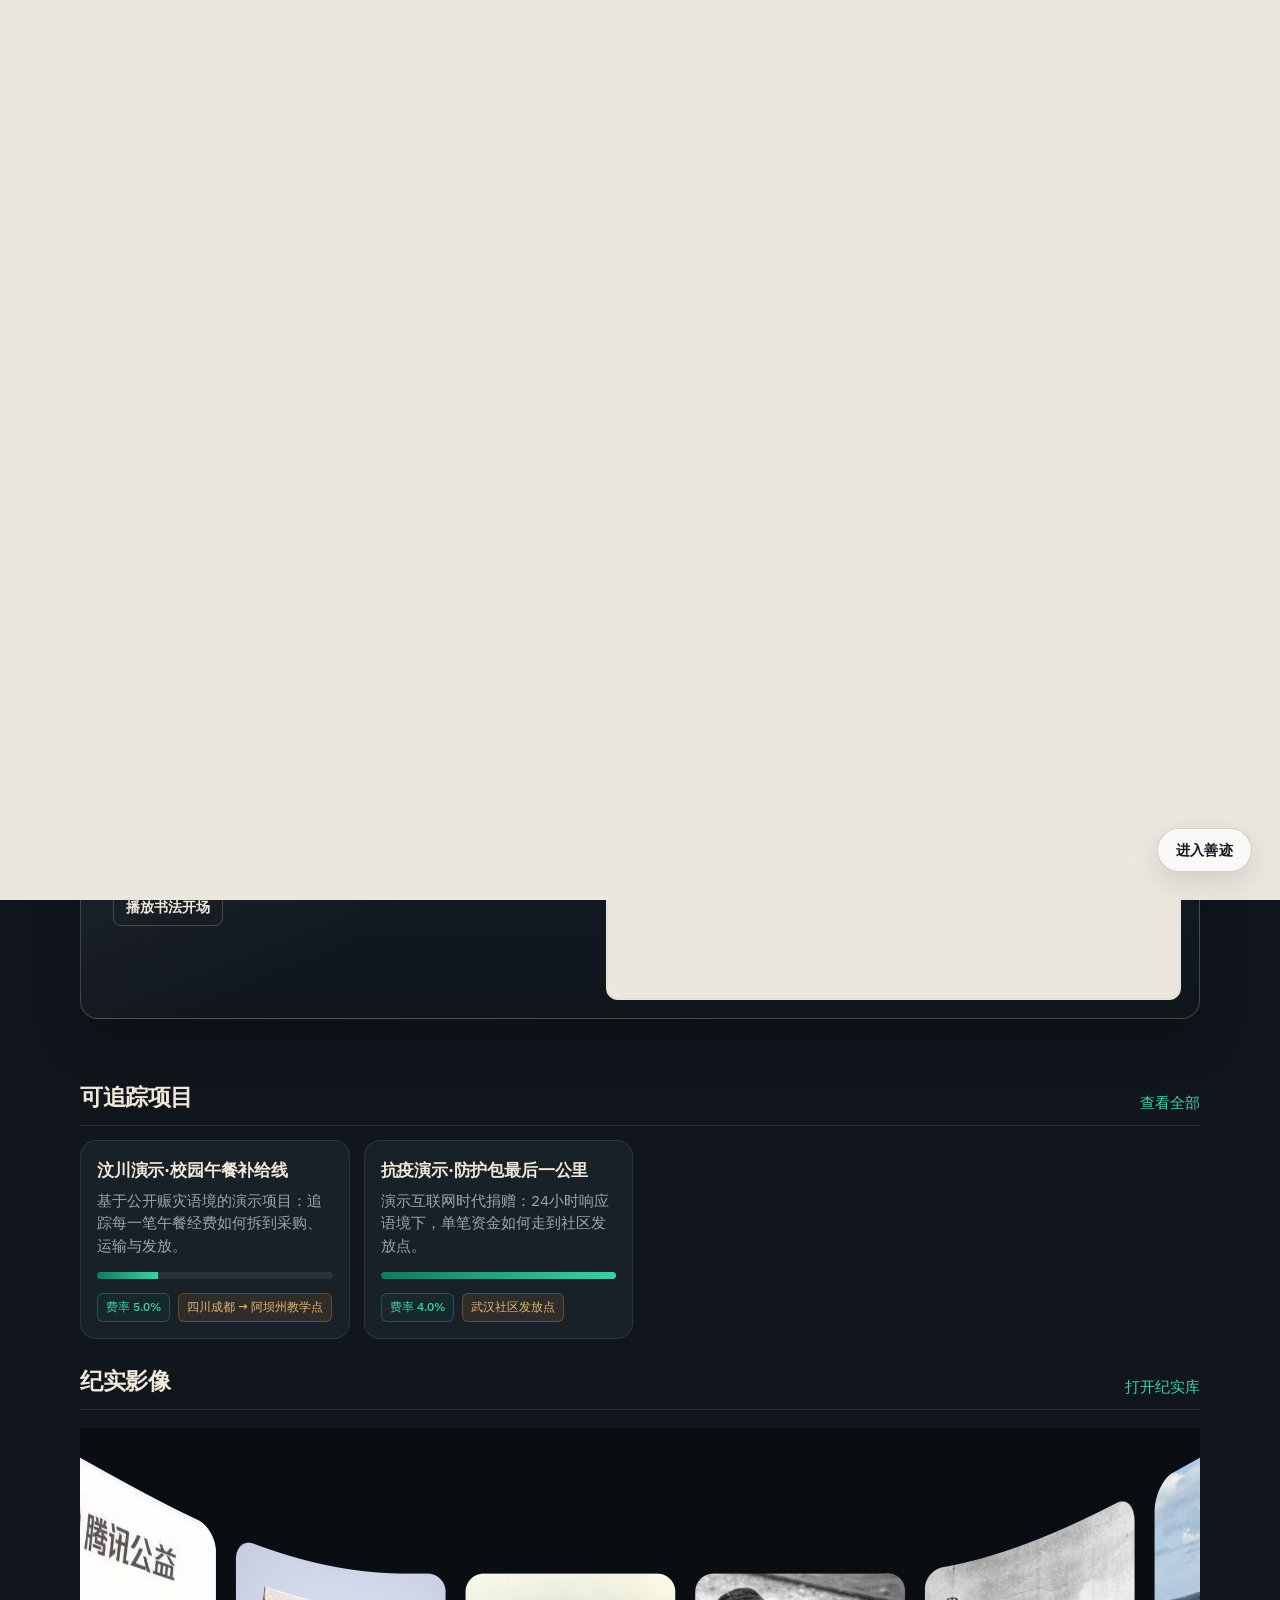
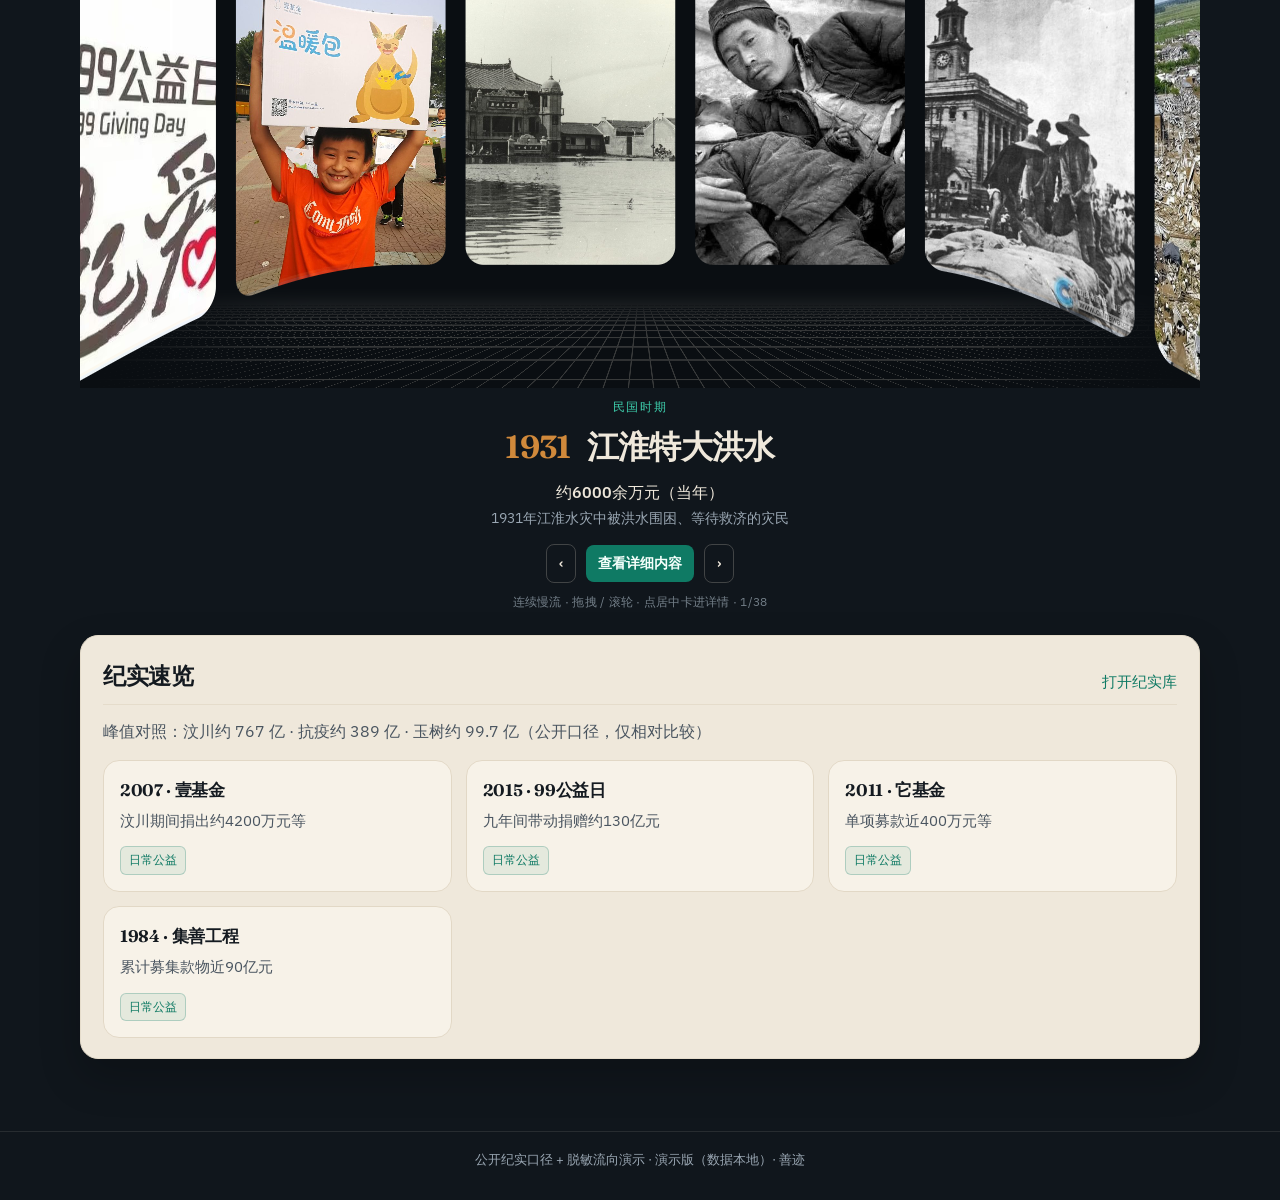
<file: index.html>
<!doctype html>
<html lang="zh-CN">
  <head>
    <meta charset="UTF-8" />
    <meta name="viewport" content="width=device-width, initial-scale=1, viewport-fit=cover" />
    <meta name="theme-color" content="#10161c" />
    <meta name="mobile-web-app-capable" content="yes" />
    <meta name="apple-mobile-web-app-capable" content="yes" />
    <meta name="apple-mobile-web-app-status-bar-style" content="black-translucent" />
    <title>善迹 · 资金流向可查</title>
    <link rel="preconnect" href="https://fonts.googleapis.com" />
    <link rel="preconnect" href="https://fonts.gstatic.com" crossorigin />
    <link
      href="https://fonts.googleapis.com/css2?family=Fraunces:opsz,wght@9..144,500;9..144,650&family=IBM+Plex+Sans:wght@400;500;600&family=IBM+Plex+Mono:wght@500&display=swap"
      rel="stylesheet"
    />
    <script type="module" crossorigin src="./assets/index-D63dVUSm.js"></script>
    <link rel="stylesheet" crossorigin href="./assets/index-CGa1OMe2.css">
  </head>
  <body>
    <div id="root"></div>
  </body>
</html>
</file>
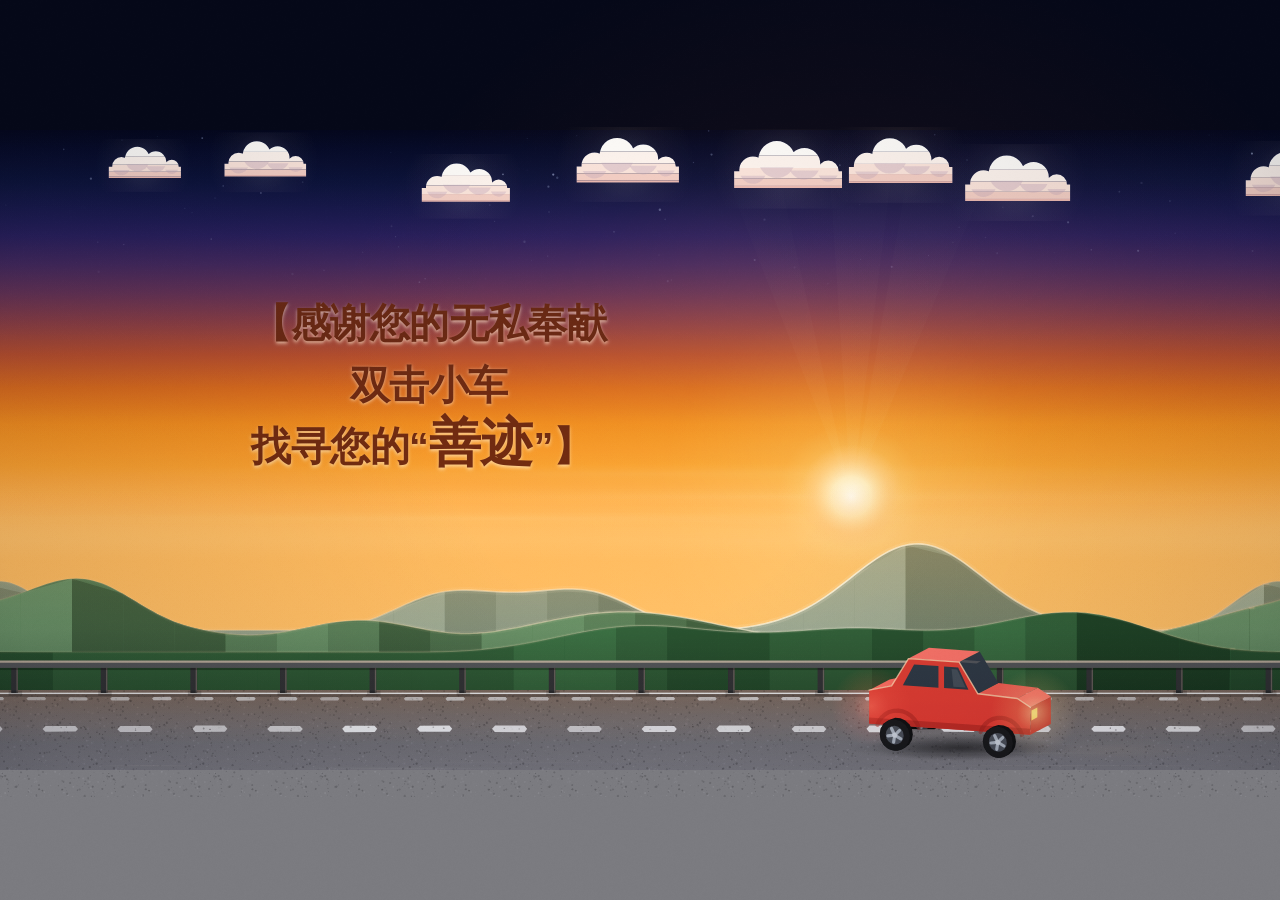
<file: car-road-bg.html>
<!DOCTYPE html>
<html lang="zh-CN">
<head>
<meta charset="utf-8">
<meta name="viewport" content="width=device-width, initial-scale=1">
<title>公路 · 网页背景动画</title>
<style>
  :root { --aspect: 2 / 1; }        /* 宽 / 高 = 2/1（横版） */
  * { box-sizing: border-box; }
  html, body { height: 100%; margin: 0; }
  body {
    display: block;
    background: #070a19;
    overflow: hidden;
  }
  /* iframe / 嵌入：舞台铺满父容器（父级已约束 2:1） */
  .stage {
    position: relative;
    width: 100%;
    height: 100%;
    max-width: none;
    aspect-ratio: auto;
    overflow: hidden;
    box-shadow: none;
  }
  canvas { display: block; width: 100%; height: 100%; }
</style>
</head>
<body>
<div class="stage"><canvas id="scene"></canvas></div>
<script>
(function () {
  'use strict';

  /* ==================== 可调参数 ==================== */
  const ASPECT = 2;          // 宽 / 高 = 2/1（横版）
  const H      = 1200;       // 设计稿高度
  const W      = H * ASPECT; // 设计稿宽度

  const SKY_END   = 0.625;   // 天空（含云）：3/4 收成 5/8，给加高的山让地方
  const MTN_END   = 0.875;   // 山占 1/4，最下面 1/8 是公路
  const CLOUD_TOP = 0.125;   // 云只出现在最上方 1/8
  const DUSK_END  = 0.25;    // 顶部 1/4：傍晚 → 夜晚

  const SPEED = 210;         // 公路 / 白线后退速度（设计像素 / 秒）

  /* ==================== 基础 ==================== */
  const canvas = document.getElementById('scene');
  const ctx = canvas.getContext('2d');
  const HAS_FILTER = 'filter' in ctx;
  const reduced = window.matchMedia('(prefers-reduced-motion: reduce)').matches;

  const ySky = H * SKY_END;  // 900
  const yMtn = H * MTN_END;  // 1050
  const mtnH = yMtn - ySky;  // 150

  let scale = 1;
  let t = 0;
  let pulse = 0;             // 双击小车时的反馈（0→1 衰减）

  /* ==================== 小工具 ==================== */
  function mulberry32(a) {
    return function () {
      a |= 0; a = (a + 0x6D2B79F5) | 0;
      let v = Math.imul(a ^ (a >>> 15), 1 | a);
      v = (v + Math.imul(v ^ (v >>> 7), 61 | v)) ^ v;
      return ((v ^ (v >>> 14)) >>> 0) / 4294967296;
    };
  }

  function roundRect(x, y, w, h, r) {
    r = Math.min(r, Math.abs(w) / 2, Math.abs(h) / 2);
    ctx.beginPath();
    ctx.moveTo(x + r, y);
    ctx.arcTo(x + w, y, x + w, y + h, r);
    ctx.arcTo(x + w, y + h, x, y + h, r);
    ctx.arcTo(x, y + h, x, y, r);
    ctx.arcTo(x, y, x + w, y, r);
    ctx.closePath();
  }

  // 两个十六进制颜色按 t 混合
  function mixColor(a, b, t) {
    const ar = parseInt(a.slice(1, 3), 16), ag = parseInt(a.slice(3, 5), 16), ab = parseInt(a.slice(5, 7), 16);
    const br = parseInt(b.slice(1, 3), 16), bg = parseInt(b.slice(3, 5), 16), bb = parseInt(b.slice(5, 7), 16);
    return 'rgb(' + Math.round(ar + (br - ar) * t) + ',' +
                    Math.round(ag + (bg - ag) * t) + ',' +
                    Math.round(ab + (bb - ab) * t) + ')';
  }

  /* 圆润山脊：若干“升余弦”鼓包叠加，周期 1，可无缝平铺 */
  function makeRidge(seed, count, hMin) {
    const rnd = mulberry32(seed);
    const bumps = [];
    for (let i = 0; i < count; i++) {
      bumps.push({
        c: rnd(),
        w: 0.10 + rnd() * 0.12,   // 半宽
        a: 0.55 + rnd() * 0.45    // 高度权重
      });
    }
    const raw = function (u) {
      let s = 0;
      for (let i = 0; i < bumps.length; i++) {
        const b = bumps[i];
        for (let k = -1; k <= 1; k++) {
          const d = Math.abs(u - b.c - k);
          if (d < b.w) {
            const x = 0.5 + 0.5 * Math.cos(Math.PI * d / b.w);
            s += b.a * x * x;
          }
        }
      }
      return s;
    };
    let mx = 0;
    for (let i = 0; i <= 400; i++) {
      const v = raw(i / 400);
      if (v > mx) mx = v;
    }
    mx = mx || 1;
    return function (u) { return hMin + (1 - hMin) * (raw(u) / mx); };
  }

  /* ==================== 出片后处理 ==================== */
  // 噪点贴图：暗点 + 亮点，平铺使用（胶片颗粒 / 沥青颗粒共用一套生成器）
  function makeNoiseTile(size, seed, darkP, lightP, aMax) {
    const c = document.createElement('canvas');
    c.width = c.height = size;
    const g = c.getContext('2d');
    const img = g.createImageData(size, size);
    const d = img.data;
    const rnd = mulberry32(seed);
    for (let i = 0; i < d.length; i += 4) {
      const v = rnd();
      if (v < darkP) {
        d[i + 3] = 22 + rnd() * aMax;                 // 黑点
      } else if (v > 1 - lightP) {
        d[i] = d[i + 1] = d[i + 2] = 255;             // 白点
        d[i + 3] = 16 + rnd() * aMax * 0.8;
      }
    }
    g.putImageData(img, 0, 0);
    return c;
  }

  // 沥青：大小不一的砂粒，带明暗两面（边界处做环绕，平铺无缝）
  function makeAsphaltTile(size, seed) {
    const c = document.createElement('canvas');
    c.width = c.height = size;
    const g = c.getContext('2d');
    const rnd = mulberry32(seed);
    for (let i = 0; i < 520; i++) {
      const x = rnd() * size, y = rnd() * size, r = 0.5 + rnd() * 1.7;
      g.fillStyle = rnd() < 0.62
        ? 'rgba(16,16,18,' + (0.20 + rnd() * 0.45).toFixed(3) + ')'
        : 'rgba(230,230,236,' + (0.10 + rnd() * 0.22).toFixed(3) + ')';
      for (let ox = -1; ox <= 1; ox++) {
        for (let oy = -1; oy <= 1; oy++) {
          g.beginPath();
          g.arc(x + ox * size, y + oy * size, r, 0, Math.PI * 2);
          g.fill();
        }
      }
    }
    return c;
  }

  const grainTile = makeNoiseTile(256, 991, 0.30, 0.26, 42);
  const asphaltTile = makeAsphaltTile(200, 4421);

  let gradTemp = null, gradVig = null;

  // 整张画面的统一调色：色温过渡 + 暗角 + 胶片颗粒
  function post() {
    if (!gradTemp) {
      gradTemp = ctx.createLinearGradient(0, 0, 0, H);
      gradTemp.addColorStop(0.00, 'rgba(58, 92, 176, 0.95)');   // 天顶偏冷
      gradTemp.addColorStop(0.30, 'rgba(112, 104, 186, 0.55)');
      gradTemp.addColorStop(0.56, 'rgba(255, 156, 78, 0.42)');   // 地平线回暖
      gradTemp.addColorStop(0.80, 'rgba(255, 198, 136, 0.24)');
      gradTemp.addColorStop(1.00, 'rgba(38, 32, 68, 0.60)');     // 地面收一点冷
    }
    // 1) 色温
    ctx.save();
    ctx.globalCompositeOperation = 'soft-light';
    ctx.globalAlpha = 0.34;
    ctx.fillStyle = gradTemp;
    ctx.fillRect(0, 0, W, H);
    ctx.restore();

    // 2) 暗角
    if (!gradVig) {
      gradVig = ctx.createRadialGradient(W * 0.5, H * 0.46, Math.min(W, H) * 0.30,
                                         W * 0.5, H * 0.52, W * 0.76);
      gradVig.addColorStop(0.00, 'rgba(0,0,0,0)');
      gradVig.addColorStop(0.58, 'rgba(6,8,18,0.10)');
      gradVig.addColorStop(0.82, 'rgba(4,6,14,0.24)');
      gradVig.addColorStop(1.00, 'rgba(2,3,10,0.46)');
    }
    ctx.fillStyle = gradVig;
    ctx.fillRect(0, 0, W, H);

    // 3) 胶片颗粒（按设备像素铺，避免被缩放糊掉）
    ctx.save();
    ctx.setTransform(1, 0, 0, 1, 0, 0);
    ctx.globalCompositeOperation = 'overlay';
    ctx.globalAlpha = 0.032;
    const cw = canvas.width, ch = canvas.height;
    const gx = reduced ? 0 : (t * 41) % 256;
    const gy = reduced ? 0 : (t * 67) % 256;
    for (let y = -gy; y < ch; y += 256) {
      for (let x = -gx; x < cw; x += 256) {
        ctx.drawImage(grainTile, Math.round(x), Math.round(y));
      }
    }
    ctx.restore();
  }

  /* ==================== 天空 ==================== */
  const SUN_X = W * 0.665;           // 低悬的太阳
  const SUN_Y = ySky - H * 0.052;

  // 星星：只落在顶部那段夜色里，越往下越淡
  const STARS = (function () {
    const rnd = mulberry32(7731);
    const out = [];
    for (let i = 0; i < 96; i++) {
      out.push({
        x: rnd() * W,
        y: rnd() * H * 0.24,
        a: 0.10 + rnd() * 0.40,
        r: 0.7 + rnd() * 1.6,
        ph: rnd() * Math.PI * 2
      });
    }
    return out;
  })();

  function drawStars() {
    for (let i = 0; i < STARS.length; i++) {
      const s = STARS[i];
      const tw = reduced ? 1 : 0.72 + 0.28 * Math.sin(t * 0.9 + s.ph);
      const fade = 1 - Math.max(0, Math.min(1, (s.y - H * 0.07) / (H * 0.17)));
      const a = s.a * tw * (0.30 + 0.70 * fade);
      if (a <= 0.012) continue;
      ctx.fillStyle = 'rgba(228,236,255,' + a.toFixed(3) + ')';
      ctx.beginPath();
      ctx.arc(s.x, s.y, s.r, 0, Math.PI * 2);
      ctx.fill();
    }
  }

  // 2~3 层雾带：贴着地平线慢慢横向漂移
  const FOG_BANDS = [
    { y: ySky - H * 0.088, h: H * 0.017, a: 0.07, sp: 0.050, ph: 0.0 },
    { y: ySky - H * 0.052, h: H * 0.014, a: 0.09, sp: -0.035, ph: 2.1 },
    { y: ySky - H * 0.018, h: H * 0.011, a: 0.11, sp: 0.070, ph: 4.2 }
  ];

  function drawFog() {
    for (let i = 0; i < FOG_BANDS.length; i++) {
      const b = FOG_BANDS[i];
      const cx = W / 2 + Math.sin(t * b.sp + b.ph) * W * 0.12;
      ctx.save();
      ctx.globalCompositeOperation = 'screen';
      ctx.translate(cx, b.y);
      ctx.scale(1, b.h / (W * 0.45));
      const rg = ctx.createRadialGradient(0, 0, 0, 0, 0, W * 0.45);
      rg.addColorStop(0.00, 'rgba(255, 214, 170,' + b.a.toFixed(3) + ')');
      rg.addColorStop(0.50, 'rgba(255, 186, 136,' + (b.a * 0.40).toFixed(3) + ')');
      rg.addColorStop(1.00, 'rgba(255, 170, 120, 0)');
      ctx.fillStyle = rg;
      ctx.beginPath();
      ctx.arc(0, 0, W * 0.45, 0, Math.PI * 2);
      ctx.fill();
      ctx.restore();
    }
  }

  function drawSky() {
    // 天空一直铺到山脚；画得比画面大很多，转场整体旋转时四角也不会露底
    // 一条完整的黄昏渐变：夜蓝 → 紫 → 焦橙 → 地平线的暖金（保留暖调）
    const g = ctx.createLinearGradient(0, 0, 0, ySky);
    g.addColorStop(0.000, '#050818');
    g.addColorStop(0.055, '#080D24');
    g.addColorStop(0.125, '#0E1433');
    g.addColorStop(0.195, '#1A1B45');
    g.addColorStop(0.265, '#2B2155');
    g.addColorStop(0.335, '#452A57');
    g.addColorStop(0.410, '#66344F');
    g.addColorStop(0.485, '#8C403F');
    g.addColorStop(0.560, '#B34E2B');
    g.addColorStop(0.645, '#D66A1D');
    g.addColorStop(0.735, '#EE8A1E');
    g.addColorStop(0.835, '#F89A2C');
    g.addColorStop(0.925, '#FFAD4E');
    g.addColorStop(1.000, '#FFC069');
    ctx.fillStyle = g;
    ctx.fillRect(-W, -H, W * 3, yMtn + H + 2);

    // 星
    drawStars();

    // 低悬的太阳：大团暖光晕 + 贴地光带 + 亮核（随后被山挡住，只露一圈边）
    ctx.save();
    ctx.globalCompositeOperation = 'screen';

    const s = ctx.createRadialGradient(SUN_X, SUN_Y, 0, SUN_X, SUN_Y, W * 0.44);
    s.addColorStop(0.000, 'rgba(255, 244, 212, 0.88)');
    s.addColorStop(0.040, 'rgba(255, 216, 152, 0.52)');
    s.addColorStop(0.130, 'rgba(255, 178, 98, 0.24)');
    s.addColorStop(0.340, 'rgba(255, 140, 58, 0.10)');
    s.addColorStop(0.660, 'rgba(255, 112, 36, 0.03)');
    s.addColorStop(1.000, 'rgba(255, 100, 30, 0)');
    ctx.fillStyle = s;
    ctx.fillRect(-W, -H, W * 3, yMtn + H + 2);

    // 山脊背后的一束淡逆光（很轻的几道光柱）
    for (let i = 0; i < 3; i++) {
      const a = -Math.PI / 2 + (i - 1) * 0.30 + Math.sin(t * 0.09 + i * 1.7) * 0.03;
      const len = H * 0.58;
      const spread = 0.075 + i * 0.02;
      const sg = ctx.createLinearGradient(SUN_X, SUN_Y,
                                          SUN_X + Math.cos(a) * len,
                                          SUN_Y + Math.sin(a) * len);
      sg.addColorStop(0.00, 'rgba(255, 226, 172, 0.045)');
      sg.addColorStop(0.45, 'rgba(255, 210, 152, 0.022)');
      sg.addColorStop(1.00, 'rgba(255, 196, 140, 0)');
      ctx.fillStyle = sg;
      ctx.beginPath();
      ctx.moveTo(SUN_X, SUN_Y);
      ctx.lineTo(SUN_X + Math.cos(a - spread) * len, SUN_Y + Math.sin(a - spread) * len);
      ctx.lineTo(SUN_X + Math.cos(a + spread) * len, SUN_Y + Math.sin(a + spread) * len);
      ctx.closePath();
      ctx.fill();
    }

    const b = ctx.createLinearGradient(0, ySky - H * 0.20, 0, ySky + H * 0.05);
    b.addColorStop(0.00, 'rgba(255, 196, 120, 0)');
    b.addColorStop(0.64, 'rgba(255, 206, 140, 0.06)');
    b.addColorStop(0.87, 'rgba(255, 230, 182, 0.11)');
    b.addColorStop(1.00, 'rgba(255, 210, 150, 0)');
    ctx.fillStyle = b;
    ctx.fillRect(-W, ySky - H * 0.22, W * 3, H * 0.30);
    ctx.restore();

    // 雾带
    drawFog();

    // 太阳本体
    const d = ctx.createRadialGradient(SUN_X, SUN_Y, 0, SUN_X, SUN_Y, H * 0.082);
    d.addColorStop(0.00, 'rgba(255, 252, 242, 1.00)');
    d.addColorStop(0.38, 'rgba(255, 238, 196, 0.95)');
    d.addColorStop(0.72, 'rgba(255, 208, 142, 0.55)');
    d.addColorStop(1.00, 'rgba(255, 198, 124, 0)');
    ctx.fillStyle = d;
    ctx.beginPath();
    ctx.arc(SUN_X, SUN_Y, H * 0.082, 0, Math.PI * 2);
    ctx.fill();
  }

  /* ==================== 云 ==================== */
  const CLOUD_BASE = H * CLOUD_TOP * 2.0;
  const CLOUD_COUNT = Math.max(3, Math.min(8, Math.round(W / 320)));
  const clouds = [];
  (function initClouds() {
    const rnd = mulberry32(20261104);
    for (let i = 0; i < CLOUD_COUNT; i++) {
      const s = 0.50 + rnd() * 0.35;
      const w = CLOUD_BASE * s;
      const h = w * 0.42;
      const maxY = Math.max(4, CLOUD_TOP * H - h - 10);
      clouds.push({
        x0: (i / CLOUD_COUNT) * W + rnd() * (W / CLOUD_COUNT) * 0.6,
        y: 8 + rnd() * maxY,
        w: w,
        h: h,
        spd: 34 + rnd() * 26,                 // 横向飘移速度
        ph: rnd() * Math.PI * 2,              // 上下浮动的相位
        seed: (rnd() * 1e6) | 0
      });
    }
  })();

  function drawCloud(x, y, w, h) {
    const puffs = [
      [0.22, 0.62, 0.26],
      [0.41, 0.42, 0.35],
      [0.63, 0.50, 0.30],
      [0.82, 0.64, 0.20]
    ];

    // 亮部柔光：云背后先铺一层暖光，和夕阳同源
    ctx.save();
    ctx.globalCompositeOperation = 'screen';
    const gg = ctx.createRadialGradient(x + w * 0.48, y + h * 0.56, 0,
                                        x + w * 0.48, y + h * 0.56, w * 0.58);
    gg.addColorStop(0.00, 'rgba(255, 238, 214, 0.14)');
    gg.addColorStop(0.55, 'rgba(255, 214, 178, 0.045)');
    gg.addColorStop(1.00, 'rgba(255, 200, 170, 0)');
    ctx.fillStyle = gg;
    ctx.fillRect(x - w * 0.15, y - h * 0.15, w * 1.3, h * 1.5);
    ctx.restore();

    ctx.save();
    ctx.translate(x, y);

    ctx.beginPath();
    ctx.rect(w * 0.07, h * 0.64, w * 0.86, h * 0.32);
    for (let i = 0; i < puffs.length; i++) {
      const p = puffs[i];
      ctx.moveTo(p[0] * w + p[2] * h, p[1] * h);
      ctx.arc(p[0] * w, p[1] * h, p[2] * h, 0, Math.PI * 2);
    }
    ctx.clip();

    // 上亮下暗的纯色带：表现体积；底部带一点夕阳反照的暖粉，和天空同一个光
    const bands = [
      [0.00, '#FFFDFA'],
      [0.34, '#FFF6EE'],
      [0.58, '#FCE7DA'],
      [0.78, '#F5D2C2'],
      [0.92, '#EDBDAD']
    ];
    for (let i = 0; i < bands.length; i++) {
      const y0 = bands[i][0] * h;
      const y1 = (i + 1 < bands.length ? bands[i + 1][0] : 1) * h;
      ctx.fillStyle = bands[i][1];
      ctx.fillRect(0, y0, w, y1 - y0);
    }

    // 每团底部压一道暗月牙，暗示圆滚滚的球体
    for (let i = 0; i < puffs.length; i++) {
      const px = puffs[i][0] * w;
      const py = puffs[i][1] * h;
      const pr = puffs[i][2] * h;
      const a1 = Math.asin(0.42), a2 = Math.PI - a1;
      ctx.beginPath();
      ctx.moveTo(px + pr * Math.cos(a1), py + pr * Math.sin(a1));
      ctx.arc(px, py, pr, a1, a2);
      ctx.closePath();
      ctx.fillStyle = 'rgba(196,168,178,0.34)';
      ctx.fill();
    }

    ctx.restore();
  }

  function drawClouds() {
    for (let i = 0; i < clouds.length; i++) {
      const c = clouds[i];
      const span = W + c.w;
      let x = (c.x0 - t * c.spd) % span;
      if (x < 0) x += span;
      // 除了后退，还轻轻上下浮动
      const bob = Math.sin(t * 0.8 + c.ph) * H * 0.005;
      drawCloud(x - c.w, c.y + bob, c.w, c.h);
    }
  }

  /* ==================== 山（三层景深） ==================== */
  const ridgeSpecs = [
    { seed: 7,  hMin: 0.40, amp: 0.90, speed: 20,
      cBase: '#7E9A8C', cLight: '#96AFA1', cDark: '#688274', base: yMtn - 4, count: 6 },
    { seed: 23, hMin: 0.45, amp: 0.70, speed: 38,
      cBase: '#4E7B56', cLight: '#63936B', cDark: '#395F41', base: yMtn + 1, count: 5 },
    { seed: 41, hMin: 0.50, amp: 0.50, speed: 62,
      cBase: '#2B5E3A', cLight: '#387145', cDark: '#1C4227', base: yMtn + 4, count: 4 }
  ];
  for (let i = 0; i < ridgeSpecs.length; i++) {
    ridgeSpecs[i].h = makeRidge(ridgeSpecs[i].seed, ridgeSpecs[i].count, ridgeSpecs[i].hMin);
  }

  // 预生成每层山脊的折线 / 裁切路径 / 描边路径（形状是常量，不必每帧重算）
  for (let i = 0; i < ridgeSpecs.length; i++) {
    const L = ridgeSpecs[i];
    const amp = L.amp * mtnH;
    const bottom = yMtn + 8;
    L.clipPath = new Path2D();
    L.rimPath = new Path2D();
    L.clipPath.moveTo(-2, bottom);
    for (let x = 0; x <= W + 8; x += 8) {
      const y = L.base - amp * L.h(Math.min(1, x / W));
      L.clipPath.lineTo(x, y);
      if (x === 0) L.rimPath.moveTo(x, y); else L.rimPath.lineTo(x, y);
    }
    L.clipPath.lineTo(W + 10, bottom);
    L.clipPath.closePath();
  }

  function drawHills() {
    for (let i = 0; i < ridgeSpecs.length; i++) {
      const L = ridgeSpecs[i];
      const amp = L.amp * mtnH;
      const off = (t * L.speed) % W;
      const bottom = yMtn + 8;

      for (let k = 0; k < 2; k++) {
        const ox = -off + k * W;

        // 按山脊轮廓裁切
        ctx.save();
        ctx.translate(ox, 0);
        ctx.clip(L.clipPath);

        // 底色（顺便盖住分段接缝）
        ctx.fillStyle = L.cBase;
        ctx.fillRect(-2, ySky - 12, W + 4, mtnH + 42);

        // 按坡度分段上色：迎光面亮、背光面暗 → 低多边形立体块面
        const SEG = 96;
        for (let x = 0; x < W; x += SEG) {
          const xa = x, xb = Math.min(x + SEG, W);
          const y1 = L.base - amp * L.h(xa / W);
          const y2 = L.base - amp * L.h(xb / W);
          const m = (y2 - y1) / (xb - xa);
          let s = Math.max(0, Math.min(1, 0.5 - m * 2.3));
          s = Math.round(s * 3) / 3;           // 量化成 4 级色阶，块面更硬朗
          ctx.fillStyle = mixColor(L.cDark, L.cLight, s);
          ctx.beginPath();
          ctx.moveTo(xa, y1);
          ctx.lineTo(xb, y2);
          ctx.lineTo(xb + 0.8, bottom);
          ctx.lineTo(xa, bottom);
          ctx.closePath();
          ctx.fill();
        }

        // 山脚压暗，块面才有厚度
        const ao = ctx.createLinearGradient(0, ySky, 0, bottom);
        ao.addColorStop(0, 'rgba(0,0,0,0)');
        ao.addColorStop(0.6, 'rgba(0,0,0,0.04)');
        ao.addColorStop(1, 'rgba(0,0,0,0.22)');
        ctx.fillStyle = ao;
        ctx.fillRect(-2, ySky - 12, W + 4, mtnH + 42);

        ctx.restore();
      }

      // 空气透视：越远的山越往天空的橙色里褪（两端淡入淡出，避免出现硬边）
      if (i < 2) {
        const a = i === 0 ? 0.16 : 0.08;
        const top = ySky - H * 0.07;
        const hz = ctx.createLinearGradient(0, top, 0, yMtn);
        hz.addColorStop(0, 'rgba(255, 158, 58, 0)');
        hz.addColorStop((ySky - top) / (yMtn - top), 'rgba(255, 158, 58,' + a + ')');
        hz.addColorStop(1, 'rgba(255, 158, 58, 0)');
        ctx.fillStyle = hz;
        ctx.fillRect(0, top, W, yMtn - top + 2);
      }

      // 逆光描边：太阳那一侧的山脊被点亮，轮廓从天空里“脱”出来
      for (let k = 0; k < 2; k++) {
        const ox = -off + k * W;
        ctx.save();
        ctx.translate(ox, 0);
        const f = SUN_X / W;
        const rimA = i === 0 ? 0.90 : (i === 1 ? 0.70 : 0.46);
        const gx = ctx.createLinearGradient(-ox, 0, W - ox, 0);
        gx.addColorStop(0.00, 'rgba(255, 208, 158, ' + (rimA * 0.22).toFixed(3) + ')');
        gx.addColorStop(Math.max(0.01, f - 0.38), 'rgba(255, 224, 180, ' + (rimA * 0.50).toFixed(3) + ')');
        gx.addColorStop(f, 'rgba(255, 248, 226, ' + rimA.toFixed(3) + ')');
        gx.addColorStop(Math.min(0.99, f + 0.26), 'rgba(255, 218, 168, ' + (rimA * 0.58).toFixed(3) + ')');
        gx.addColorStop(1.00, 'rgba(255, 200, 152, ' + (rimA * 0.34).toFixed(3) + ')');
        ctx.strokeStyle = gx;
        ctx.lineJoin = 'round';
        ctx.lineCap = 'round';
        // 先一道宽的柔光，再压一道细亮线
        ctx.globalAlpha = 0.16;
        ctx.lineWidth = (i === 0 ? 5.2 : (i === 1 ? 3.8 : 2.8)) * 2.2;
        ctx.stroke(L.rimPath);
        ctx.globalAlpha = 1;
        ctx.lineWidth = i === 0 ? 3.0 : (i === 1 ? 2.4 : 1.8);
        ctx.stroke(L.rimPath);
        ctx.restore();
      }
    }
  }

  /* ==================== 公路 ==================== */
  // 画面最下沿的速度拖影（越靠近镜头越快）
  const SMEARS = (function () {
    const rnd = mulberry32(9021);
    const out = [];
    for (let i = 0; i < 9; i++) {
      out.push({
        y: H * (0.966 + rnd() * 0.032),
        w: W * (0.08 + rnd() * 0.24),
        h: 1.0 + rnd() * 2.6,
        a: 0.030 + rnd() * 0.050,
        sp: 2.0 + rnd() * 2.4
      });
    }
    return out;
  })();

  // 边缘不齐、有磨损缺口的旧白线
  function wornDash(x, y, w, h, seed, color) {
    const rnd = mulberry32(seed);
    const jy = h * 0.10, jx = h * 0.12;
    const a0 = ctx.globalAlpha;
    const x0 = x + (rnd() - 0.5) * jx;
    const x1 = x + w + (rnd() - 0.5) * jx;
    const y0 = y + (rnd() - 0.5) * jy;
    const y1 = y + h + (rnd() - 0.5) * jy;

    ctx.fillStyle = color;
    ctx.globalAlpha = a0 * (0.70 + rnd() * 0.28);
    ctx.beginPath();
    ctx.moveTo(x0 + h * 0.5, y0);
    ctx.lineTo(x1 - h * 0.45, y0 + (rnd() - 0.5) * jy * 0.6);
    ctx.lineTo(x1, y0 + h * 0.5);
    ctx.lineTo(x1 - h * 0.40, y1);
    ctx.lineTo(x0 + h * 0.45, y1 + (rnd() - 0.5) * jy * 0.5);
    ctx.lineTo(x0, y0 + h * 0.5);
    ctx.closePath();
    ctx.fill();

    // 掉漆的小缺口
    ctx.globalAlpha = a0 * 0.55;
    ctx.fillStyle = 'rgba(96,96,101,1)';
    for (let i = 0; i < 2; i++) {
      const wx = x0 + (0.22 + rnd() * 0.56) * (x1 - x0);
      const wy = y0 + (0.2 + rnd() * 0.6) * (y1 - y0);
      ctx.beginPath();
      ctx.ellipse(wx, wy, h * (0.08 + rnd() * 0.12), h * (0.06 + rnd() * 0.10), 0, 0, Math.PI * 2);
      ctx.fill();
    }
    ctx.globalAlpha = a0;
  }

  function drawGuardrail(top, alpha) {
    if (alpha <= 0.02) return;
    const off = (t * SPEED) % 168;
    const railH = H * 0.0115;
    const railY = top - H * 0.046;

    ctx.save();
    ctx.globalAlpha = alpha;

    // 立柱（受光边朝太阳一侧）
    for (let x = -off - 168; x < W + 168; x += 168) {
      ctx.fillStyle = '#2C2F33';
      ctx.fillRect(x, railY + railH * 0.4, H * 0.0105, H * 0.046);
      ctx.fillStyle = 'rgba(226, 206, 184, 0.28)';
      ctx.fillRect(x + H * 0.0082, railY + railH * 0.4, H * 0.0020, H * 0.046);
      ctx.fillStyle = 'rgba(0, 0, 0, 0.18)';
      ctx.fillRect(x - H * 0.004, top + H * 0.001, H * 0.021, H * 0.008);
    }

    // 横梁：一条暗铁色 + 上沿被夕阳照亮
    ctx.fillStyle = '#4B4F54';
    ctx.fillRect(-W, railY, W * 3, railH);
    ctx.fillStyle = 'rgba(255, 232, 200, 0.55)';
    ctx.fillRect(-W, railY, W * 3, H * 0.0034);
    ctx.fillStyle = 'rgba(0, 0, 0, 0.28)';
    ctx.fillRect(-W, railY + railH, W * 3, H * 0.0034);
    ctx.restore();
  }

  function drawRoad(p, top) {
    const det = Math.max(0, 1 - p * 2.6);          // 俯视时收掉侧视专属细节

    const g = ctx.createLinearGradient(0, top, 0, H);
    g.addColorStop(0, '#54545A');
    g.addColorStop(0.42, '#686970');
    g.addColorStop(1, '#7B7B80');
    ctx.fillStyle = g;
    ctx.fillRect(-W, top, W * 3, H * 4);

    // 远处路面被夕阳染一点暖色
    const hz = ctx.createLinearGradient(0, top, 0, top + H * 0.085);
    hz.addColorStop(0, 'rgba(255, 168, 92, 0.18)');
    hz.addColorStop(1, 'rgba(255, 168, 92, 0)');
    ctx.fillStyle = hz;
    ctx.fillRect(-W, top, W * 3, H * 0.085);

    // 沥青细噪点（跟着路面往左滚）
    const aOff = (t * SPEED) % 200;
    ctx.save();
    ctx.globalCompositeOperation = 'overlay';
    ctx.globalAlpha = 0.40 * (1 - p * 0.40);
    for (let x = -aOff - 200; x < W + 200; x += 200) {
      for (let y = top; y < H; y += 200) {
        ctx.drawImage(asphaltTile, x, y);
      }
    }
    ctx.restore();

    // 路肩亮线 + 阴影（随路面一起移出画面）
    if (p < 0.98) {
      const lineH = Math.max(2, H * 0.0022);
      ctx.fillStyle = 'rgba(236,239,243,0.85)';
      ctx.fillRect(-W, top + 5, W * 3, lineH);
      ctx.fillStyle = 'rgba(0,0,0,0.20)';
      ctx.fillRect(-W, top + 5 + lineH, W * 3, Math.max(2, H * 0.0045));
    }

    // 白虚线：从车身后方逐渐移到车身正中，俯视时正好从车底穿过
    const dashW = H * 0.055;
    const gapW = H * 0.062;
    const period = dashW + gapW;
    const dashH = H * 0.0095;
    const yD = carBaseY - H * (0.034 * (1 - p) + 0.004 * p);
    const off = (t * SPEED) % period;

    // 远车道的虚线：更小、更淡、更慢 —— 一条简易透视
    const period2 = period * 0.56;
    const off2 = (t * SPEED * 0.58) % period2;
    const yD2 = yD - H * 0.045;
    for (let x = -off2 - W * 2; x < W * 3; x += period2) {
      const idx = Math.round((x + off2) / period2);
      wornDash(x, yD2, dashW * 0.56, dashH * 0.56, Math.abs(idx) * 271 + 31,
               'rgba(228,230,235,0.70)');
    }

    // 近车道的中线
    for (let x = -off - W * 2; x < W * 3; x += period) {
      const idx = Math.round((x + off) / period);
      wornDash(x, yD, dashW, dashH, Math.abs(idx) * 131 + 17,
               'rgba(240,242,246,0.92)');
    }

    // 护栏立柱（只在侧视时出现）
    drawGuardrail(top, det);

    // 画面最下沿的速度拖影
    if (det > 0.02) {
      for (let i = 0; i < SMEARS.length; i++) {
        const s = SMEARS[i];
        const span = W * 1.9;
        const x = W * 1.25 - ((t * SPEED * s.sp + i * 517) % span);
        const lg = ctx.createLinearGradient(x, 0, x + s.w, 0);
        lg.addColorStop(0.00, 'rgba(255,248,238,0)');
        lg.addColorStop(0.50, 'rgba(255,248,238,' + (s.a * det).toFixed(3) + ')');
        lg.addColorStop(1.00, 'rgba(255,248,238,0)');
        ctx.fillStyle = lg;
        ctx.fillRect(x, s.y, s.w, s.h);
      }
    }
  }

  /* ==================== 小车（3D 棱柱 · 纯色块） ==================== */
  let YAW = 20 * Math.PI / 180;       // 绕 y 轴偏一点，露出车头和另一侧车轮
  let PITCH = 11 * Math.PI / 180;     // 略俯视，露出车顶
  let CY = Math.cos(YAW), SY = Math.sin(YAW);
  let CP = Math.cos(PITCH), SP = Math.sin(PITCH);

  // 转场：双击小车 → 升到车顶（view.p 0→1），继续升高 → 中国地图（1→2）
  const view = { p: 0, target: 0 };
  let carBaseX = 0, carBaseY = 0;

  // 地图缩放 / 平移（滚轮 + 拖拽）
  const mapView = { zoom: 1, x: 0, y: 0 };
  let mapLayout = null;        // 当前地图在画面里的位置（每帧更新）
  let followCar = false;       // 是否让地图自动跟随最新位置

  // 分步缓动，每步：{ to, dur, hold }
  let anim = null;
  let lastNow = 0;             // 用同一个时钟（rAF 时间戳）驱动动画，避免两套时钟
  function playSequence(list) {
    let from = view.p;
    const steps = list.map(function (it) {
      const st = { from: from, to: it.to, dur: it.dur, hold: it.hold || 0 };
      from = it.to;
      return st;
    });
    anim = { steps: steps, i: 0, t0: lastNow || performance.now() };
    view.target = steps[steps.length - 1].to;
  }

  function updateCamera() {
    const p = Math.min(1, view.p);             // 第二阶段（地图）保持俯视
    YAW = (20 - 20 * p) * Math.PI / 180;       // 20° → 0°：正对车头
    PITCH = (11 + 79 * p) * Math.PI / 180;     // 11° → 90°：正上方
    CY = Math.cos(YAW); SY = Math.sin(YAW);
    CP = Math.cos(PITCH); SP = Math.sin(PITCH);
  }

  // 预览/调试用：?p=0.5 停在转场中途；?auto=1 打开页面就自动播一次
  (function () {
    const m = /[?&]p=([0-9.]+)/.exec(location.search);
    if (m) {
      view.p = Math.max(0, Math.min(2, parseFloat(m[1])));
      view.target = view.p;
    }
    if (/[?&]auto=1/.test(location.search)) playSequence([{ to: 1, dur: 1700, hold: 350 }, { to: 2, dur: 2100 }]);
    const mz = /[?&]z=([0-9.]+)/.exec(location.search);
    if (mz) mapView.zoom = Math.max(1, Math.min(6, parseFloat(mz[1])));
  })();

  // 侧视轮廓（x 向右、y 向上，逆时针）
  const BODY = [
    [-0.86, 0.24], [0.86, 0.24], [0.86, 0.52], [0.72, 0.60],
    [0.30, 0.62], [0.10, 0.93], [-0.44, 0.93], [-0.62, 0.64], [-0.86, 0.58]
  ];
  const BODY_Z = 0.30;                // 车身半宽
  const GLASS = '#2A3644';
  const RED_SIDE = '#DA3B33';
  const RED_TOP = '#F5685E';
  const RED_FRONT = '#C3322C';

  let carK = 1, carX = 0, carY = 0;

  // 车身局部坐标 (x 右, y 上, z 朝镜头) → 屏幕
  function P(x, y, z) {
    const d = x * SY + z * CY;
    return [
      carX + (x * CY - z * SY) * carK,
      carY + (-y * CP + d * SP) * carK
    ];
  }

  function poly(pts, color) {
    ctx.beginPath();
    ctx.moveTo(pts[0][0], pts[0][1]);
    for (let i = 1; i < pts.length; i++) ctx.lineTo(pts[i][0], pts[i][1]);
    ctx.closePath();
    ctx.fillStyle = color;
    ctx.fill();
  }

  function disc(x, y, z, r, color) {
    const n = 16, pts = [];
    for (let i = 0; i < n; i++) {
      const a = (i / n) * Math.PI * 2;
      pts.push(P(x + Math.cos(a) * r, y + Math.sin(a) * r, z));
    }
    poly(pts, color);
  }

  // 点集的凸包（用来画轮胎两端的“厚度”）
  function hull(points) {
    const pts = points.slice().sort(function (a, b) {
      return a[0] - b[0] || a[1] - b[1];
    });
    const cross = function (o, a, b) {
      return (a[0] - o[0]) * (b[1] - o[1]) - (a[1] - o[1]) * (b[0] - o[0]);
    };
    const lower = [], upper = [];
    for (let i = 0; i < pts.length; i++) {
      while (lower.length >= 2 && cross(lower[lower.length - 2], lower[lower.length - 1], pts[i]) <= 0) lower.pop();
      lower.push(pts[i]);
    }
    for (let i = pts.length - 1; i >= 0; i--) {
      while (upper.length >= 2 && cross(upper[upper.length - 2], upper[upper.length - 1], pts[i]) <= 0) upper.pop();
      upper.push(pts[i]);
    }
    lower.pop(); upper.pop();
    return lower.concat(upper);
  }

  function wheel(x, z, far) {
    const r = 0.16, y = 0.16, dir = z > 0 ? 1 : -1;
    const cTire  = far ? '#0A0B0C' : '#191A1D';
    const cRim   = far ? '#343A42' : '#4A505A';
    const cSpoke = far ? '#7A828C' : '#A7B0BC';
    const cHub   = far ? '#949CA7' : '#C6CDD7';

    // 胎面：两端圆的外轮廓，俯视时露出的就是这一圈“厚度”
    const ring = [];
    for (let i = 0; i < 18; i++) {
      const a = (i / 18) * Math.PI * 2;
      const px = x + Math.cos(a) * r, py = y + Math.sin(a) * r;
      ring.push(P(px, py, z));
      ring.push(P(px, py, z - dir * 0.09));
    }
    poly(hull(ring), far ? '#08090A' : '#101113');

    disc(x, y, z, r, cTire);                           // 轮胎端面
    disc(x, y, z + dir * 0.002, r * 0.60, cRim);       // 轮辋

    // 车向画面右侧开 → 轮子顺时针转；局部 y 轴向上、投影时翻转，所以角度取负
    const ang = -(t * SPEED) / (r * carK);
    ctx.strokeStyle = cSpoke;
    ctx.lineWidth = r * 0.20 * carK;
    ctx.lineCap = 'round';
    for (let i = 0; i < 5; i++) {
      const a = ang + (i / 5) * Math.PI * 2;
      const p1 = P(x + Math.cos(a) * r * 0.18, y + Math.sin(a) * r * 0.18, z + dir * 0.003);
      const p2 = P(x + Math.cos(a) * r * 0.46, y + Math.sin(a) * r * 0.46, z + dir * 0.003);
      ctx.beginPath();
      ctx.moveTo(p1[0], p1[1]);
      ctx.lineTo(p2[0], p2[1]);
      ctx.stroke();
    }
    disc(x, y, z + dir * 0.004, r * 0.17, cHub);       // 中心盖
  }

  function drawCar() {
    const carH = H * 0.145;
    carK = carH / 0.93;
    carX = carBaseX;
    carY = carBaseY;

    // 侧视专属细节（轮眉、轮廓光、尾灯、上下浮动）在俯视时全部收掉
    const sideP = Math.min(1, Math.max(0, view.p));
    const det = Math.max(0, 1 - sideP * 2.2);

    // 行驶时车身极轻微上下浮动
    if (det > 0.01) carY += Math.sin(t * 2.35) * H * 0.0017 * det;

    // 双击反馈：轻微跳一下 + 放大一点
    if (pulse > 0) {
      carY -= H * 0.012 * pulse;
      carK *= 1 + 0.06 * pulse;
    }

    // 地面投影
    const sw = carH * 1.75 * 0.55;
    ctx.save();
    ctx.translate(carX, carY);
    ctx.scale(1, 0.16);
    const sg = ctx.createRadialGradient(0, 0, sw * 0.05, 0, 0, sw);
    sg.addColorStop(0, 'rgba(0,0,0,0.34)');
    sg.addColorStop(1, 'rgba(0,0,0,0)');
    ctx.fillStyle = sg;
    ctx.beginPath();
    ctx.arc(0, 0, sw, 0, Math.PI * 2);
    ctx.fill();
    ctx.restore();

    // 接地阴影：贴着轮胎的一小团更实的暗
    if (det > 0.01) {
      ctx.save();
      ctx.globalAlpha = 0.55 * det;
      ctx.translate(carX, carY + carK * 0.012);
      ctx.scale(1, 0.10);
      const cg = ctx.createRadialGradient(0, 0, 0, 0, 0, carK * 1.16);
      cg.addColorStop(0.00, 'rgba(0,0,0,0.55)');
      cg.addColorStop(0.55, 'rgba(0,0,0,0.22)');
      cg.addColorStop(1.00, 'rgba(0,0,0,0)');
      ctx.fillStyle = cg;
      ctx.beginPath();
      ctx.arc(0, 0, carK * 1.16, 0, Math.PI * 2);
      ctx.fill();
      ctx.restore();
    }

    // 远端两个车轮（先画，之后会被车身挡住；裁到侧裙以上，免得在车底露出黑月牙）
    const rk0 = P(-0.86, 0.24, BODY_Z), rk1 = P(0.86, 0.24, BODY_Z);
    ctx.save();
    ctx.beginPath();
    ctx.moveTo(rk0[0] - 4000, rk0[1] - 4000);
    ctx.lineTo(rk1[0] + 4000, rk1[1] - 4000);
    ctx.lineTo(rk1[0] + 4000, rk1[1]);
    ctx.lineTo(rk0[0] - 4000, rk0[1]);
    ctx.closePath();
    ctx.clip();
    wheel(-0.55, -0.40, true);
    wheel(0.55, -0.40, true);
    ctx.restore();

    // 车身：只画朝向镜头的棱面，每个面一个纯色
    for (let i = 0; i < BODY.length; i++) {
      const a = BODY[i], b = BODY[(i + 1) % BODY.length];
      const dx = b[0] - a[0], dy = b[1] - a[1];
      const len = Math.hypot(dx, dy) || 1;
      const nx = dy / len, ny = -dx / len;
      if (nx * SY * CP + ny * SP <= 0.02) continue;      // 背对镜头的面不画
      let col;
      if (i === 4 || i === 6) col = GLASS;          // 前挡风 / 后窗
      else if (i === 5) col = '#F87068';            // 车顶
      else if (i === 3) col = '#E85A50';            // 引擎盖
      else col = ny > 0.7 ? RED_TOP : (nx > 0.5 ? RED_FRONT : RED_SIDE);
      poly([
        P(a[0], a[1], -BODY_Z), P(b[0], b[1], -BODY_Z),
        P(b[0], b[1], BODY_Z), P(a[0], a[1], BODY_Z)
      ], col);
    }

    // 近侧大面
    poly(BODY.map(function (p) { return P(p[0], p[1], BODY_Z); }), RED_SIDE);

    // 侧窗
    const zw = BODY_Z + 0.002;
    poly([P(0.20, 0.655, zw), P(0.09, 0.875, zw), P(-0.06, 0.875, zw), P(-0.06, 0.655, zw)], GLASS);
    poly([P(-0.12, 0.875, zw), P(-0.38, 0.875, zw), P(-0.50, 0.655, zw), P(-0.12, 0.655, zw)], GLASS);
    poly([P(0.17, 0.675, zw + 0.001), P(0.08, 0.855, zw + 0.001),
          P(0.02, 0.855, zw + 0.001), P(0.04, 0.675, zw + 0.001)],
         'rgba(255,255,255,0.10)');

    // 车底暗色块（侧裙），让车身有厚度
    poly([P(-0.86, 0.24, zw), P(0.86, 0.24, zw), P(0.86, 0.30, zw), P(-0.86, 0.30, zw)], '#B92C26');

    // ——— 侧视质感 ———
    if (det > 0.01) {
      // 轮眉暗部：轮胎上方压一道暗弧，车身不再是平的色块
      for (let wI = 0; wI < 2; wI++) {
        const wx = wI === 0 ? -0.55 : 0.55;
        ctx.beginPath();
        for (let i = 0; i <= 12; i++) {
          const ang = Math.PI * (0.10 + 0.80 * i / 12);
          const pp = P(wx + Math.cos(ang) * 0.232, 0.16 + Math.sin(ang) * 0.232, BODY_Z + 0.001);
          if (i === 0) ctx.moveTo(pp[0], pp[1]); else ctx.lineTo(pp[0], pp[1]);
        }
        ctx.strokeStyle = 'rgba(146, 30, 24, ' + (0.42 * det).toFixed(3) + ')';
        ctx.lineWidth = 0.042 * carK;
        ctx.lineCap = 'round';
        ctx.lineJoin = 'round';
        ctx.stroke();
      }

      // 轮廓光：车顶 / 引擎盖的上沿被夕阳描了一道
      const rimPts = [2, 3, 4, 5, 6, 7, 8].map(function (i) {
        return P(BODY[i][0], BODY[i][1], BODY_Z + 0.001);
      });
      ctx.beginPath();
      ctx.moveTo(rimPts[0][0], rimPts[0][1]);
      for (let i = 1; i < rimPts.length; i++) ctx.lineTo(rimPts[i][0], rimPts[i][1]);
      ctx.strokeStyle = 'rgba(255, 218, 180, ' + (0.72 * det).toFixed(3) + ')';
      ctx.lineWidth = Math.max(1, carK * 0.014);
      ctx.lineJoin = 'round';
      ctx.lineCap = 'round';
      ctx.stroke();

      // 车顶再补一点高光
      poly([P(0.28, 0.925, BODY_Z - 0.02), P(0.10, 0.925, BODY_Z - 0.02),
            P(0.10, 0.925, BODY_Z - 0.14), P(0.28, 0.925, BODY_Z - 0.14)],
           'rgba(255, 226, 200, ' + (0.16 * det).toFixed(3) + ')');
    }

    // 前灯（车头那面）
    poly([P(0.861, 0.38, 0.10), P(0.861, 0.38, 0.27),
          P(0.861, 0.48, 0.27), P(0.861, 0.48, 0.10)], '#F7C64B');

    // 车灯柔光 + 前方路面的一点光斑
    if (det > 0.01) {
      const hp = P(0.862, 0.44, 0.185);
      ctx.save();
      ctx.globalCompositeOperation = 'screen';
      const R = carK * 0.44;
      const hg = ctx.createRadialGradient(hp[0], hp[1], 0, hp[0], hp[1], R);
      hg.addColorStop(0.00, 'rgba(255, 226, 150, ' + (0.55 * det).toFixed(3) + ')');
      hg.addColorStop(0.40, 'rgba(255, 196, 110, ' + (0.18 * det).toFixed(3) + ')');
      hg.addColorStop(1.00, 'rgba(255, 180, 90, 0)');
      ctx.fillStyle = hg;
      ctx.fillRect(hp[0] - R, hp[1] - R, R * 2, R * 2);

      // 尾灯微亮（车尾那一角）
      const tp = P(-0.868, 0.40, BODY_Z * 0.72);
      const TR = carK * 0.40;
      const tg = ctx.createRadialGradient(tp[0], tp[1], 0, tp[0], tp[1], TR);
      tg.addColorStop(0.00, 'rgba(255, 78, 58, ' + (0.50 * det).toFixed(3) + ')');
      tg.addColorStop(0.45, 'rgba(255, 52, 38, ' + (0.16 * det).toFixed(3) + ')');
      tg.addColorStop(1.00, 'rgba(255, 40, 30, 0)');
      ctx.fillStyle = tg;
      ctx.fillRect(tp[0] - TR, tp[1] - TR, TR * 2, TR * 2);
      ctx.restore();

      // 车头前方的淡淡光斑
      ctx.save();
      ctx.globalAlpha = 0.10 * det;
      ctx.translate(carX + carK * 1.55, carY + carK * 0.02);
      ctx.scale(1, 0.13);
      const lpg = ctx.createRadialGradient(0, 0, 0, 0, 0, carK * 0.95);
      lpg.addColorStop(0.00, 'rgba(255, 214, 150, 0.55)');
      lpg.addColorStop(1.00, 'rgba(255, 196, 120, 0)');
      ctx.fillStyle = lpg;
      ctx.beginPath();
      ctx.arc(0, 0, carK * 0.95, 0, Math.PI * 2);
      ctx.fill();
      ctx.restore();
    }

    // 近端车轮
    wheel(-0.55, 0.40);
    wheel(0.55, 0.40);
  }

  /* ==================== 文案 ==================== */
  function drawTitle(alpha) {
    const fontOf = function (sz) {
      return '700 ' + sz + 'px "Microsoft YaHei", "PingFang SC", "Noto Sans SC", sans-serif';
    };

    const size = H * 0.062;
    const big = size * 1.32;          // “善迹”大一号
    const lh = size * 1.55;
    const cx = W * 0.335;
    const cy = H * 0.42;

    const lines = [
      [['【感谢您的无私奉献', size]],
      [['双击小车', size]],
      [['找寻您的“', size], ['善迹', big], ['”】', size]]
    ];

    ctx.save();
    ctx.globalAlpha = alpha;
    ctx.textAlign = 'left';
    ctx.textBaseline = 'alphabetic';
    ctx.fillStyle = '#6B2A11';
    ctx.shadowColor = 'rgba(255, 232, 196, 0.7)';
    ctx.shadowBlur = H * 0.003;
    ctx.shadowOffsetY = H * 0.0012;

    // 先量一遍每行宽度，三行统一左对齐（第一行和第三行左端对齐）
    let maxW = 0;
    const widths = [];
    for (let i = 0; i < lines.length; i++) {
      let w = 0;
      for (let j = 0; j < lines[i].length; j++) {
        ctx.font = fontOf(lines[i][j][1]);
        w += ctx.measureText(lines[i][j][0]).width;
      }
      widths.push(w);
      if (w > maxW) maxW = w;
    }

    const x0 = cx - maxW / 2;

    for (let i = 0; i < lines.length; i++) {
      const parts = lines[i];
      // 第一、三行左对齐；中间那行在整块宽度里居中
      let x = i === 1 ? x0 + (maxW - widths[1]) / 2 : x0;
      const y = cy + (i - 1) * lh;
      for (let j = 0; j < parts.length; j++) {
        ctx.font = fontOf(parts[j][1]);
        ctx.fillText(parts[j][0], x, y);
        x += ctx.measureText(parts[j][0]).width;
      }
    }
    ctx.restore();
  }

  /* ==================== 中国地图（第二阶段） ==================== */
  // 行驶轨迹：最后一个点是当前位置（画小车图标），前面的点画红点并按顺序连线
  // 导航系统接入后调 window.carNav.setPosition(lng, lat) 追加新位置即可
  const TRACK = [
    { lng: 126.63, lat: 45.75 },   // 哈尔滨
    { lng: 125.32, lat: 43.82 },   // 长春
    { lng: 123.43, lat: 41.80 },   // 沈阳
    { lng: 116.40, lat: 39.90 },   // 北京
    { lng: 114.51, lat: 38.04 },   // 石家庄
    { lng: 113.63, lat: 34.75 },   // 郑州
    { lng: 114.30, lat: 30.59 },   // 武汉
    { lng: 112.94, lat: 28.23 },   // 长沙
    { lng: 113.26, lat: 23.13 }    // 广州
  ];

  // 中国轮廓：[[[x,y],...], ...]，x/y 按经度 73~135.5、纬度 53.6~17.8 归一化到 0~1
  const CHINA = [[[0.71,0.364],[0.712,0.361],[0.703,0.36],[0.698,0.35],[0.695,0.352],[0.696,0.355],[0.693,0.354],[0.695,0.358],[0.692,0.358],[0.691,0.361],[0.684,0.365],[0.688,0.373],[0.679,0.379],[0.679,0.381],[0.681,0.385],[0.679,0.386],[0.68,0.39],[0.685,0.394],[0.687,0.391],[0.691,0.391],[0.695,0.395],[0.694,0.393],[0.696,0.391],[0.703,0.389],[0.703,0.386],[0.701,0.383],[0.701,0.379],[0.71,0.376],[0.71,0.374],[0.708,0.37],[0.708,0.364]],[[0.716,0.397],[0.718,0.396],[0.719,0.392],[0.715,0.393],[0.714,0.391],[0.712,0.381],[0.717,0.38],[0.713,0.373],[0.711,0.373],[0.707,0.378],[0.707,0.383],[0.708,0.385],[0.707,0.385],[0.706,0.39],[0.703,0.388],[0.701,0.391],[0.703,0.405],[0.7,0.407],[0.7,0.415],[0.705,0.417],[0.706,0.419],[0.707,0.418],[0.708,0.42],[0.716,0.417],[0.714,0.413],[0.718,0.412],[0.718,0.404],[0.721,0.401],[0.717,0.397],[0.713,0.398],[0.715,0.396]],[[0.711,0.362],[0.707,0.366],[0.708,0.37],[0.71,0.373],[0.713,0.373],[0.716,0.378],[0.717,0.381],[0.712,0.381],[0.714,0.391],[0.715,0.393],[0.719,0.392],[0.717,0.398],[0.72,0.4],[0.724,0.407],[0.728,0.41],[0.73,0.409],[0.729,0.404],[0.735,0.404],[0.74,0.398],[0.742,0.387],[0.745,0.383],[0.75,0.381],[0.748,0.374],[0.746,0.373],[0.745,0.365],[0.74,0.365],[0.739,0.361],[0.737,0.361],[0.734,0.357],[0.734,0.353],[0.736,0.353],[0.735,0.35],[0.737,0.349],[0.74,0.343],[0.726,0.342],[0.725,0.337],[0.722,0.331],[0.725,0.328],[0.724,0.323],[0.725,0.322],[0.722,0.323],[0.722,0.319],[0.72,0.318],[0.72,0.313],[0.716,0.307],[0.703,0.313],[0.702,0.319],[0.701,0.318],[0.702,0.321],[0.701,0.325],[0.693,0.324],[0.69,0.33],[0.685,0.326],[0.675,0.336],[0.67,0.335],[0.671,0.328],[0.67,0.321],[0.665,0.32],[0.664,0.325],[0.659,0.33],[0.66,0.338],[0.657,0.337],[0.654,0.34],[0.656,0.345],[0.653,0.349],[0.657,0.354],[0.657,0.357],[0.661,0.363],[0.661,0.369],[0.664,0.37],[0.658,0.374],[0.657,0.378],[0.656,0.377],[0.655,0.379],[0.662,0.384],[0.663,0.39],[0.665,0.392],[0.663,0.399],[0.664,0.402],[0.662,0.406],[0.658,0.406],[0.657,0.404],[0.654,0.406],[0.652,0.409],[0.653,0.415],[0.649,0.42],[0.649,0.428],[0.653,0.431],[0.657,0.442],[0.656,0.444],[0.658,0.445],[0.652,0.459],[0.652,0.468],[0.647,0.472],[0.652,0.481],[0.662,0.484],[0.665,0.488],[0.671,0.488],[0.671,0.49],[0.674,0.486],[0.677,0.489],[0.68,0.487],[0.676,0.478],[0.68,0.47],[0.683,0.469],[0.688,0.454],[0.692,0.454],[0.693,0.447],[0.695,0.45],[0.701,0.44],[0.711,0.44],[0.713,0.434],[0.716,0.432],[0.719,0.425],[0.716,0.425],[0.714,0.418],[0.708,0.42],[0.707,0.418],[0.706,0.419],[0.705,0.417],[0.7,0.415],[0.7,0.407],[0.703,0.405],[0.701,0.391],[0.696,0.391],[0.694,0.393],[0.695,0.395],[0.691,0.391],[0.684,0.393],[0.683,0.391],[0.68,0.391],[0.679,0.387],[0.681,0.385],[0.679,0.381],[0.679,0.379],[0.688,0.373],[0.684,0.365],[0.691,0.361],[0.692,0.358],[0.695,0.358],[0.693,0.354],[0.696,0.355],[0.695,0.352],[0.698,0.353],[0.698,0.35],[0.703,0.36],[0.712,0.362]],[[0.707,0.378],[0.701,0.378],[0.7,0.381],[0.703,0.384],[0.702,0.389],[0.707,0.39],[0.707,0.385],[0.708,0.385],[0.707,0.383],[0.707,0.378]],[[0.598,0.531],[0.605,0.53],[0.61,0.525],[0.617,0.524],[0.621,0.518],[0.625,0.518],[0.625,0.512],[0.636,0.514],[0.65,0.502],[0.649,0.497],[0.651,0.496],[0.652,0.481],[0.647,0.472],[0.652,0.468],[0.652,0.459],[0.658,0.445],[0.656,0.444],[0.657,0.442],[0.653,0.431],[0.649,0.428],[0.649,0.42],[0.653,0.415],[0.652,0.409],[0.654,0.406],[0.657,0.404],[0.658,0.406],[0.662,0.406],[0.664,0.402],[0.663,0.399],[0.665,0.392],[0.663,0.39],[0.662,0.384],[0.655,0.379],[0.656,0.377],[0.657,0.378],[0.658,0.374],[0.664,0.37],[0.661,0.369],[0.661,0.363],[0.658,0.359],[0.657,0.365],[0.653,0.365],[0.649,0.37],[0.641,0.37],[0.636,0.375],[0.631,0.372],[0.629,0.373],[0.624,0.386],[0.623,0.39],[0.616,0.389],[0.614,0.396],[0.61,0.396],[0.612,0.399],[0.61,0.406],[0.608,0.409],[0.606,0.423],[0.6,0.43],[0.6,0.437],[0.604,0.442],[0.605,0.448],[0.602,0.452],[0.603,0.456],[0.598,0.463],[0.598,0.473],[0.6,0.475],[0.599,0.487],[0.602,0.502],[0.596,0.523],[0.597,0.53]],[[0.387,0.302],[0.398,0.334],[0.394,0.34],[0.4,0.349],[0.405,0.354],[0.406,0.364],[0.411,0.358],[0.413,0.363],[0.413,0.36],[0.416,0.358],[0.418,0.361],[0.419,0.356],[0.425,0.356],[0.427,0.354],[0.434,0.355],[0.436,0.36],[0.435,0.372],[0.429,0.38],[0.423,0.383],[0.429,0.384],[0.436,0.389],[0.44,0.397],[0.445,0.396],[0.445,0.407],[0.448,0.409],[0.452,0.407],[0.453,0.414],[0.46,0.417],[0.465,0.411],[0.461,0.405],[0.462,0.405],[0.471,0.401],[0.48,0.405],[0.486,0.399],[0.494,0.395],[0.497,0.396],[0.497,0.4],[0.499,0.408],[0.494,0.418],[0.487,0.424],[0.489,0.431],[0.486,0.435],[0.487,0.44],[0.491,0.442],[0.499,0.452],[0.524,0.441],[0.526,0.418],[0.528,0.41],[0.53,0.404],[0.533,0.404],[0.532,0.4],[0.536,0.4],[0.538,0.397],[0.541,0.397],[0.541,0.402],[0.544,0.407],[0.536,0.427],[0.543,0.432],[0.547,0.431],[0.551,0.437],[0.56,0.442],[0.56,0.446],[0.572,0.445],[0.573,0.434],[0.575,0.438],[0.577,0.435],[0.575,0.43],[0.577,0.424],[0.591,0.405],[0.59,0.4],[0.591,0.402],[0.595,0.4],[0.594,0.395],[0.598,0.399],[0.6,0.397],[0.602,0.4],[0.606,0.394],[0.61,0.391],[0.609,0.397],[0.613,0.396],[0.616,0.389],[0.623,0.39],[0.624,0.386],[0.629,0.373],[0.631,0.372],[0.636,0.375],[0.641,0.37],[0.644,0.368],[0.645,0.371],[0.648,0.371],[0.653,0.365],[0.657,0.365],[0.658,0.359],[0.657,0.354],[0.653,0.349],[0.656,0.345],[0.654,0.34],[0.657,0.337],[0.66,0.338],[0.659,0.33],[0.664,0.325],[0.665,0.32],[0.67,0.321],[0.671,0.328],[0.67,0.335],[0.675,0.336],[0.685,0.326],[0.69,0.33],[0.693,0.324],[0.701,0.325],[0.702,0.321],[0.701,0.318],[0.702,0.319],[0.703,0.313],[0.716,0.307],[0.72,0.313],[0.72,0.318],[0.722,0.319],[0.722,0.323],[0.725,0.322],[0.724,0.323],[0.725,0.328],[0.722,0.331],[0.726,0.343],[0.733,0.341],[0.739,0.344],[0.743,0.336],[0.741,0.33],[0.742,0.322],[0.74,0.318],[0.744,0.313],[0.746,0.317],[0.749,0.318],[0.754,0.332],[0.759,0.321],[0.769,0.317],[0.774,0.311],[0.778,0.31],[0.779,0.312],[0.783,0.305],[0.79,0.305],[0.791,0.303],[0.79,0.301],[0.791,0.3],[0.798,0.304],[0.804,0.301],[0.803,0.3],[0.804,0.296],[0.809,0.296],[0.811,0.288],[0.811,0.286],[0.805,0.282],[0.809,0.278],[0.805,0.267],[0.806,0.264],[0.802,0.258],[0.802,0.254],[0.795,0.26],[0.788,0.261],[0.789,0.255],[0.786,0.252],[0.787,0.247],[0.785,0.243],[0.788,0.233],[0.786,0.232],[0.787,0.228],[0.784,0.226],[0.784,0.221],[0.778,0.219],[0.781,0.216],[0.78,0.212],[0.781,0.212],[0.788,0.218],[0.791,0.215],[0.792,0.218],[0.796,0.221],[0.797,0.21],[0.801,0.21],[0.803,0.205],[0.8,0.196],[0.81,0.193],[0.81,0.187],[0.808,0.189],[0.808,0.186],[0.805,0.184],[0.806,0.186],[0.806,0.189],[0.8,0.192],[0.798,0.185],[0.796,0.185],[0.798,0.182],[0.794,0.181],[0.791,0.175],[0.794,0.169],[0.803,0.163],[0.805,0.158],[0.809,0.155],[0.82,0.141],[0.824,0.152],[0.823,0.154],[0.824,0.152],[0.824,0.141],[0.829,0.125],[0.836,0.123],[0.836,0.116],[0.834,0.11],[0.836,0.11],[0.835,0.102],[0.837,0.099],[0.836,0.098],[0.839,0.095],[0.841,0.089],[0.845,0.085],[0.844,0.08],[0.848,0.076],[0.849,0.071],[0.838,0.055],[0.834,0.054],[0.83,0.062],[0.824,0.062],[0.823,0.065],[0.811,0.062],[0.807,0.065],[0.8,0.064],[0.794,0.043],[0.797,0.038],[0.792,0.036],[0.791,0.034],[0.787,0.03],[0.781,0.037],[0.771,0.028],[0.781,0.015],[0.776,0.007],[0.766,0.009],[0.753,0.023],[0.753,0.028],[0.759,0.027],[0.764,0.03],[0.762,0.036],[0.765,0.04],[0.763,0.047],[0.753,0.054],[0.751,0.063],[0.748,0.067],[0.748,0.07],[0.738,0.09],[0.742,0.091],[0.742,0.096],[0.737,0.101],[0.729,0.102],[0.717,0.114],[0.699,0.105],[0.685,0.142],[0.685,0.149],[0.68,0.152],[0.681,0.159],[0.687,0.165],[0.692,0.16],[0.701,0.159],[0.71,0.166],[0.717,0.156],[0.729,0.157],[0.732,0.163],[0.738,0.166],[0.738,0.169],[0.747,0.179],[0.751,0.187],[0.751,0.194],[0.742,0.195],[0.735,0.191],[0.733,0.193],[0.725,0.192],[0.716,0.198],[0.711,0.196],[0.71,0.202],[0.701,0.202],[0.697,0.204],[0.692,0.213],[0.693,0.219],[0.691,0.221],[0.678,0.229],[0.665,0.229],[0.658,0.241],[0.65,0.247],[0.638,0.245],[0.631,0.238],[0.624,0.238],[0.62,0.241],[0.615,0.258],[0.622,0.27],[0.623,0.277],[0.608,0.287],[0.599,0.302],[0.581,0.312],[0.551,0.311],[0.524,0.325],[0.512,0.336],[0.504,0.333],[0.504,0.328],[0.494,0.33],[0.487,0.327],[0.475,0.32],[0.465,0.318],[0.461,0.31],[0.446,0.305],[0.424,0.308],[0.389,0.302]],[[0.809,0.386],[0.818,0.385],[0.818,0.387],[0.822,0.378],[0.828,0.37],[0.843,0.358],[0.843,0.356],[0.841,0.354],[0.845,0.347],[0.841,0.341],[0.839,0.333],[0.837,0.333],[0.837,0.329],[0.837,0.325],[0.84,0.32],[0.837,0.32],[0.837,0.316],[0.835,0.315],[0.835,0.312],[0.833,0.31],[0.834,0.307],[0.832,0.306],[0.832,0.302],[0.83,0.302],[0.83,0.292],[0.823,0.3],[0.822,0.299],[0.823,0.297],[0.821,0.296],[0.823,0.294],[0.82,0.29],[0.817,0.288],[0.813,0.282],[0.809,0.296],[0.804,0.296],[0.803,0.3],[0.804,0.301],[0.798,0.304],[0.791,0.3],[0.79,0.301],[0.791,0.303],[0.79,0.305],[0.783,0.305],[0.779,0.312],[0.778,0.31],[0.774,0.311],[0.769,0.317],[0.759,0.321],[0.754,0.332],[0.749,0.318],[0.746,0.317],[0.744,0.313],[0.74,0.317],[0.74,0.318],[0.742,0.322],[0.741,0.33],[0.742,0.339],[0.737,0.349],[0.735,0.35],[0.736,0.353],[0.734,0.353],[0.734,0.357],[0.737,0.361],[0.739,0.361],[0.74,0.365],[0.745,0.365],[0.746,0.373],[0.748,0.374],[0.75,0.38],[0.76,0.374],[0.762,0.367],[0.765,0.361],[0.769,0.36],[0.768,0.357],[0.77,0.356],[0.777,0.357],[0.781,0.355],[0.783,0.361],[0.786,0.361],[0.788,0.365],[0.787,0.369],[0.783,0.373],[0.784,0.376],[0.777,0.383],[0.775,0.39],[0.772,0.392],[0.772,0.397],[0.776,0.4],[0.78,0.398],[0.777,0.4],[0.778,0.406],[0.777,0.403],[0.776,0.407],[0.774,0.406],[0.769,0.41],[0.77,0.416],[0.779,0.411],[0.778,0.409],[0.779,0.408],[0.783,0.409],[0.782,0.407],[0.785,0.406],[0.787,0.403],[0.786,0.402],[0.794,0.393],[0.808,0.386]],[[0.906,0.312],[0.908,0.311],[0.91,0.296],[0.916,0.299],[0.916,0.304],[0.919,0.309],[0.92,0.307],[0.922,0.312],[0.921,0.31],[0.921,0.305],[0.919,0.304],[0.93,0.298],[0.93,0.296],[0.933,0.282],[0.926,0.284],[0.922,0.279],[0.919,0.278],[0.918,0.267],[0.913,0.273],[0.911,0.267],[0.908,0.272],[0.9,0.273],[0.9,0.28],[0.894,0.281],[0.892,0.276],[0.892,0.272],[0.89,0.271],[0.888,0.264],[0.888,0.258],[0.886,0.254],[0.881,0.258],[0.881,0.264],[0.877,0.266],[0.872,0.257],[0.871,0.254],[0.873,0.252],[0.867,0.25],[0.865,0.252],[0.864,0.245],[0.865,0.242],[0.863,0.237],[0.857,0.233],[0.848,0.236],[0.843,0.23],[0.843,0.226],[0.839,0.227],[0.838,0.229],[0.834,0.23],[0.831,0.225],[0.83,0.228],[0.822,0.228],[0.816,0.219],[0.817,0.217],[0.815,0.214],[0.817,0.212],[0.815,0.204],[0.804,0.205],[0.801,0.21],[0.797,0.21],[0.796,0.221],[0.792,0.218],[0.791,0.215],[0.788,0.218],[0.785,0.213],[0.78,0.212],[0.781,0.216],[0.778,0.219],[0.784,0.221],[0.784,0.226],[0.787,0.228],[0.786,0.232],[0.788,0.233],[0.785,0.243],[0.787,0.247],[0.786,0.252],[0.789,0.255],[0.788,0.261],[0.795,0.26],[0.802,0.254],[0.802,0.258],[0.806,0.264],[0.805,0.267],[0.808,0.276],[0.807,0.281],[0.805,0.281],[0.807,0.285],[0.811,0.286],[0.812,0.283],[0.814,0.283],[0.817,0.288],[0.82,0.29],[0.823,0.294],[0.821,0.296],[0.823,0.297],[0.822,0.299],[0.823,0.3],[0.83,0.292],[0.83,0.302],[0.832,0.302],[0.832,0.306],[0.834,0.307],[0.833,0.31],[0.835,0.312],[0.835,0.315],[0.837,0.316],[0.837,0.32],[0.84,0.32],[0.837,0.325],[0.837,0.333],[0.839,0.333],[0.841,0.341],[0.845,0.347],[0.841,0.355],[0.849,0.354],[0.85,0.349],[0.857,0.342],[0.858,0.333],[0.863,0.329],[0.868,0.338],[0.88,0.34],[0.882,0.342],[0.885,0.336],[0.881,0.324],[0.895,0.323],[0.899,0.318],[0.9,0.314],[0.902,0.311],[0.905,0.313]],[[0.809,0.206],[0.815,0.204],[0.817,0.212],[0.815,0.214],[0.817,0.217],[0.816,0.219],[0.822,0.228],[0.83,0.228],[0.831,0.225],[0.834,0.23],[0.838,0.229],[0.839,0.227],[0.843,0.226],[0.843,0.23],[0.848,0.236],[0.857,0.233],[0.863,0.237],[0.865,0.242],[0.864,0.245],[0.865,0.252],[0.867,0.25],[0.873,0.252],[0.871,0.254],[0.872,0.257],[0.877,0.266],[0.881,0.264],[0.881,0.258],[0.886,0.254],[0.888,0.258],[0.888,0.264],[0.89,0.271],[0.892,0.272],[0.892,0.276],[0.894,0.281],[0.9,0.28],[0.9,0.273],[0.908,0.272],[0.911,0.267],[0.913,0.273],[0.918,0.267],[0.919,0.278],[0.922,0.279],[0.926,0.284],[0.928,0.282],[0.93,0.284],[0.933,0.282],[0.931,0.281],[0.933,0.267],[0.93,0.248],[0.927,0.244],[0.936,0.241],[0.942,0.231],[0.959,0.24],[0.962,0.237],[0.962,0.228],[0.968,0.223],[0.967,0.217],[0.971,0.214],[0.971,0.208],[0.975,0.205],[0.974,0.203],[0.975,0.201],[0.974,0.199],[0.976,0.194],[0.977,0.185],[0.98,0.181],[0.979,0.175],[0.985,0.171],[0.988,0.164],[0.985,0.157],[0.987,0.149],[0.993,0.144],[0.988,0.146],[0.979,0.146],[0.969,0.153],[0.962,0.153],[0.957,0.158],[0.955,0.158],[0.953,0.164],[0.928,0.165],[0.923,0.153],[0.926,0.148],[0.924,0.142],[0.922,0.143],[0.921,0.139],[0.923,0.132],[0.916,0.132],[0.908,0.12],[0.905,0.12],[0.904,0.117],[0.897,0.118],[0.896,0.116],[0.892,0.115],[0.893,0.113],[0.892,0.112],[0.877,0.112],[0.873,0.105],[0.872,0.099],[0.874,0.094],[0.869,0.091],[0.869,0.079],[0.863,0.071],[0.864,0.064],[0.861,0.065],[0.863,0.061],[0.861,0.061],[0.861,0.058],[0.859,0.056],[0.86,0.053],[0.855,0.046],[0.857,0.041],[0.853,0.039],[0.855,0.036],[0.847,0.027],[0.85,0.023],[0.847,0.023],[0.845,0.02],[0.843,0.021],[0.844,0.017],[0.842,0.014],[0.834,0.011],[0.83,0.014],[0.81,0.001],[0.782,0.005],[0.776,0.007],[0.781,0.015],[0.771,0.028],[0.781,0.037],[0.787,0.03],[0.791,0.034],[0.792,0.036],[0.797,0.038],[0.794,0.043],[0.8,0.064],[0.807,0.065],[0.811,0.062],[0.823,0.065],[0.824,0.062],[0.83,0.062],[0.834,0.054],[0.838,0.055],[0.849,0.071],[0.848,0.076],[0.844,0.08],[0.845,0.085],[0.841,0.089],[0.839,0.095],[0.836,0.098],[0.837,0.099],[0.835,0.102],[0.836,0.11],[0.834,0.11],[0.836,0.116],[0.836,0.123],[0.829,0.125],[0.824,0.141],[0.824,0.152],[0.823,0.154],[0.824,0.152],[0.82,0.141],[0.809,0.155],[0.805,0.158],[0.803,0.163],[0.794,0.169],[0.791,0.175],[0.794,0.181],[0.798,0.182],[0.796,0.185],[0.798,0.185],[0.799,0.19],[0.8,0.192],[0.804,0.189],[0.806,0.189],[0.806,0.186],[0.805,0.184],[0.808,0.186],[0.808,0.189],[0.81,0.187],[0.81,0.193],[0.8,0.196],[0.803,0.205],[0.808,0.205]],[[0.766,0.631],[0.768,0.631],[0.768,0.636],[0.77,0.635],[0.772,0.64],[0.779,0.636],[0.783,0.638],[0.784,0.632],[0.78,0.623],[0.773,0.617],[0.77,0.621],[0.769,0.627],[0.766,0.629]],[[0.784,0.614],[0.773,0.607],[0.77,0.61],[0.774,0.616],[0.782,0.619],[0.784,0.618]],[[0.709,0.532],[0.707,0.535],[0.705,0.528],[0.701,0.52],[0.695,0.522],[0.694,0.53],[0.704,0.537],[0.704,0.543],[0.707,0.546],[0.714,0.547],[0.716,0.551],[0.716,0.556],[0.723,0.555],[0.719,0.569],[0.721,0.572],[0.723,0.57],[0.725,0.581],[0.731,0.583],[0.734,0.577],[0.736,0.577],[0.739,0.58],[0.74,0.586],[0.737,0.591],[0.735,0.587],[0.729,0.587],[0.731,0.594],[0.726,0.601],[0.726,0.605],[0.728,0.61],[0.734,0.614],[0.734,0.62],[0.732,0.623],[0.742,0.623],[0.742,0.626],[0.746,0.628],[0.751,0.627],[0.754,0.633],[0.759,0.633],[0.76,0.638],[0.763,0.634],[0.763,0.632],[0.766,0.631],[0.766,0.628],[0.769,0.627],[0.77,0.621],[0.774,0.616],[0.77,0.61],[0.771,0.608],[0.773,0.607],[0.784,0.614],[0.784,0.611],[0.78,0.602],[0.775,0.598],[0.775,0.591],[0.767,0.586],[0.768,0.579],[0.765,0.568],[0.757,0.539],[0.746,0.532],[0.743,0.529],[0.744,0.527],[0.742,0.526],[0.743,0.526],[0.74,0.525],[0.739,0.52],[0.741,0.519],[0.74,0.516],[0.734,0.519],[0.732,0.527],[0.733,0.527],[0.727,0.529],[0.726,0.536],[0.723,0.537],[0.723,0.532],[0.719,0.529],[0.713,0.535],[0.709,0.532]],[[0.727,0.707],[0.732,0.706],[0.733,0.708],[0.732,0.716],[0.733,0.717],[0.735,0.73],[0.74,0.731],[0.746,0.724],[0.748,0.734],[0.756,0.731],[0.759,0.739],[0.761,0.739],[0.763,0.73],[0.762,0.727],[0.764,0.721],[0.767,0.718],[0.771,0.72],[0.768,0.716],[0.769,0.712],[0.772,0.714],[0.776,0.707],[0.778,0.708],[0.779,0.704],[0.777,0.697],[0.78,0.691],[0.778,0.682],[0.783,0.686],[0.784,0.671],[0.781,0.669],[0.786,0.663],[0.78,0.659],[0.774,0.649],[0.769,0.645],[0.772,0.639],[0.768,0.636],[0.768,0.631],[0.763,0.632],[0.763,0.634],[0.76,0.638],[0.759,0.633],[0.754,0.633],[0.751,0.627],[0.746,0.628],[0.745,0.636],[0.743,0.641],[0.74,0.642],[0.742,0.649],[0.739,0.651],[0.734,0.65],[0.734,0.661],[0.732,0.667],[0.721,0.681],[0.722,0.687],[0.726,0.692],[0.728,0.706]],[[0.787,0.66],[0.789,0.661],[0.789,0.656],[0.783,0.654],[0.784,0.659],[0.786,0.66]],[[0.698,0.547],[0.698,0.551],[0.69,0.556],[0.687,0.547],[0.683,0.546],[0.681,0.551],[0.682,0.551],[0.681,0.554],[0.682,0.559],[0.678,0.561],[0.677,0.572],[0.67,0.572],[0.67,0.576],[0.675,0.579],[0.675,0.587],[0.679,0.587],[0.682,0.592],[0.687,0.588],[0.686,0.589],[0.687,0.599],[0.687,0.609],[0.68,0.612],[0.678,0.622],[0.681,0.627],[0.683,0.626],[0.689,0.631],[0.684,0.64],[0.687,0.645],[0.686,0.65],[0.689,0.654],[0.69,0.664],[0.692,0.665],[0.697,0.662],[0.698,0.657],[0.702,0.661],[0.699,0.667],[0.7,0.671],[0.706,0.667],[0.705,0.664],[0.707,0.661],[0.708,0.664],[0.711,0.663],[0.713,0.671],[0.72,0.671],[0.722,0.675],[0.725,0.675],[0.734,0.661],[0.734,0.65],[0.739,0.651],[0.742,0.649],[0.74,0.642],[0.743,0.641],[0.746,0.628],[0.742,0.626],[0.742,0.623],[0.733,0.625],[0.732,0.622],[0.734,0.62],[0.734,0.614],[0.73,0.613],[0.731,0.611],[0.728,0.611],[0.726,0.605],[0.726,0.601],[0.731,0.594],[0.729,0.587],[0.735,0.587],[0.737,0.591],[0.74,0.586],[0.739,0.58],[0.736,0.577],[0.734,0.577],[0.732,0.583],[0.726,0.583],[0.724,0.58],[0.725,0.576],[0.723,0.57],[0.721,0.572],[0.719,0.569],[0.723,0.555],[0.716,0.556],[0.716,0.551],[0.714,0.547],[0.707,0.546],[0.704,0.543],[0.704,0.537],[0.697,0.534],[0.695,0.529],[0.691,0.531],[0.691,0.535],[0.694,0.54],[0.697,0.54],[0.697,0.546]],[[0.736,0.8],[0.736,0.797],[0.734,0.796],[0.736,0.794],[0.735,0.792],[0.737,0.793],[0.736,0.795],[0.738,0.796],[0.738,0.799],[0.738,0.793],[0.74,0.794],[0.742,0.792],[0.738,0.788],[0.74,0.786],[0.742,0.787],[0.742,0.784],[0.743,0.785],[0.743,0.787],[0.745,0.789],[0.745,0.786],[0.746,0.79],[0.747,0.786],[0.748,0.788],[0.75,0.786],[0.749,0.78],[0.747,0.786],[0.744,0.781],[0.746,0.78],[0.748,0.771],[0.746,0.766],[0.751,0.761],[0.749,0.755],[0.745,0.754],[0.747,0.751],[0.75,0.753],[0.751,0.749],[0.753,0.749],[0.749,0.756],[0.754,0.753],[0.753,0.747],[0.756,0.746],[0.757,0.741],[0.759,0.739],[0.756,0.731],[0.748,0.734],[0.746,0.724],[0.74,0.731],[0.735,0.73],[0.733,0.717],[0.732,0.716],[0.733,0.708],[0.732,0.706],[0.727,0.707],[0.725,0.709],[0.726,0.713],[0.718,0.717],[0.716,0.721],[0.712,0.716],[0.708,0.719],[0.707,0.724],[0.705,0.724],[0.707,0.735],[0.705,0.74],[0.699,0.744],[0.697,0.747],[0.698,0.761],[0.696,0.759],[0.695,0.763],[0.694,0.766],[0.696,0.768],[0.694,0.772],[0.69,0.775],[0.691,0.777],[0.689,0.779],[0.688,0.79],[0.686,0.793],[0.687,0.797],[0.686,0.8],[0.692,0.805],[0.694,0.802],[0.696,0.81],[0.701,0.809],[0.7,0.812],[0.704,0.822],[0.703,0.825],[0.704,0.831],[0.707,0.839],[0.709,0.839],[0.711,0.838],[0.715,0.83],[0.723,0.819],[0.721,0.815],[0.722,0.811],[0.724,0.813],[0.728,0.81],[0.73,0.812],[0.733,0.805],[0.73,0.803],[0.736,0.802],[0.735,0.801],[0.736,0.8]],[[0.723,0.676],[0.72,0.671],[0.713,0.671],[0.711,0.663],[0.708,0.664],[0.707,0.661],[0.705,0.664],[0.706,0.667],[0.7,0.671],[0.698,0.668],[0.702,0.661],[0.699,0.657],[0.697,0.662],[0.692,0.665],[0.687,0.667],[0.68,0.664],[0.677,0.67],[0.674,0.668],[0.674,0.673],[0.672,0.671],[0.67,0.674],[0.671,0.674],[0.67,0.676],[0.661,0.677],[0.66,0.681],[0.657,0.681],[0.655,0.688],[0.658,0.692],[0.657,0.699],[0.659,0.702],[0.66,0.706],[0.656,0.711],[0.656,0.714],[0.652,0.717],[0.652,0.721],[0.649,0.728],[0.65,0.733],[0.654,0.732],[0.652,0.74],[0.655,0.744],[0.654,0.752],[0.658,0.755],[0.655,0.767],[0.659,0.765],[0.66,0.767],[0.656,0.771],[0.655,0.787],[0.657,0.792],[0.665,0.787],[0.668,0.791],[0.668,0.795],[0.665,0.797],[0.662,0.8],[0.661,0.806],[0.659,0.808],[0.662,0.813],[0.667,0.811],[0.667,0.812],[0.668,0.81],[0.67,0.811],[0.671,0.808],[0.679,0.805],[0.683,0.812],[0.686,0.811],[0.684,0.806],[0.687,0.8],[0.686,0.793],[0.688,0.79],[0.689,0.779],[0.691,0.777],[0.69,0.775],[0.694,0.772],[0.696,0.768],[0.694,0.766],[0.695,0.763],[0.698,0.758],[0.697,0.755],[0.697,0.747],[0.699,0.744],[0.705,0.74],[0.707,0.735],[0.704,0.726],[0.707,0.724],[0.708,0.719],[0.712,0.716],[0.716,0.721],[0.718,0.717],[0.726,0.713],[0.725,0.709],[0.728,0.706],[0.726,0.692],[0.721,0.684],[0.721,0.679],[0.723,0.678]],[[0.694,0.53],[0.695,0.522],[0.701,0.52],[0.705,0.528],[0.707,0.535],[0.71,0.531],[0.713,0.534],[0.717,0.533],[0.717,0.529],[0.719,0.529],[0.723,0.532],[0.723,0.537],[0.726,0.536],[0.727,0.529],[0.733,0.527],[0.732,0.527],[0.734,0.519],[0.742,0.517],[0.747,0.503],[0.751,0.502],[0.751,0.498],[0.752,0.5],[0.753,0.495],[0.757,0.492],[0.754,0.489],[0.755,0.486],[0.758,0.486],[0.757,0.49],[0.763,0.488],[0.763,0.481],[0.765,0.479],[0.766,0.481],[0.767,0.479],[0.768,0.476],[0.766,0.474],[0.768,0.476],[0.777,0.468],[0.776,0.47],[0.778,0.471],[0.778,0.469],[0.784,0.465],[0.787,0.468],[0.793,0.466],[0.793,0.463],[0.791,0.463],[0.792,0.46],[0.794,0.458],[0.793,0.455],[0.795,0.453],[0.787,0.451],[0.786,0.448],[0.777,0.451],[0.774,0.446],[0.771,0.447],[0.77,0.443],[0.764,0.44],[0.756,0.444],[0.756,0.448],[0.75,0.453],[0.75,0.456],[0.748,0.46],[0.741,0.46],[0.739,0.456],[0.737,0.457],[0.735,0.449],[0.736,0.446],[0.74,0.445],[0.741,0.439],[0.739,0.441],[0.735,0.432],[0.73,0.432],[0.729,0.434],[0.718,0.427],[0.711,0.44],[0.701,0.44],[0.695,0.45],[0.693,0.447],[0.692,0.454],[0.688,0.454],[0.683,0.469],[0.678,0.474],[0.676,0.478],[0.68,0.488],[0.677,0.497],[0.69,0.488],[0.689,0.492],[0.68,0.5],[0.678,0.506],[0.673,0.509],[0.669,0.518],[0.676,0.521],[0.681,0.532],[0.692,0.532],[0.693,0.53]],[[0.635,0.593],[0.643,0.591],[0.647,0.596],[0.652,0.592],[0.652,0.601],[0.654,0.608],[0.655,0.607],[0.656,0.61],[0.659,0.607],[0.661,0.61],[0.665,0.61],[0.665,0.616],[0.669,0.618],[0.674,0.617],[0.675,0.614],[0.677,0.621],[0.68,0.612],[0.686,0.61],[0.687,0.599],[0.686,0.589],[0.687,0.588],[0.682,0.592],[0.679,0.587],[0.675,0.587],[0.675,0.579],[0.67,0.576],[0.67,0.572],[0.677,0.571],[0.678,0.561],[0.682,0.559],[0.681,0.554],[0.682,0.551],[0.681,0.551],[0.682,0.547],[0.687,0.547],[0.689,0.554],[0.692,0.555],[0.698,0.55],[0.696,0.544],[0.697,0.54],[0.694,0.54],[0.69,0.531],[0.68,0.531],[0.679,0.525],[0.676,0.524],[0.676,0.521],[0.669,0.518],[0.673,0.509],[0.678,0.506],[0.68,0.5],[0.689,0.492],[0.69,0.488],[0.678,0.498],[0.679,0.487],[0.677,0.489],[0.674,0.486],[0.671,0.49],[0.671,0.488],[0.665,0.488],[0.662,0.484],[0.652,0.481],[0.651,0.496],[0.649,0.497],[0.65,0.502],[0.649,0.501],[0.645,0.508],[0.643,0.507],[0.642,0.51],[0.64,0.509],[0.636,0.514],[0.625,0.512],[0.625,0.518],[0.621,0.518],[0.617,0.524],[0.61,0.525],[0.605,0.53],[0.598,0.531],[0.6,0.538],[0.599,0.541],[0.602,0.543],[0.601,0.547],[0.603,0.549],[0.601,0.551],[0.608,0.559],[0.608,0.568],[0.612,0.575],[0.612,0.579],[0.617,0.587],[0.618,0.586],[0.626,0.593],[0.634,0.593]],[[0.609,0.571],[0.607,0.568],[0.603,0.573],[0.601,0.568],[0.595,0.571],[0.586,0.568],[0.583,0.571],[0.589,0.574],[0.589,0.579],[0.594,0.58],[0.595,0.586],[0.592,0.588],[0.586,0.587],[0.584,0.595],[0.586,0.6],[0.585,0.611],[0.588,0.612],[0.588,0.616],[0.594,0.62],[0.595,0.632],[0.593,0.637],[0.59,0.634],[0.582,0.646],[0.581,0.642],[0.578,0.645],[0.577,0.641],[0.573,0.645],[0.571,0.643],[0.569,0.646],[0.567,0.645],[0.566,0.649],[0.569,0.652],[0.568,0.662],[0.566,0.664],[0.567,0.666],[0.568,0.667],[0.571,0.663],[0.571,0.668],[0.574,0.67],[0.575,0.678],[0.577,0.676],[0.58,0.684],[0.584,0.67],[0.587,0.67],[0.588,0.666],[0.594,0.665],[0.598,0.669],[0.602,0.665],[0.6,0.662],[0.6,0.658],[0.603,0.658],[0.604,0.656],[0.612,0.658],[0.614,0.662],[0.621,0.662],[0.625,0.668],[0.628,0.669],[0.629,0.673],[0.631,0.669],[0.635,0.67],[0.638,0.665],[0.639,0.668],[0.64,0.666],[0.639,0.67],[0.639,0.674],[0.641,0.673],[0.641,0.675],[0.649,0.663],[0.649,0.668],[0.651,0.668],[0.652,0.671],[0.65,0.673],[0.652,0.675],[0.65,0.68],[0.651,0.681],[0.651,0.685],[0.654,0.686],[0.657,0.681],[0.66,0.681],[0.661,0.677],[0.67,0.676],[0.671,0.674],[0.67,0.674],[0.672,0.671],[0.674,0.673],[0.674,0.668],[0.677,0.67],[0.68,0.664],[0.687,0.667],[0.69,0.664],[0.689,0.654],[0.686,0.65],[0.687,0.645],[0.684,0.64],[0.689,0.631],[0.683,0.626],[0.681,0.627],[0.678,0.62],[0.676,0.62],[0.675,0.614],[0.674,0.617],[0.669,0.618],[0.665,0.616],[0.665,0.61],[0.661,0.61],[0.659,0.607],[0.656,0.61],[0.652,0.604],[0.652,0.592],[0.647,0.596],[0.643,0.591],[0.629,0.594],[0.618,0.586],[0.617,0.587],[0.612,0.579],[0.612,0.575],[0.609,0.57]],[[0.624,0.806],[0.627,0.803],[0.627,0.794],[0.635,0.795],[0.636,0.802],[0.638,0.802],[0.64,0.801],[0.641,0.793],[0.638,0.792],[0.638,0.789],[0.639,0.791],[0.644,0.785],[0.649,0.79],[0.653,0.79],[0.656,0.784],[0.655,0.779],[0.656,0.771],[0.66,0.767],[0.659,0.765],[0.655,0.767],[0.658,0.755],[0.654,0.752],[0.655,0.744],[0.652,0.74],[0.654,0.732],[0.65,0.733],[0.649,0.728],[0.652,0.721],[0.652,0.717],[0.656,0.714],[0.656,0.711],[0.659,0.708],[0.66,0.704],[0.657,0.699],[0.658,0.692],[0.655,0.686],[0.651,0.685],[0.651,0.681],[0.65,0.68],[0.652,0.675],[0.65,0.673],[0.652,0.671],[0.651,0.668],[0.649,0.668],[0.649,0.663],[0.641,0.675],[0.641,0.673],[0.639,0.674],[0.639,0.67],[0.64,0.666],[0.639,0.668],[0.638,0.665],[0.635,0.67],[0.631,0.669],[0.629,0.673],[0.628,0.669],[0.625,0.668],[0.621,0.662],[0.614,0.662],[0.612,0.658],[0.604,0.656],[0.603,0.658],[0.6,0.658],[0.6,0.662],[0.602,0.665],[0.601,0.667],[0.598,0.669],[0.594,0.665],[0.588,0.666],[0.587,0.67],[0.584,0.67],[0.58,0.681],[0.581,0.694],[0.579,0.697],[0.581,0.699],[0.58,0.706],[0.582,0.708],[0.581,0.716],[0.583,0.727],[0.581,0.731],[0.578,0.73],[0.573,0.741],[0.575,0.743],[0.577,0.74],[0.584,0.739],[0.585,0.745],[0.583,0.746],[0.586,0.75],[0.581,0.751],[0.583,0.756],[0.58,0.762],[0.583,0.762],[0.583,0.769],[0.588,0.771],[0.587,0.774],[0.589,0.774],[0.589,0.771],[0.592,0.765],[0.594,0.766],[0.593,0.77],[0.596,0.772],[0.602,0.762],[0.605,0.764],[0.608,0.76],[0.612,0.763],[0.611,0.772],[0.612,0.775],[0.616,0.775],[0.613,0.779],[0.613,0.784],[0.608,0.794],[0.607,0.8],[0.61,0.8],[0.612,0.795],[0.615,0.798],[0.615,0.808],[0.617,0.809],[0.619,0.805],[0.623,0.805]],[[0.649,0.877],[0.651,0.871],[0.649,0.871],[0.652,0.868],[0.651,0.862],[0.654,0.87],[0.662,0.866],[0.664,0.87],[0.666,0.869],[0.666,0.865],[0.664,0.864],[0.667,0.861],[0.668,0.866],[0.67,0.868],[0.675,0.86],[0.681,0.864],[0.682,0.862],[0.681,0.862],[0.682,0.859],[0.685,0.862],[0.693,0.856],[0.696,0.857],[0.697,0.851],[0.701,0.849],[0.702,0.841],[0.707,0.839],[0.707,0.837],[0.705,0.835],[0.703,0.829],[0.704,0.822],[0.7,0.812],[0.701,0.809],[0.696,0.81],[0.694,0.802],[0.692,0.805],[0.691,0.802],[0.685,0.801],[0.684,0.806],[0.686,0.811],[0.683,0.812],[0.679,0.805],[0.663,0.813],[0.659,0.808],[0.661,0.806],[0.662,0.8],[0.665,0.797],[0.668,0.795],[0.667,0.79],[0.665,0.787],[0.657,0.792],[0.656,0.787],[0.649,0.79],[0.644,0.785],[0.639,0.791],[0.638,0.789],[0.638,0.792],[0.641,0.793],[0.64,0.801],[0.636,0.802],[0.635,0.795],[0.627,0.794],[0.627,0.803],[0.623,0.808],[0.625,0.817],[0.622,0.82],[0.623,0.827],[0.621,0.832],[0.618,0.831],[0.618,0.837],[0.616,0.837],[0.614,0.842],[0.614,0.847],[0.615,0.854],[0.614,0.858],[0.609,0.862],[0.609,0.865],[0.604,0.867],[0.603,0.869],[0.605,0.875],[0.603,0.878],[0.598,0.877],[0.598,0.886],[0.592,0.886],[0.591,0.892],[0.588,0.892],[0.589,0.898],[0.59,0.899],[0.588,0.901],[0.586,0.913],[0.591,0.933],[0.598,0.931],[0.601,0.925],[0.598,0.916],[0.595,0.915],[0.595,0.911],[0.599,0.905],[0.609,0.898],[0.613,0.897],[0.613,0.899],[0.62,0.894],[0.624,0.894],[0.623,0.891],[0.626,0.888],[0.63,0.891],[0.631,0.888],[0.634,0.889],[0.637,0.885],[0.639,0.887],[0.641,0.879],[0.644,0.886],[0.649,0.881],[0.649,0.877]],[[0.6,0.908],[0.597,0.908],[0.595,0.912],[0.599,0.911],[0.601,0.913],[0.601,0.909]],[[0.584,0.77],[0.581,0.778],[0.578,0.776],[0.574,0.779],[0.577,0.779],[0.576,0.785],[0.571,0.781],[0.57,0.79],[0.566,0.784],[0.563,0.786],[0.562,0.793],[0.556,0.795],[0.555,0.79],[0.552,0.793],[0.547,0.782],[0.543,0.787],[0.544,0.792],[0.53,0.8],[0.531,0.806],[0.528,0.809],[0.515,0.799],[0.508,0.81],[0.504,0.806],[0.504,0.812],[0.507,0.818],[0.507,0.814],[0.513,0.814],[0.515,0.817],[0.516,0.825],[0.517,0.824],[0.52,0.826],[0.522,0.823],[0.522,0.826],[0.525,0.826],[0.528,0.823],[0.531,0.83],[0.529,0.841],[0.526,0.84],[0.522,0.843],[0.523,0.846],[0.52,0.848],[0.521,0.853],[0.524,0.853],[0.526,0.857],[0.53,0.855],[0.534,0.859],[0.536,0.856],[0.541,0.86],[0.537,0.87],[0.539,0.875],[0.539,0.884],[0.544,0.884],[0.544,0.888],[0.549,0.89],[0.55,0.894],[0.558,0.892],[0.562,0.896],[0.564,0.894],[0.564,0.897],[0.57,0.892],[0.578,0.895],[0.577,0.899],[0.579,0.9],[0.584,0.898],[0.586,0.895],[0.589,0.898],[0.588,0.893],[0.591,0.892],[0.591,0.887],[0.598,0.886],[0.598,0.877],[0.603,0.878],[0.605,0.875],[0.603,0.869],[0.604,0.867],[0.609,0.865],[0.609,0.862],[0.614,0.858],[0.615,0.854],[0.614,0.847],[0.614,0.842],[0.616,0.837],[0.618,0.837],[0.618,0.831],[0.621,0.832],[0.623,0.827],[0.622,0.822],[0.625,0.817],[0.623,0.809],[0.624,0.806],[0.619,0.805],[0.617,0.809],[0.615,0.808],[0.615,0.798],[0.612,0.795],[0.61,0.8],[0.607,0.8],[0.608,0.794],[0.613,0.784],[0.613,0.779],[0.616,0.775],[0.612,0.775],[0.611,0.772],[0.612,0.763],[0.608,0.76],[0.605,0.764],[0.602,0.762],[0.596,0.772],[0.593,0.77],[0.594,0.766],[0.592,0.765],[0.589,0.771],[0.588,0.775],[0.587,0.774],[0.588,0.771],[0.586,0.77],[0.584,0.771]],[[0.594,0.938],[0.587,0.938],[0.584,0.942],[0.581,0.941],[0.578,0.947],[0.57,0.957],[0.57,0.981],[0.585,0.99],[0.588,0.989],[0.589,0.985],[0.593,0.984],[0.596,0.977],[0.6,0.976],[0.603,0.958],[0.609,0.949],[0.609,0.945],[0.607,0.938],[0.603,0.934],[0.6,0.936],[0.594,0.936]],[[0.534,0.7],[0.536,0.7],[0.536,0.692],[0.538,0.697],[0.537,0.702],[0.539,0.702],[0.54,0.698],[0.542,0.698],[0.541,0.694],[0.544,0.693],[0.544,0.69],[0.547,0.691],[0.548,0.694],[0.55,0.691],[0.55,0.682],[0.556,0.682],[0.558,0.688],[0.561,0.685],[0.565,0.685],[0.566,0.693],[0.565,0.696],[0.57,0.698],[0.569,0.705],[0.571,0.706],[0.571,0.701],[0.572,0.703],[0.572,0.709],[0.577,0.71],[0.578,0.703],[0.581,0.699],[0.579,0.697],[0.581,0.695],[0.58,0.69],[0.581,0.686],[0.578,0.682],[0.577,0.676],[0.575,0.678],[0.574,0.67],[0.571,0.668],[0.571,0.663],[0.568,0.667],[0.566,0.664],[0.568,0.662],[0.569,0.652],[0.567,0.647],[0.571,0.643],[0.573,0.645],[0.577,0.641],[0.578,0.645],[0.581,0.642],[0.582,0.646],[0.59,0.634],[0.593,0.637],[0.595,0.632],[0.595,0.623],[0.592,0.617],[0.588,0.616],[0.588,0.612],[0.581,0.611],[0.577,0.605],[0.566,0.598],[0.567,0.601],[0.564,0.604],[0.569,0.613],[0.563,0.618],[0.563,0.622],[0.561,0.624],[0.561,0.63],[0.559,0.632],[0.56,0.634],[0.558,0.637],[0.556,0.635],[0.552,0.636],[0.551,0.639],[0.552,0.641],[0.545,0.658],[0.54,0.658],[0.537,0.65],[0.532,0.654],[0.531,0.651],[0.525,0.647],[0.524,0.652],[0.522,0.652],[0.523,0.653],[0.521,0.655],[0.524,0.659],[0.524,0.662],[0.517,0.671],[0.517,0.675],[0.519,0.679],[0.523,0.679],[0.525,0.689],[0.531,0.69],[0.533,0.7]],[[0.451,0.737],[0.45,0.742],[0.454,0.746],[0.454,0.751],[0.456,0.749],[0.454,0.754],[0.458,0.76],[0.457,0.763],[0.461,0.767],[0.461,0.77],[0.465,0.769],[0.473,0.761],[0.475,0.765],[0.48,0.761],[0.481,0.755],[0.478,0.745],[0.478,0.735],[0.479,0.732],[0.482,0.731],[0.488,0.721],[0.489,0.716],[0.487,0.714],[0.489,0.709],[0.491,0.71],[0.494,0.706],[0.493,0.7],[0.494,0.696],[0.503,0.698],[0.5,0.7],[0.501,0.705],[0.503,0.708],[0.503,0.712],[0.501,0.714],[0.505,0.72],[0.51,0.717],[0.513,0.712],[0.516,0.715],[0.517,0.723],[0.519,0.721],[0.522,0.724],[0.532,0.722],[0.533,0.719],[0.531,0.711],[0.526,0.712],[0.525,0.707],[0.522,0.706],[0.522,0.701],[0.524,0.698],[0.526,0.698],[0.527,0.694],[0.534,0.702],[0.531,0.69],[0.525,0.689],[0.523,0.679],[0.519,0.679],[0.517,0.675],[0.517,0.671],[0.524,0.662],[0.524,0.659],[0.521,0.654],[0.524,0.652],[0.525,0.647],[0.531,0.651],[0.532,0.654],[0.537,0.65],[0.54,0.658],[0.545,0.658],[0.552,0.641],[0.551,0.639],[0.552,0.636],[0.556,0.635],[0.558,0.637],[0.56,0.634],[0.559,0.632],[0.561,0.63],[0.561,0.624],[0.563,0.622],[0.563,0.618],[0.569,0.613],[0.564,0.604],[0.566,0.604],[0.566,0.601],[0.567,0.601],[0.566,0.599],[0.568,0.596],[0.564,0.596],[0.56,0.599],[0.555,0.592],[0.551,0.592],[0.551,0.589],[0.547,0.591],[0.545,0.588],[0.545,0.584],[0.54,0.583],[0.535,0.586],[0.53,0.583],[0.529,0.579],[0.522,0.584],[0.519,0.577],[0.518,0.579],[0.519,0.583],[0.515,0.586],[0.506,0.585],[0.501,0.58],[0.501,0.577],[0.503,0.575],[0.501,0.574],[0.501,0.567],[0.503,0.566],[0.5,0.564],[0.499,0.559],[0.497,0.556],[0.488,0.556],[0.488,0.553],[0.486,0.555],[0.483,0.553],[0.483,0.545],[0.479,0.539],[0.474,0.543],[0.474,0.545],[0.466,0.548],[0.47,0.559],[0.472,0.56],[0.471,0.563],[0.467,0.566],[0.467,0.569],[0.466,0.567],[0.461,0.572],[0.46,0.568],[0.463,0.563],[0.462,0.559],[0.459,0.565],[0.46,0.568],[0.458,0.573],[0.456,0.569],[0.454,0.571],[0.453,0.568],[0.45,0.569],[0.451,0.574],[0.45,0.578],[0.452,0.58],[0.451,0.585],[0.447,0.587],[0.443,0.584],[0.442,0.589],[0.438,0.582],[0.436,0.583],[0.435,0.586],[0.434,0.585],[0.434,0.58],[0.43,0.574],[0.427,0.583],[0.42,0.579],[0.419,0.574],[0.414,0.571],[0.411,0.557],[0.407,0.551],[0.406,0.545],[0.397,0.542],[0.395,0.544],[0.394,0.55],[0.39,0.552],[0.391,0.559],[0.396,0.564],[0.392,0.571],[0.392,0.576],[0.39,0.577],[0.391,0.584],[0.404,0.594],[0.407,0.603],[0.407,0.608],[0.414,0.621],[0.412,0.624],[0.41,0.622],[0.41,0.626],[0.415,0.638],[0.417,0.661],[0.416,0.668],[0.418,0.68],[0.419,0.703],[0.422,0.71],[0.422,0.7],[0.427,0.691],[0.428,0.695],[0.435,0.706],[0.432,0.711],[0.435,0.718],[0.437,0.719],[0.437,0.723],[0.439,0.719],[0.441,0.72],[0.443,0.717],[0.45,0.737]],[[0.58,0.701],[0.578,0.703],[0.577,0.71],[0.572,0.709],[0.571,0.701],[0.571,0.706],[0.569,0.705],[0.57,0.698],[0.565,0.696],[0.566,0.693],[0.565,0.685],[0.561,0.685],[0.558,0.688],[0.556,0.682],[0.551,0.681],[0.55,0.691],[0.548,0.694],[0.547,0.691],[0.544,0.69],[0.544,0.693],[0.541,0.694],[0.542,0.698],[0.54,0.698],[0.539,0.702],[0.537,0.702],[0.538,0.697],[0.536,0.692],[0.536,0.7],[0.534,0.699],[0.534,0.702],[0.527,0.694],[0.526,0.698],[0.524,0.698],[0.522,0.701],[0.522,0.706],[0.525,0.707],[0.526,0.712],[0.53,0.711],[0.532,0.713],[0.533,0.719],[0.532,0.722],[0.522,0.724],[0.52,0.722],[0.518,0.722],[0.515,0.733],[0.513,0.731],[0.51,0.735],[0.505,0.734],[0.502,0.73],[0.499,0.736],[0.495,0.731],[0.49,0.741],[0.492,0.744],[0.491,0.749],[0.493,0.756],[0.497,0.757],[0.498,0.753],[0.502,0.754],[0.503,0.751],[0.507,0.759],[0.501,0.781],[0.503,0.786],[0.505,0.784],[0.506,0.791],[0.509,0.792],[0.506,0.797],[0.507,0.799],[0.504,0.806],[0.508,0.81],[0.515,0.799],[0.528,0.809],[0.531,0.806],[0.53,0.8],[0.544,0.792],[0.543,0.787],[0.547,0.782],[0.552,0.793],[0.555,0.79],[0.557,0.796],[0.562,0.793],[0.563,0.786],[0.565,0.784],[0.57,0.79],[0.571,0.781],[0.576,0.785],[0.577,0.779],[0.574,0.779],[0.578,0.776],[0.581,0.778],[0.584,0.767],[0.583,0.762],[0.58,0.762],[0.583,0.756],[0.581,0.751],[0.584,0.75],[0.583,0.746],[0.585,0.745],[0.584,0.741],[0.583,0.739],[0.575,0.743],[0.573,0.741],[0.578,0.73],[0.581,0.731],[0.583,0.727],[0.581,0.716],[0.582,0.708],[0.58,0.706],[0.58,0.702]],[[0.517,0.723],[0.516,0.715],[0.513,0.712],[0.51,0.717],[0.504,0.718],[0.501,0.714],[0.503,0.712],[0.503,0.708],[0.5,0.704],[0.5,0.7],[0.503,0.698],[0.494,0.696],[0.493,0.7],[0.494,0.706],[0.491,0.71],[0.489,0.709],[0.487,0.714],[0.489,0.716],[0.488,0.721],[0.482,0.731],[0.479,0.732],[0.478,0.735],[0.478,0.745],[0.481,0.755],[0.48,0.761],[0.478,0.761],[0.475,0.765],[0.473,0.761],[0.466,0.769],[0.461,0.77],[0.461,0.767],[0.457,0.763],[0.458,0.76],[0.454,0.754],[0.456,0.749],[0.454,0.751],[0.454,0.746],[0.45,0.742],[0.451,0.737],[0.449,0.737],[0.443,0.717],[0.441,0.72],[0.439,0.719],[0.437,0.723],[0.437,0.719],[0.435,0.718],[0.432,0.711],[0.435,0.706],[0.428,0.695],[0.427,0.691],[0.422,0.7],[0.423,0.707],[0.422,0.71],[0.421,0.709],[0.419,0.703],[0.418,0.681],[0.416,0.681],[0.416,0.692],[0.414,0.693],[0.413,0.687],[0.41,0.688],[0.411,0.694],[0.41,0.696],[0.411,0.709],[0.406,0.712],[0.405,0.704],[0.403,0.705],[0.404,0.708],[0.402,0.711],[0.405,0.729],[0.407,0.728],[0.407,0.724],[0.411,0.728],[0.413,0.754],[0.411,0.764],[0.412,0.767],[0.409,0.768],[0.411,0.775],[0.408,0.775],[0.405,0.784],[0.403,0.782],[0.402,0.788],[0.399,0.793],[0.397,0.791],[0.396,0.797],[0.397,0.803],[0.393,0.806],[0.392,0.814],[0.395,0.814],[0.395,0.819],[0.396,0.82],[0.392,0.828],[0.394,0.831],[0.401,0.824],[0.414,0.823],[0.411,0.828],[0.411,0.832],[0.413,0.833],[0.414,0.837],[0.413,0.84],[0.415,0.843],[0.414,0.849],[0.418,0.852],[0.424,0.853],[0.425,0.857],[0.423,0.857],[0.423,0.859],[0.421,0.862],[0.422,0.869],[0.418,0.878],[0.432,0.881],[0.432,0.891],[0.434,0.891],[0.434,0.897],[0.436,0.898],[0.439,0.896],[0.441,0.898],[0.45,0.889],[0.452,0.904],[0.457,0.904],[0.46,0.906],[0.461,0.904],[0.46,0.901],[0.46,0.894],[0.461,0.893],[0.457,0.876],[0.459,0.869],[0.46,0.869],[0.462,0.872],[0.468,0.871],[0.472,0.861],[0.48,0.87],[0.485,0.86],[0.488,0.866],[0.49,0.86],[0.495,0.869],[0.498,0.86],[0.5,0.859],[0.502,0.863],[0.506,0.859],[0.508,0.86],[0.51,0.857],[0.509,0.852],[0.51,0.85],[0.516,0.847],[0.517,0.844],[0.521,0.85],[0.521,0.846],[0.523,0.846],[0.522,0.843],[0.526,0.84],[0.528,0.842],[0.53,0.839],[0.531,0.83],[0.528,0.823],[0.525,0.826],[0.522,0.826],[0.522,0.823],[0.52,0.826],[0.517,0.824],[0.516,0.825],[0.514,0.815],[0.508,0.814],[0.507,0.818],[0.505,0.815],[0.504,0.809],[0.507,0.799],[0.506,0.797],[0.509,0.792],[0.506,0.791],[0.505,0.784],[0.503,0.786],[0.501,0.781],[0.507,0.759],[0.503,0.751],[0.502,0.754],[0.498,0.753],[0.497,0.757],[0.493,0.756],[0.491,0.749],[0.492,0.744],[0.49,0.741],[0.495,0.731],[0.499,0.736],[0.502,0.73],[0.505,0.734],[0.51,0.735],[0.513,0.731],[0.515,0.733],[0.517,0.725]],[[0.267,0.489],[0.255,0.481],[0.252,0.483],[0.248,0.478],[0.233,0.482],[0.231,0.48],[0.226,0.483],[0.212,0.487],[0.209,0.496],[0.203,0.499],[0.202,0.501],[0.196,0.498],[0.193,0.499],[0.179,0.51],[0.162,0.508],[0.16,0.506],[0.159,0.501],[0.151,0.5],[0.149,0.504],[0.145,0.507],[0.144,0.511],[0.139,0.513],[0.13,0.508],[0.127,0.511],[0.119,0.507],[0.116,0.511],[0.118,0.514],[0.113,0.519],[0.109,0.534],[0.097,0.536],[0.095,0.543],[0.091,0.545],[0.092,0.555],[0.091,0.557],[0.098,0.57],[0.101,0.587],[0.096,0.594],[0.093,0.59],[0.092,0.584],[0.087,0.588],[0.088,0.595],[0.087,0.598],[0.092,0.605],[0.09,0.608],[0.094,0.614],[0.092,0.616],[0.092,0.621],[0.098,0.632],[0.101,0.632],[0.102,0.629],[0.106,0.633],[0.107,0.632],[0.111,0.636],[0.113,0.642],[0.122,0.646],[0.129,0.652],[0.13,0.659],[0.132,0.659],[0.132,0.655],[0.134,0.654],[0.135,0.647],[0.146,0.65],[0.147,0.657],[0.153,0.66],[0.157,0.668],[0.164,0.671],[0.17,0.682],[0.175,0.678],[0.178,0.679],[0.179,0.68],[0.18,0.69],[0.183,0.691],[0.184,0.695],[0.19,0.699],[0.194,0.696],[0.195,0.698],[0.194,0.705],[0.202,0.708],[0.204,0.705],[0.208,0.718],[0.21,0.717],[0.209,0.713],[0.211,0.71],[0.212,0.716],[0.215,0.718],[0.217,0.712],[0.219,0.712],[0.228,0.72],[0.236,0.721],[0.237,0.717],[0.242,0.719],[0.243,0.716],[0.25,0.712],[0.253,0.715],[0.254,0.719],[0.253,0.73],[0.256,0.737],[0.259,0.733],[0.258,0.73],[0.26,0.721],[0.269,0.708],[0.281,0.714],[0.283,0.713],[0.29,0.719],[0.293,0.713],[0.298,0.718],[0.297,0.72],[0.298,0.722],[0.297,0.728],[0.304,0.73],[0.306,0.735],[0.304,0.74],[0.306,0.747],[0.314,0.744],[0.322,0.746],[0.333,0.742],[0.334,0.738],[0.34,0.727],[0.35,0.722],[0.357,0.717],[0.358,0.711],[0.364,0.707],[0.372,0.709],[0.373,0.711],[0.375,0.711],[0.386,0.722],[0.388,0.718],[0.39,0.718],[0.391,0.715],[0.389,0.713],[0.39,0.709],[0.392,0.706],[0.393,0.7],[0.402,0.711],[0.404,0.708],[0.403,0.705],[0.405,0.704],[0.406,0.712],[0.411,0.709],[0.41,0.696],[0.411,0.694],[0.41,0.688],[0.413,0.687],[0.414,0.693],[0.416,0.692],[0.415,0.683],[0.418,0.681],[0.416,0.668],[0.417,0.661],[0.415,0.638],[0.41,0.626],[0.41,0.622],[0.412,0.624],[0.414,0.621],[0.407,0.608],[0.407,0.603],[0.404,0.594],[0.397,0.589],[0.39,0.588],[0.391,0.594],[0.389,0.595],[0.389,0.601],[0.384,0.601],[0.382,0.604],[0.38,0.603],[0.381,0.611],[0.38,0.612],[0.376,0.61],[0.374,0.606],[0.371,0.606],[0.372,0.612],[0.371,0.614],[0.368,0.608],[0.365,0.612],[0.36,0.61],[0.358,0.604],[0.359,0.603],[0.359,0.599],[0.357,0.599],[0.356,0.594],[0.353,0.596],[0.356,0.594],[0.355,0.592],[0.351,0.592],[0.346,0.585],[0.338,0.591],[0.332,0.587],[0.328,0.59],[0.324,0.585],[0.321,0.586],[0.32,0.583],[0.308,0.583],[0.307,0.579],[0.303,0.58],[0.297,0.573],[0.286,0.573],[0.278,0.568],[0.272,0.56],[0.271,0.553],[0.266,0.546],[0.269,0.543],[0.27,0.538],[0.268,0.529],[0.27,0.525],[0.269,0.522],[0.265,0.522],[0.265,0.517],[0.263,0.513],[0.265,0.512],[0.264,0.509],[0.268,0.506],[0.267,0.504],[0.269,0.496],[0.265,0.496],[0.262,0.491],[0.267,0.489]],[[0.598,0.531],[0.596,0.528],[0.596,0.523],[0.602,0.502],[0.599,0.487],[0.6,0.475],[0.598,0.473],[0.598,0.463],[0.603,0.456],[0.602,0.452],[0.605,0.448],[0.604,0.442],[0.6,0.437],[0.6,0.43],[0.606,0.423],[0.608,0.409],[0.61,0.406],[0.612,0.399],[0.609,0.397],[0.61,0.391],[0.606,0.394],[0.603,0.4],[0.6,0.397],[0.598,0.399],[0.594,0.395],[0.595,0.4],[0.591,0.402],[0.59,0.4],[0.591,0.405],[0.577,0.424],[0.575,0.43],[0.577,0.435],[0.575,0.438],[0.573,0.434],[0.572,0.445],[0.562,0.446],[0.56,0.446],[0.56,0.442],[0.555,0.439],[0.549,0.447],[0.549,0.466],[0.559,0.471],[0.561,0.475],[0.564,0.474],[0.567,0.48],[0.568,0.478],[0.57,0.481],[0.571,0.491],[0.568,0.495],[0.57,0.51],[0.559,0.513],[0.556,0.511],[0.554,0.513],[0.558,0.52],[0.552,0.522],[0.548,0.523],[0.542,0.517],[0.537,0.517],[0.536,0.52],[0.537,0.526],[0.533,0.531],[0.539,0.537],[0.538,0.541],[0.536,0.539],[0.537,0.543],[0.535,0.55],[0.537,0.559],[0.537,0.561],[0.535,0.558],[0.531,0.56],[0.528,0.558],[0.525,0.565],[0.523,0.565],[0.527,0.57],[0.527,0.576],[0.52,0.578],[0.522,0.584],[0.529,0.579],[0.53,0.583],[0.535,0.586],[0.54,0.583],[0.545,0.584],[0.545,0.588],[0.548,0.592],[0.551,0.589],[0.551,0.592],[0.555,0.592],[0.56,0.599],[0.564,0.596],[0.568,0.596],[0.577,0.605],[0.581,0.611],[0.585,0.611],[0.586,0.6],[0.584,0.595],[0.586,0.587],[0.592,0.588],[0.595,0.586],[0.594,0.58],[0.589,0.579],[0.589,0.574],[0.583,0.571],[0.584,0.569],[0.597,0.571],[0.601,0.568],[0.603,0.573],[0.608,0.566],[0.608,0.559],[0.601,0.551],[0.603,0.549],[0.601,0.547],[0.602,0.543],[0.599,0.541],[0.6,0.538],[0.598,0.532]],[[0.536,0.499],[0.535,0.5],[0.536,0.509],[0.534,0.513],[0.531,0.507],[0.53,0.509],[0.529,0.507],[0.526,0.508],[0.529,0.506],[0.526,0.506],[0.523,0.5],[0.524,0.499],[0.518,0.497],[0.518,0.491],[0.52,0.488],[0.518,0.478],[0.516,0.476],[0.515,0.472],[0.517,0.469],[0.515,0.464],[0.511,0.463],[0.508,0.457],[0.506,0.458],[0.507,0.452],[0.499,0.452],[0.491,0.442],[0.487,0.44],[0.486,0.433],[0.489,0.431],[0.487,0.424],[0.494,0.418],[0.499,0.408],[0.497,0.4],[0.497,0.396],[0.494,0.395],[0.486,0.399],[0.48,0.405],[0.471,0.401],[0.462,0.405],[0.461,0.405],[0.465,0.411],[0.46,0.417],[0.453,0.414],[0.452,0.407],[0.448,0.409],[0.445,0.407],[0.445,0.396],[0.44,0.397],[0.436,0.389],[0.429,0.384],[0.423,0.383],[0.429,0.38],[0.435,0.372],[0.436,0.36],[0.434,0.355],[0.427,0.354],[0.425,0.356],[0.419,0.356],[0.418,0.361],[0.416,0.358],[0.413,0.36],[0.413,0.363],[0.411,0.358],[0.406,0.364],[0.405,0.354],[0.4,0.349],[0.394,0.34],[0.398,0.334],[0.387,0.302],[0.374,0.304],[0.37,0.307],[0.368,0.312],[0.371,0.318],[0.369,0.32],[0.37,0.323],[0.369,0.326],[0.361,0.33],[0.357,0.336],[0.354,0.33],[0.345,0.338],[0.336,0.349],[0.333,0.355],[0.332,0.361],[0.319,0.364],[0.314,0.393],[0.309,0.401],[0.31,0.406],[0.322,0.403],[0.323,0.41],[0.332,0.41],[0.334,0.412],[0.332,0.413],[0.334,0.416],[0.342,0.414],[0.345,0.426],[0.352,0.424],[0.359,0.428],[0.363,0.425],[0.372,0.432],[0.374,0.428],[0.379,0.429],[0.379,0.422],[0.38,0.422],[0.381,0.419],[0.385,0.419],[0.383,0.41],[0.383,0.402],[0.39,0.403],[0.401,0.414],[0.404,0.411],[0.404,0.407],[0.409,0.41],[0.413,0.405],[0.418,0.409],[0.417,0.411],[0.427,0.423],[0.434,0.429],[0.435,0.427],[0.432,0.423],[0.433,0.421],[0.439,0.428],[0.447,0.431],[0.446,0.435],[0.451,0.44],[0.458,0.441],[0.461,0.445],[0.464,0.443],[0.466,0.45],[0.474,0.461],[0.472,0.461],[0.471,0.465],[0.476,0.47],[0.474,0.472],[0.478,0.482],[0.481,0.486],[0.478,0.489],[0.479,0.49],[0.479,0.496],[0.477,0.495],[0.475,0.498],[0.477,0.504],[0.476,0.506],[0.472,0.503],[0.471,0.507],[0.469,0.508],[0.468,0.511],[0.47,0.515],[0.465,0.523],[0.463,0.523],[0.463,0.531],[0.466,0.533],[0.468,0.538],[0.465,0.539],[0.463,0.544],[0.459,0.545],[0.447,0.537],[0.444,0.542],[0.448,0.551],[0.45,0.552],[0.451,0.557],[0.457,0.557],[0.458,0.561],[0.462,0.559],[0.463,0.563],[0.46,0.568],[0.462,0.573],[0.466,0.567],[0.467,0.569],[0.468,0.564],[0.471,0.563],[0.472,0.56],[0.47,0.559],[0.466,0.548],[0.474,0.545],[0.474,0.543],[0.479,0.539],[0.483,0.545],[0.483,0.553],[0.486,0.555],[0.488,0.553],[0.488,0.556],[0.497,0.556],[0.499,0.559],[0.5,0.564],[0.503,0.566],[0.501,0.567],[0.501,0.574],[0.503,0.575],[0.501,0.577],[0.501,0.58],[0.506,0.585],[0.514,0.587],[0.519,0.583],[0.519,0.578],[0.526,0.577],[0.527,0.57],[0.523,0.565],[0.525,0.565],[0.526,0.56],[0.535,0.558],[0.537,0.561],[0.537,0.559],[0.535,0.55],[0.537,0.543],[0.536,0.539],[0.538,0.541],[0.539,0.537],[0.533,0.531],[0.537,0.526],[0.536,0.52],[0.537,0.517],[0.542,0.517],[0.548,0.523],[0.552,0.522],[0.558,0.52],[0.554,0.513],[0.556,0.511],[0.559,0.513],[0.57,0.51],[0.568,0.495],[0.571,0.491],[0.57,0.479],[0.567,0.48],[0.564,0.474],[0.561,0.475],[0.559,0.471],[0.549,0.466],[0.547,0.46],[0.538,0.46],[0.538,0.465],[0.537,0.464],[0.539,0.469],[0.538,0.471],[0.534,0.475],[0.536,0.479],[0.536,0.483],[0.541,0.485],[0.543,0.489],[0.542,0.495],[0.542,0.498],[0.54,0.5],[0.537,0.499]],[[0.477,0.481],[0.474,0.472],[0.476,0.47],[0.471,0.465],[0.472,0.461],[0.474,0.461],[0.474,0.459],[0.466,0.45],[0.464,0.443],[0.461,0.445],[0.458,0.441],[0.451,0.44],[0.446,0.435],[0.447,0.431],[0.439,0.428],[0.433,0.421],[0.432,0.423],[0.435,0.427],[0.434,0.429],[0.427,0.423],[0.417,0.411],[0.418,0.409],[0.413,0.405],[0.409,0.41],[0.404,0.407],[0.404,0.411],[0.401,0.414],[0.39,0.403],[0.383,0.402],[0.383,0.41],[0.385,0.419],[0.381,0.419],[0.38,0.422],[0.379,0.422],[0.379,0.429],[0.374,0.428],[0.372,0.432],[0.363,0.425],[0.359,0.428],[0.352,0.424],[0.345,0.426],[0.342,0.414],[0.334,0.416],[0.332,0.413],[0.334,0.412],[0.332,0.41],[0.323,0.41],[0.322,0.403],[0.313,0.405],[0.31,0.408],[0.283,0.417],[0.279,0.422],[0.274,0.422],[0.276,0.429],[0.28,0.427],[0.28,0.443],[0.289,0.45],[0.293,0.463],[0.284,0.469],[0.284,0.475],[0.289,0.477],[0.289,0.489],[0.286,0.491],[0.272,0.484],[0.271,0.49],[0.263,0.49],[0.263,0.494],[0.269,0.496],[0.267,0.504],[0.268,0.506],[0.264,0.509],[0.265,0.512],[0.263,0.513],[0.265,0.517],[0.265,0.522],[0.269,0.522],[0.27,0.525],[0.268,0.529],[0.27,0.538],[0.269,0.543],[0.266,0.546],[0.271,0.553],[0.274,0.563],[0.283,0.572],[0.297,0.573],[0.303,0.58],[0.307,0.579],[0.308,0.583],[0.32,0.583],[0.321,0.586],[0.324,0.585],[0.328,0.59],[0.332,0.587],[0.338,0.591],[0.346,0.585],[0.351,0.592],[0.355,0.592],[0.356,0.594],[0.353,0.596],[0.356,0.594],[0.357,0.599],[0.359,0.599],[0.359,0.603],[0.358,0.604],[0.36,0.61],[0.365,0.612],[0.368,0.608],[0.371,0.615],[0.371,0.606],[0.372,0.605],[0.38,0.612],[0.381,0.611],[0.38,0.603],[0.382,0.604],[0.384,0.601],[0.389,0.601],[0.389,0.595],[0.391,0.594],[0.389,0.588],[0.396,0.589],[0.391,0.584],[0.39,0.578],[0.392,0.576],[0.392,0.571],[0.396,0.564],[0.391,0.559],[0.39,0.552],[0.394,0.55],[0.395,0.544],[0.397,0.542],[0.406,0.545],[0.407,0.551],[0.411,0.557],[0.412,0.568],[0.414,0.571],[0.419,0.574],[0.42,0.579],[0.427,0.583],[0.43,0.574],[0.434,0.58],[0.433,0.585],[0.435,0.586],[0.436,0.583],[0.438,0.582],[0.442,0.589],[0.443,0.584],[0.447,0.587],[0.451,0.585],[0.452,0.58],[0.45,0.578],[0.451,0.574],[0.45,0.569],[0.453,0.568],[0.454,0.571],[0.456,0.569],[0.458,0.573],[0.46,0.568],[0.459,0.565],[0.46,0.561],[0.458,0.561],[0.456,0.556],[0.451,0.557],[0.45,0.552],[0.448,0.551],[0.444,0.542],[0.445,0.539],[0.451,0.538],[0.46,0.545],[0.463,0.544],[0.465,0.539],[0.468,0.538],[0.466,0.533],[0.463,0.531],[0.463,0.523],[0.465,0.523],[0.47,0.515],[0.468,0.511],[0.469,0.508],[0.471,0.507],[0.472,0.503],[0.476,0.506],[0.477,0.504],[0.475,0.498],[0.477,0.495],[0.479,0.496],[0.479,0.49],[0.478,0.489],[0.481,0.486],[0.477,0.482]],[[0.548,0.461],[0.549,0.46],[0.548,0.454],[0.55,0.447],[0.549,0.447],[0.555,0.44],[0.547,0.431],[0.543,0.432],[0.536,0.427],[0.544,0.407],[0.541,0.402],[0.541,0.397],[0.538,0.397],[0.536,0.4],[0.532,0.4],[0.533,0.404],[0.53,0.404],[0.528,0.41],[0.526,0.418],[0.524,0.441],[0.501,0.452],[0.507,0.452],[0.506,0.458],[0.508,0.457],[0.511,0.463],[0.515,0.464],[0.517,0.469],[0.515,0.472],[0.516,0.476],[0.518,0.478],[0.52,0.488],[0.518,0.491],[0.518,0.497],[0.524,0.499],[0.523,0.5],[0.526,0.506],[0.529,0.505],[0.53,0.509],[0.532,0.508],[0.534,0.513],[0.536,0.509],[0.535,0.5],[0.54,0.5],[0.543,0.497],[0.542,0.495],[0.543,0.494],[0.543,0.488],[0.536,0.484],[0.536,0.479],[0.534,0.475],[0.538,0.471],[0.537,0.464],[0.538,0.465],[0.538,0.46],[0.548,0.461]],[[0.374,0.304],[0.374,0.299],[0.366,0.288],[0.36,0.268],[0.357,0.267],[0.359,0.26],[0.352,0.261],[0.348,0.259],[0.328,0.241],[0.308,0.24],[0.286,0.235],[0.283,0.224],[0.283,0.22],[0.288,0.212],[0.286,0.204],[0.289,0.197],[0.289,0.192],[0.286,0.185],[0.281,0.179],[0.278,0.166],[0.274,0.164],[0.273,0.16],[0.268,0.161],[0.265,0.155],[0.257,0.157],[0.255,0.153],[0.25,0.151],[0.248,0.145],[0.24,0.14],[0.241,0.136],[0.236,0.132],[0.239,0.129],[0.237,0.124],[0.231,0.126],[0.222,0.125],[0.22,0.129],[0.221,0.133],[0.22,0.136],[0.217,0.141],[0.205,0.145],[0.201,0.151],[0.201,0.155],[0.203,0.176],[0.201,0.183],[0.196,0.182],[0.191,0.188],[0.188,0.184],[0.175,0.185],[0.16,0.178],[0.151,0.213],[0.149,0.214],[0.148,0.223],[0.153,0.228],[0.153,0.235],[0.143,0.234],[0.141,0.23],[0.126,0.237],[0.114,0.239],[0.11,0.243],[0.112,0.246],[0.115,0.245],[0.118,0.251],[0.118,0.265],[0.124,0.282],[0.123,0.287],[0.125,0.291],[0.118,0.295],[0.122,0.299],[0.116,0.301],[0.115,0.306],[0.117,0.317],[0.115,0.318],[0.114,0.323],[0.111,0.323],[0.108,0.327],[0.101,0.329],[0.09,0.339],[0.083,0.341],[0.082,0.346],[0.077,0.348],[0.076,0.351],[0.062,0.351],[0.06,0.353],[0.057,0.367],[0.053,0.37],[0.052,0.368],[0.043,0.372],[0.044,0.367],[0.042,0.361],[0.036,0.367],[0.03,0.365],[0.029,0.368],[0.031,0.37],[0.027,0.37],[0.022,0.377],[0.015,0.379],[0.013,0.387],[0.015,0.391],[0.014,0.394],[0.008,0.397],[0.013,0.408],[0.011,0.412],[0.013,0.419],[0.016,0.421],[0.018,0.417],[0.023,0.418],[0.03,0.422],[0.029,0.431],[0.032,0.442],[0.03,0.445],[0.034,0.452],[0.031,0.457],[0.024,0.457],[0.024,0.462],[0.03,0.462],[0.03,0.465],[0.033,0.463],[0.039,0.465],[0.039,0.471],[0.042,0.47],[0.046,0.473],[0.049,0.485],[0.047,0.49],[0.05,0.491],[0.051,0.497],[0.057,0.494],[0.058,0.498],[0.06,0.501],[0.067,0.505],[0.082,0.506],[0.08,0.509],[0.08,0.513],[0.083,0.52],[0.084,0.53],[0.097,0.538],[0.097,0.536],[0.109,0.534],[0.113,0.519],[0.118,0.514],[0.116,0.511],[0.119,0.507],[0.127,0.511],[0.13,0.508],[0.139,0.513],[0.144,0.511],[0.145,0.507],[0.149,0.504],[0.151,0.5],[0.159,0.501],[0.16,0.506],[0.162,0.508],[0.179,0.51],[0.193,0.499],[0.196,0.498],[0.201,0.502],[0.203,0.499],[0.207,0.498],[0.209,0.495],[0.211,0.488],[0.214,0.486],[0.226,0.483],[0.23,0.48],[0.233,0.482],[0.246,0.478],[0.249,0.479],[0.252,0.483],[0.255,0.481],[0.258,0.485],[0.26,0.483],[0.268,0.49],[0.271,0.49],[0.272,0.484],[0.287,0.491],[0.29,0.488],[0.289,0.477],[0.284,0.475],[0.284,0.469],[0.293,0.463],[0.292,0.459],[0.289,0.45],[0.28,0.443],[0.28,0.427],[0.276,0.429],[0.274,0.422],[0.279,0.422],[0.283,0.417],[0.311,0.408],[0.309,0.401],[0.314,0.393],[0.319,0.364],[0.332,0.361],[0.333,0.355],[0.336,0.349],[0.345,0.338],[0.354,0.33],[0.357,0.336],[0.361,0.33],[0.369,0.326],[0.37,0.323],[0.369,0.32],[0.371,0.318],[0.368,0.312],[0.371,0.307]],[[0.759,0.87],[0.762,0.876],[0.763,0.885],[0.766,0.886],[0.768,0.868],[0.775,0.851],[0.778,0.824],[0.782,0.812],[0.782,0.803],[0.784,0.799],[0.783,0.795],[0.777,0.79],[0.768,0.798],[0.754,0.835],[0.752,0.853],[0.754,0.855],[0.757,0.868]],[[0.657,0.869],[0.655,0.871],[0.656,0.873],[0.654,0.877],[0.656,0.877],[0.657,0.874],[0.66,0.877],[0.661,0.872],[0.662,0.873],[0.663,0.871],[0.66,0.871],[0.661,0.869],[0.66,0.867],[0.657,0.868]]];

  // 南海诸岛小图（含九段线）
  const CHINA_SEA = [[[0.373,0.95],[0.377,0.951],[0.376,0.948],[0.373,0.949]],[[0.431,0.755],[0.436,0.752],[0.438,0.749],[0.436,0.746],[0.433,0.752]],[[0.361,0.952],[0.365,0.953],[0.363,0.95]],[[0.331,0.342],[0.337,0.342],[0.336,0.34],[0.331,0.341]],[[0.678,0.429],[0.679,0.433],[0.685,0.433],[0.679,0.432],[0.68,0.428],[0.685,0.43],[0.679,0.428]],[[0.375,0.947],[0.377,0.947],[0.375,0.946]],[[0.346,0.383],[0.351,0.381],[0.351,0.38],[0.345,0.38],[0.349,0.382]],[[0.342,0.38],[0.338,0.382],[0.337,0.384],[0.34,0.384],[0.344,0.382],[0.339,0.383],[0.343,0.38]],[[0.466,0.778],[0.475,0.782],[0.495,0.775],[0.496,0.771],[0.503,0.765],[0.498,0.762],[0.468,0.777]],[[0.471,0.72],[0.474,0.724],[0.476,0.723],[0.472,0.72]],[[0.47,0.722],[0.471,0.724],[0.473,0.724],[0.471,0.722]],[[0.36,0.377],[0.365,0.377],[0.361,0.376]],[[0.347,0.371],[0.349,0.368],[0.348,0.367],[0.348,0.369]],[[0.483,0.725],[0.486,0.727],[0.485,0.724]],[[0.374,0.346],[0.373,0.347],[0.377,0.347],[0.376,0.346]],[[0.511,0.652],[0.513,0.653],[0.512,0.651]],[[0.574,0.682],[0.576,0.684],[0.578,0.683],[0.579,0.678],[0.576,0.678]],[[0.507,0.67],[0.508,0.672],[0.51,0.669]],[[0.459,0.777],[0.462,0.779],[0.463,0.777]],[[0.22,0.791],[0.223,0.792],[0.234,0.783],[0.247,0.783],[0.245,0.781],[0.235,0.78],[0.224,0.786]],[[0.599,0.72],[0.602,0.719],[0.6,0.718]],[[0.388,0.392],[0.393,0.391],[0.395,0.39],[0.394,0.388],[0.386,0.391]],[[0.391,0.721],[0.397,0.723],[0.394,0.721]],[[0.498,0.63],[0.505,0.629],[0.505,0.626],[0.503,0.627]],[[0.384,0.378],[0.384,0.38],[0.391,0.379],[0.389,0.377]],[[0.61,0.65],[0.609,0.654],[0.619,0.653],[0.612,0.652],[0.613,0.649]],[[0.556,0.673],[0.56,0.673],[0.557,0.671]],[[0.5,0.755],[0.505,0.755],[0.505,0.753]],[[0.537,0.743],[0.544,0.746],[0.545,0.744],[0.539,0.742]],[[0.466,0.76],[0.471,0.763],[0.469,0.76]],[[0.552,0.696],[0.554,0.698],[0.553,0.695]],[[0.609,0.706],[0.61,0.708],[0.611,0.707]],[[0.452,0.715],[0.457,0.714],[0.452,0.715]],[[0.511,0.622],[0.516,0.619],[0.515,0.617],[0.512,0.62]],[[0.507,0.602],[0.509,0.598],[0.507,0.598]],[[0.337,0.37],[0.34,0.371],[0.338,0.369]],[[0.469,0.72],[0.466,0.721],[0.468,0.722]],[[0.246,0.767],[0.249,0.769],[0.255,0.765],[0.254,0.763],[0.247,0.765]],[[0.624,0.599],[0.626,0.602],[0.624,0.598]],[[0.344,0.365],[0.346,0.366],[0.345,0.364]],[[0.389,0.37],[0.394,0.367],[0.389,0.369]],[[0.348,0.389],[0.35,0.39],[0.352,0.388]],[[0.516,0.753],[0.515,0.755],[0.518,0.754]],[[0.543,0.659],[0.546,0.659],[0.544,0.658]],[[0.511,0.384],[0.518,0.383],[0.511,0.383]],[[0.582,0.699],[0.579,0.7],[0.58,0.702],[0.583,0.701]],[[0.682,0.633],[0.683,0.633],[0.685,0.631],[0.685,0.63],[0.682,0.631]],[[0.486,0.657],[0.49,0.655],[0.487,0.656]],[[0.51,0.6],[0.512,0.602],[0.512,0.599]],[[0.276,0.755],[0.276,0.757],[0.281,0.756],[0.283,0.753],[0.276,0.754]],[[0.542,0.737],[0.543,0.738],[0.544,0.737]],[[0.476,0.625],[0.478,0.626],[0.478,0.625]],[[0.653,0.653],[0.656,0.654],[0.654,0.652]],[[0.484,0.39],[0.49,0.39],[0.487,0.389]],[[0.284,0.76],[0.286,0.761],[0.285,0.758]],[[0.556,0.738],[0.557,0.739],[0.559,0.738],[0.556,0.736]],[[0.336,0.781],[0.34,0.779],[0.337,0.779]],[[0.342,0.729],[0.343,0.732],[0.345,0.73],[0.344,0.729]],[[0.276,0.77],[0.278,0.769],[0.277,0.768]],[[0.609,0.677],[0.612,0.678],[0.611,0.676]],[[0.357,0.757],[0.362,0.757],[0.359,0.755]],[[0.586,0.664],[0.589,0.664],[0.587,0.662]],[[0.654,0.636],[0.661,0.637],[0.659,0.634],[0.655,0.634]],[[0.52,0.795],[0.518,0.798],[0.521,0.797]],[[0.343,0.776],[0.347,0.774],[0.344,0.774]],[[0.39,0.862],[0.392,0.864],[0.392,0.861]],[[0.506,0.721],[0.51,0.72],[0.506,0.72]],[[0.52,0.761],[0.523,0.763],[0.521,0.76]],[[0.414,0.741],[0.416,0.741],[0.414,0.74]],[[0.45,0.808],[0.449,0.81],[0.451,0.809]],[[0.622,0.376],[0.624,0.378],[0.623,0.374]],[[0.658,0.664],[0.66,0.665],[0.66,0.663]],[[0.497,0.39],[0.501,0.389],[0.498,0.389]],[[0.397,0.894],[0.399,0.896],[0.401,0.895],[0.399,0.893]],[[0.341,0.765],[0.345,0.766],[0.345,0.764],[0.342,0.763]],[[0.411,0.768],[0.413,0.768],[0.413,0.766]],[[0.394,0.873],[0.395,0.877],[0.395,0.872]],[[0.39,0.868],[0.393,0.87],[0.39,0.867]],[[0.548,0.486],[0.552,0.486],[0.549,0.485]],[[0.412,0.899],[0.414,0.896],[0.412,0.897]],[[0.392,0.894],[0.393,0.895],[0.395,0.893]],[[0.374,0.357],[0.376,0.356],[0.373,0.355]],[[0.374,0.406],[0.376,0.404],[0.372,0.405]],[[0.395,0.882],[0.399,0.881],[0.399,0.88],[0.396,0.88]],[[0.525,0.783],[0.528,0.784],[0.529,0.782]],[[0.336,0.769],[0.338,0.771],[0.339,0.767]],[[0.469,0.399],[0.471,0.401],[0.471,0.399]],[[0.625,0.712],[0.622,0.712],[0.624,0.713]],[[0.39,0.689],[0.393,0.69],[0.393,0.689]],[[0.656,0.619],[0.654,0.619],[0.656,0.621]],[[0.677,0.62],[0.675,0.62],[0.677,0.621]],[[0.481,0.697],[0.482,0.699],[0.483,0.696]],[[0.392,0.854],[0.392,0.855],[0.393,0.854]],[[0.945,0.048],[0.96,-0.004],[0.945,0.048]],[[0.871,0.17],[0.911,0.129],[0.871,0.17]],[[0.776,0.299],[0.806,0.252],[0.776,0.299]],[[0.733,0.613],[0.724,0.626],[0.734,0.614],[0.748,0.576],[0.742,0.594]],[[0.558,0.8],[0.597,0.761],[0.558,0.8]],[[0.378,0.966],[0.349,0.972],[0.39,0.964],[0.408,0.956],[0.39,0.963]],[[0.153,0.848],[0.156,0.852],[0.151,0.828],[0.152,0.803],[0.15,0.809],[0.15,0.828],[0.153,0.848]],[[0.257,0.605],[0.267,0.586],[0.267,0.565],[0.266,0.586],[0.26,0.6]],[[0.241,0.427],[0.233,0.407],[0.211,0.383],[0.226,0.4],[0.237,0.417]]];

  const MAP_LON0 = 73.0, MAP_LON_SPAN = 62.5;
  const MAP_LAT0 = 53.6, MAP_LAT_SPAN = 35.8;

  // 最新位置：俯视小车图标，车头朝行驶方向
  function drawCarIcon(x, y, ang, zk) {
    const len = H * 0.052 * zk;
    const wid = H * 0.026 * zk;

    const pulse = 0.5 + 0.5 * Math.sin(t * 2.6);
    const R = H * (0.028 + 0.016 * pulse) * zk;
    const g = ctx.createRadialGradient(x, y, 0, x, y, R);
    g.addColorStop(0, 'rgba(255, 96, 74, 0.40)');
    g.addColorStop(1, 'rgba(255, 96, 74, 0)');
    ctx.fillStyle = g;
    ctx.beginPath();
    ctx.arc(x, y, R, 0, Math.PI * 2);
    ctx.fill();

    ctx.save();
    ctx.translate(x, y);
    ctx.rotate(ang);

    roundRect(-len / 2, -wid / 2, len, wid, wid * 0.36);
    ctx.fillStyle = '#E8483A';
    ctx.fill();
    ctx.lineWidth = H * 0.0024 * zk;
    ctx.strokeStyle = 'rgba(255,255,255,0.92)';
    ctx.stroke();

    ctx.fillStyle = '#1E2833';                                  // 前挡风
    ctx.fillRect(len * 0.00, -wid * 0.34, len * 0.15, wid * 0.68);
    ctx.fillStyle = '#F7C64B';                                  // 车灯
    ctx.fillRect(len * 0.40, -wid * 0.32, len * 0.08, wid * 0.22);
    ctx.fillRect(len * 0.40, wid * 0.10, len * 0.08, wid * 0.22);

    ctx.restore();
  }

  // 轨迹：连线 + 历史红点 + 最新位置的小车
  function drawTrack(ox, oy, mapW, mapH) {
    const n = TRACK.length;
    if (!n) return;
    const zk = 1 / mapView.zoom;
    const px = [], py = [];
    for (let i = 0; i < n; i++) {
      px.push(ox + ((TRACK[i].lng - MAP_LON0) / MAP_LON_SPAN) * mapW);
      py.push(oy + ((MAP_LAT0 - TRACK[i].lat) / MAP_LAT_SPAN) * mapH);
    }

    if (n > 1) {
      ctx.beginPath();
      ctx.moveTo(px[0], py[0]);
      for (let i = 1; i < n; i++) ctx.lineTo(px[i], py[i]);
      ctx.lineWidth = H * 0.0042 * zk;
      ctx.lineJoin = 'round';
      ctx.lineCap = 'round';
      ctx.strokeStyle = 'rgba(255, 112, 90, 0.55)';
      ctx.stroke();
    }

    for (let i = 0; i < n - 1; i++) {
      ctx.beginPath();
      ctx.arc(px[i], py[i], H * 0.0090 * zk, 0, Math.PI * 2);
      ctx.fillStyle = '#E8483A';
      ctx.fill();
      ctx.lineWidth = H * 0.0022 * zk;
      ctx.strokeStyle = 'rgba(255,255,255,0.8)';
      ctx.stroke();
    }

    let ang = 0;
    if (n > 1) ang = Math.atan2(py[n - 1] - py[n - 2], px[n - 1] - px[n - 2]);
    drawCarIcon(px[n - 1], py[n - 1], ang, zk);
  }

  // 标准中国地图必备的「南海诸岛」小图（含九段线）
  function drawInset(ox, oy, mapW, mapH) {
    const w = mapW * 0.16;
    const h = w * 1.2;
    const x = ox + mapW - w - mapW * 0.012;
    const y = oy + mapH - h - mapH * 0.02;
    const zk = 1 / mapView.zoom;

    ctx.save();
    ctx.fillStyle = 'rgba(6, 18, 30, 0.94)';
    ctx.fillRect(x, y, w, h);
    ctx.lineWidth = Math.max(1, H * 0.0013) * zk;
    ctx.strokeStyle = 'rgba(104,178,235,0.55)';
    ctx.strokeRect(x, y, w, h);

    ctx.beginPath();
    for (let p = 0; p < CHINA_SEA.length; p++) {
      const poly = CHINA_SEA[p];
      ctx.moveTo(x + poly[0][0] * w, y + poly[0][1] * h);
      for (let i = 1; i < poly.length; i++) {
        ctx.lineTo(x + poly[i][0] * w, y + poly[i][1] * h);
      }
      ctx.closePath();
    }
    ctx.fillStyle = '#123A57';
    ctx.fill();
    ctx.lineWidth = Math.max(0.7, H * 0.0011) * zk;
    ctx.strokeStyle = 'rgba(104,178,235,0.75)';
    ctx.stroke();

    ctx.font = '600 ' + Math.round(H * 0.016 * zk) + 'px "Microsoft YaHei", "PingFang SC", sans-serif';
    ctx.fillStyle = 'rgba(150,192,226,0.7)';
    ctx.textAlign = 'center';
    ctx.textBaseline = 'bottom';
    ctx.fillText('南海诸岛', x + w / 2, y - H * 0.006 * zk);
    ctx.restore();
  }

  function mapLayoutAt(scale) {
    const mapH = H * 0.95 * scale;
    const mapW = mapH * 1.45;
    return { ox: W / 2 - mapW / 2, oy: H / 2 - mapH / 2, w: mapW, h: mapH };
  }

  function drawMap(alpha, scale, reveal) {
    const L = mapLayoutAt(scale);
    const mapH = L.h, mapW = L.w, ox = L.ox, oy = L.oy;

    ctx.save();
    ctx.globalAlpha = Math.min(1, alpha);

    // 从中间那条线向上下展开（和轨迹走向同一个轴）
    if (reveal !== undefined && reveal < 0.999) {
      const rh = Math.max(2, H * 1.32 * reveal);
      ctx.beginPath();
      ctx.rect(-W, H / 2 - rh / 2, W * 3, rh);
      ctx.clip();
    }

    // 深色底
    const bg = ctx.createLinearGradient(0, 0, 0, H);
    bg.addColorStop(0, '#06101C');
    bg.addColorStop(1, '#0B1B2B');
    ctx.fillStyle = bg;
    ctx.fillRect(0, 0, W, H);

    // 网格
    ctx.strokeStyle = 'rgba(70,120,170,0.12)';
    ctx.lineWidth = Math.max(1, H * 0.001);
    for (let i = 0; i <= 12; i++) {
      const x = (W / 12) * i;
      ctx.beginPath(); ctx.moveTo(x, 0); ctx.lineTo(x, H); ctx.stroke();
    }
    for (let i = 0; i <= 6; i++) {
      const y = (H / 6) * i;
      ctx.beginPath(); ctx.moveTo(0, y); ctx.lineTo(W, y); ctx.stroke();
    }

    mapLayout = { ox: ox, oy: oy, w: mapW, h: mapH };

    // 陆地 + 定位点：跟随滚轮缩放 / 拖拽平移
    ctx.save();
    ctx.translate(W / 2 + mapView.x, H / 2 + mapView.y);
    ctx.scale(mapView.zoom, mapView.zoom);
    ctx.translate(-W / 2, -H / 2);

    // 中国轮廓
    ctx.beginPath();
    for (let p = 0; p < CHINA.length; p++) {
      const poly = CHINA[p];
      ctx.moveTo(ox + poly[0][0] * mapW, oy + poly[0][1] * mapH);
      for (let i = 1; i < poly.length; i++) {
        ctx.lineTo(ox + poly[i][0] * mapW, oy + poly[i][1] * mapH);
      }
      ctx.closePath();
    }
    ctx.fillStyle = '#123A57';
    ctx.fill();
    ctx.lineWidth = Math.max(1.4, H * 0.0016);
    ctx.strokeStyle = 'rgba(104,178,235,0.7)';
    ctx.stroke();

    // 轨迹 + 红点 + 最新位置的小车
    drawTrack(ox, oy, mapW, mapH);

    // 南海诸岛小图
    drawInset(ox, oy, mapW, mapH);

    ctx.restore();

    // 操作提示
    ctx.textAlign = 'left';
    ctx.textBaseline = 'alphabetic';
    ctx.font = '600 ' + Math.round(H * 0.021) + 'px "Microsoft YaHei", "PingFang SC", sans-serif';
    ctx.fillStyle = 'rgba(150, 192, 226, 0.55)';
    ctx.fillText('滚轮缩放 · 拖拽平移 · 双击返回', W * 0.03, H * 0.955);

    ctx.restore();
  }

  // 给导航系统留的接口
  function pointToScreen(lng, lat) {
    if (!mapLayout) return null;
    return [
      mapLayout.ox + ((lng - MAP_LON0) / MAP_LON_SPAN) * mapLayout.w,
      mapLayout.oy + ((MAP_LAT0 - lat) / MAP_LAT_SPAN) * mapLayout.h
    ];
  }

  function centerOn(lng, lat) {
    const pt = pointToScreen(lng, lat);
    if (!pt) return;
    mapView.x = -(pt[0] - W / 2) * mapView.zoom;
    mapView.y = -(pt[1] - H / 2) * mapView.zoom;
  }

  window.carNav = {
    setPosition: function (lng, lat) {
      const last = TRACK[TRACK.length - 1];
      if (!last || Math.abs(last.lng - lng) > 1e-6 || Math.abs(last.lat - lat) > 1e-6) {
        TRACK.push({ lng: lng, lat: lat });
        if (TRACK.length > 300) TRACK.shift();
      }
      if (followCar && view.p > 1.2) centerOn(lng, lat);
    },
    setTrack: function (list) {
      if (!list || !list.length) return;
      TRACK.length = 0;
      for (let i = 0; i < list.length; i++) {
        const it = list[i];
        const lng = Array.isArray(it) ? it[0] : it.lng;
        const lat = Array.isArray(it) ? it[1] : it.lat;
        if (typeof lng === "number" && typeof lat === "number") TRACK.push({ lng: lng, lat: lat });
      }
      if (TRACK.length > 300) TRACK.splice(0, TRACK.length - 300);
      if (followCar && TRACK.length) centerOn(TRACK[TRACK.length - 1].lng, TRACK[TRACK.length - 1].lat);
    },
    getTrack: function () {
      return TRACK.map(function (p) { return { lng: p.lng, lat: p.lat }; });
    },
    clearTrack: function () { TRACK.length = 0; },
    zoomTo: function (z) { mapView.zoom = Math.max(1, Math.min(6, z)); },
    follow: function (on) {
      followCar = !!on;
      if (followCar && TRACK.length) {
        const last = TRACK[TRACK.length - 1];
        centerOn(last.lng, last.lat);
      }
    },
    isOpen: function () { return view.p > 1.2; },
    open: function () { playSequence([{ to: 1, dur: 1700, hold: 350 }, { to: 2, dur: 2100 }]); },
    close: function () { playSequence([{ to: 1, dur: 1500 }, { to: 0, dur: 2200 }]); }
  };

  /* ==================== 渲染 ==================== */
  // 平滑过渡
  function smooth(a, b, x) {
    const u = Math.max(0, Math.min(1, (x - a) / (b - a)));
    return u * u * (3 - 2 * u);
  }

  // F：公路中线 → 发光路线 → 地图上的轨迹
  function drawTransitionLine(q) {
    const n = TRACK.length;
    if (n < 2) return;

    const a = smooth(0.00, 0.10, q) * (1 - smooth(0.74, 0.97, q));
    if (a <= 0.01) return;

    const grow = smooth(0.02, 0.26, q);          // 中线先“长”出来
    const m = smooth(0.12, 0.64, q);             // 再变形为地图轨迹
    const L = mapLayoutAt(1);

    // 起点：竖直中线（俯视时车底那条虚线的位置）
    const half = H * 0.56 * grow;
    const x0 = W / 2;

    const pts = [];
    for (let i = 0; i < n; i++) {
      const tI = i / (n - 1);
      const sy = H / 2 - half + 2 * half * tI;
      const tx = L.ox + ((TRACK[i].lng - MAP_LON0) / MAP_LON_SPAN) * L.w;
      const ty = L.oy + ((MAP_LAT0 - TRACK[i].lat) / MAP_LAT_SPAN) * L.h;
      pts.push([x0 + (tx - x0) * m, sy + (ty - sy) * m]);
    }

    const path = function () {
      ctx.beginPath();
      ctx.moveTo(pts[0][0], pts[0][1]);
      for (let i = 1; i < n; i++) ctx.lineTo(pts[i][0], pts[i][1]);
    };

    ctx.save();
    ctx.globalCompositeOperation = 'screen';
    ctx.lineCap = 'round';
    ctx.lineJoin = 'round';

    const layers = [[64, 0.09], [30, 0.16], [13, 0.30], [5.0, 0.56], [2.2, 0.95]];
    for (let i = 0; i < layers.length; i++) {
      path();
      ctx.lineWidth = layers[i][0] * (0.72 + 0.28 * m);
      ctx.strokeStyle = 'rgba(255, ' + Math.round(118 + i * 28) + ', ' +
                        Math.round(72 + i * 36) + ', ' + (layers[i][1] * a).toFixed(3) + ')';
      ctx.stroke();
    }

    // 两端各点一颗亮点
    for (let i = 0; i < 2; i++) {
      const e = pts[i === 0 ? 0 : n - 1];
      const R = H * 0.024 * (1 - 0.35 * m);
      const g = ctx.createRadialGradient(e[0], e[1], 0, e[0], e[1], R);
      g.addColorStop(0, 'rgba(255, 238, 218, ' + (0.5 * a).toFixed(3) + ')');
      g.addColorStop(1, 'rgba(255, 120, 80, 0)');
      ctx.fillStyle = g;
      ctx.beginPath();
      ctx.arc(e[0], e[1], R, 0, Math.PI * 2);
      ctx.fill();
    }
    ctx.restore();
  }

  function render() {
    const p = view.p;
    const p1 = Math.min(1, p);                  // 第一阶段：镜头升到车顶
    const q = Math.max(0, Math.min(1, p - 1));  // 第二阶段：继续升高 → 中国地图

    // 小车基准位置：从偏右 1/4 移到画面正中，同时作为镜头推近的焦点
    carBaseX = W * (0.75 - 0.25 * p1);
    carBaseY = H * (0.965 - 0.465 * p1);

    // 地平线（路面上沿）随镜头抬升而退出画面，前慢后快
    const roadTop = yMtn - (yMtn + H * 0.4) * Math.pow(p1, 1.5);

    ctx.setTransform(1, 0, 0, 1, 0, 0);
    ctx.clearRect(0, 0, canvas.width, canvas.height);
    ctx.fillStyle = '#070a19';
    ctx.fillRect(0, 0, canvas.width, canvas.height);
    ctx.setTransform(scale, 0, 0, scale, offsetX, offsetY);

    // 地图：从中间那条线向上下展开（alpha 与展开范围都跟着转场走）
    if (q > 0.002) {
      // 先把深色底铺满，避免过渡时露出页面底色（也会被后处理染成怪色）
      ctx.fillStyle = '#06101C';
      ctx.fillRect(0, 0, W, H);

      const reveal = smooth(0.06, 0.86, q);
      drawMap(smooth(0.05, 0.42, q), 1, reveal);

      // 展开边缘用底色盖一道渐变，别出现硬切的“信箱边”
      if (reveal < 0.995) {
        const half = H * 1.32 * reveal / 2;
        const fy = Math.min(H * 0.11, half * 0.5);
        if (fy > 2) {
          const yT = H / 2 - half, yB = H / 2 + half;
          let gTop = ctx.createLinearGradient(0, yT - 2, 0, yT + fy);
          gTop.addColorStop(0, 'rgba(6,16,28,1)');
          gTop.addColorStop(1, 'rgba(6,16,28,0)');
          ctx.fillStyle = gTop;
          ctx.fillRect(0, yT - 2, W, fy + 2);

          let gBot = ctx.createLinearGradient(0, yB - fy, 0, yB + 2);
          gBot.addColorStop(0, 'rgba(11,27,43,0)');
          gBot.addColorStop(1, 'rgba(11,27,43,1)');
          ctx.fillStyle = gBot;
          ctx.fillRect(0, yB - fy, W, fy + 2);
        }
      }
    }

    // 地面 + 小车：第二阶段缩小并淡出
    const worldAlpha = 1 - smooth(0.02, 0.24, q);
    if (worldAlpha > 0.01) {
      ctx.save();
      ctx.globalAlpha = worldAlpha;

      // 镜头推近（以小车为焦点），前慢后快；整体旋转 90°，把公路从横向转成纵向
      const zoom = (1 + 2.2 * p1 * p1) * (1 - 0.7 * q);
      ctx.translate(carBaseX, carBaseY);
      ctx.scale(zoom, zoom);
      ctx.rotate(-p1 * Math.PI / 2);
      ctx.translate(-carBaseX, -carBaseY);

      // 天空 / 云 / 山：跟着地平线一起上移，快出画时才淡出
      if (p1 < 0.98) {
        const fade = Math.max(0, 1 - Math.max(0, (p1 - 0.45) / 0.22));
        if (fade > 0.01) {
          ctx.save();
          ctx.globalAlpha = worldAlpha * fade;
          ctx.translate(0, roadTop - yMtn);
          drawSky();
          drawClouds();
          drawHills();
          ctx.restore();
        }
      }

      drawRoad(p1, roadTop);
      drawCar();
      ctx.restore();
    }

    // 中线收束成光带 → 变成地图轨迹
    if (q > 0.004) drawTransitionLine(q);

    const titleAlpha = Math.max(0, 1 - p * 2.6);
    if (titleAlpha > 0.01) drawTitle(titleAlpha);

    // 出片：统一色温 / 暗角 / 颗粒
    post();
  }

  let offsetX = 0;
  let offsetY = 0;

  function resize() {
    const box = canvas.parentElement.getBoundingClientRect();
    const dpr = Math.min(window.devicePixelRatio || 1, 3);
    const cw = Math.max(1, Math.round(box.width * dpr));
    const ch = Math.max(1, Math.round(box.height * dpr));
    if (canvas.width !== cw || canvas.height !== ch) {
      canvas.width = cw;
      canvas.height = ch;
    }
    // contain：完整装下 W×H（2:1），避免矮/高容器只露出局部
    const fit = Math.min(box.width / W, box.height / H);
    scale = fit * dpr;
    offsetX = (cw - W * scale) / 2;
    offsetY = (ch - H * scale) / 2;
    render();
  }

  function toDesign(clientX, clientY) {
    const r = canvas.getBoundingClientRect();
    const px = (clientX - r.left) * (canvas.width / Math.max(1, r.width));
    const py = (clientY - r.top) * (canvas.height / Math.max(1, r.height));
    return {
      x: (px - offsetX) / Math.max(1e-6, scale),
      y: (py - offsetY) / Math.max(1e-6, scale)
    };
  }

  let prev = 0;
  function loop(now) {
    lastNow = now;
    if (!prev) prev = now;
    const dt = Math.min((now - prev) / 1000, 0.05);
    prev = now;
    // 系统开了“减少动画”时不冻结，只是放慢到 35%
    t += dt * (reduced ? 0.35 : 1);
    if (pulse > 0) pulse = Math.max(0, pulse - dt * 2.2);

    // 转场进度：按步骤缓入缓出，够慢才看得清
    if (anim) {
      const st = anim.steps[anim.i];
      const u = Math.max(0, Math.min(1, (now - anim.t0) / st.dur));
      const e = u < 0.5 ? 4 * u * u * u : 1 - Math.pow(-2 * u + 2, 3) / 2;
      view.p = st.from + (st.to - st.from) * e;
      if (u >= 1) {
        view.p = st.to;
        const hold = st.hold || 0;
        anim.i++;
        anim.t0 = now + hold;
        if (anim.i >= anim.steps.length) anim = null;
      }
    }
    updateCamera();

    render();
    requestAnimationFrame(loop);
  }

  /* 双击小车：默认给个弹跳反馈；填上地址就顺便跳转 */
  const CAR_LINK = '';
  canvas.addEventListener('dblclick', function (e) {
    // 地图打开时，双击任意位置返回公路
    if (view.p > 1.2) {
      playSequence([{ to: 1, dur: 1500 }, { to: 0, dur: 2200 }]);
      return;
    }
    const p = toDesign(e.clientX, e.clientY);
    const x = p.x;
    const y = p.y;
    if (Math.abs(x - carX) <= carK * 1.02 &&
        y <= carY + H * 0.012 &&
        y >= carY - carK * 1.03) {
      pulse = 1;
      playSequence([{ to: 1, dur: 1700, hold: 350 }, { to: 2, dur: 2100 }]);
      if (CAR_LINK) window.open(CAR_LINK, '_blank');
    }
  });

  /* 地图：滚轮缩放（以鼠标为中心）+ 拖拽平移 */
  canvas.addEventListener('wheel', function (e) {
    if (view.p < 1.2) return;
    e.preventDefault();
    const p = toDesign(e.clientX, e.clientY);
    const mx = p.x;
    const my = p.y;
    const z0 = mapView.zoom;
    const z1 = Math.max(1, Math.min(6, z0 * Math.exp(-e.deltaY * 0.0016)));
    const cx = (mx - (mapView.x + W / 2)) / z0 + W / 2;
    const cy = (my - (mapView.y + H / 2)) / z0 + H / 2;
    mapView.zoom = z1;
    mapView.x = mx - W / 2 - (cx - W / 2) * z1;
    mapView.y = my - H / 2 - (cy - H / 2) * z1;
    const lim = (z1 - 1) * W * 0.5;
    mapView.x = Math.max(-lim, Math.min(lim, mapView.x));
    mapView.y = Math.max(-lim * 0.6, Math.min(lim * 0.6, mapView.y));
  }, { passive: false });

  let dragging = false, dragX = 0, dragY = 0;
  canvas.addEventListener('pointerdown', function (e) {
    if (view.p < 1.2) return;
    dragging = true; dragX = e.clientX; dragY = e.clientY;
    try { canvas.setPointerCapture(e.pointerId); } catch (err) {}
  });
  canvas.addEventListener('pointermove', function (e) {
    if (!dragging) return;
    const dx = toDesign(e.clientX, e.clientY);
    const prevPt = toDesign(dragX, dragY);
    mapView.x += dx.x - prevPt.x;
    mapView.y += dx.y - prevPt.y;
    dragX = e.clientX; dragY = e.clientY;
  });
  canvas.addEventListener('pointerup', function () { dragging = false; });
  canvas.addEventListener('pointercancel', function () { dragging = false; });

  window.addEventListener('resize', resize);
  window.addEventListener('orientationchange', resize);
  document.addEventListener('visibilitychange', function () { prev = 0; });

  // iframe 嵌入时父布局后才有尺寸，单靠 window.resize 会漏
  const stageEl = canvas.parentElement;
  if (typeof ResizeObserver !== 'undefined' && stageEl) {
    let roScheduled = false;
    const ro = new ResizeObserver(function () {
      if (roScheduled) return;
      roScheduled = true;
      requestAnimationFrame(function () {
        roScheduled = false;
        resize();
      });
    });
    ro.observe(stageEl);
  }
  requestAnimationFrame(function () {
    resize();
    requestAnimationFrame(resize);
  });

  // 演示模式：?demo=1 模拟导航系统持续推送坐标
  if (/[?&]demo=1/.test(location.search)) {
    const route = [
      [121.47, 31.23], [120.36, 31.49], [119.97, 31.81], [118.80, 32.06],
      [117.20, 31.82], [114.30, 30.59], [113.63, 34.75], [116.40, 39.90]
    ];
    let seg = 0, f = 0;
    setTimeout(function () {
      window.carNav.clearTrack();
      window.carNav.open();
    }, 400);
    setInterval(function () {
      const a = route[seg], b = route[(seg + 1) % route.length];
      f += 0.10;
      if (f >= 1) { f = 0; seg = (seg + 1) % route.length; }
      window.carNav.setPosition(a[0] + (b[0] - a[0]) * f, a[1] + (b[1] - a[1]) * f);
    }, 700);
  }

  resize();
  requestAnimationFrame(loop);
})();
</script>
</body>
</html>
</file>
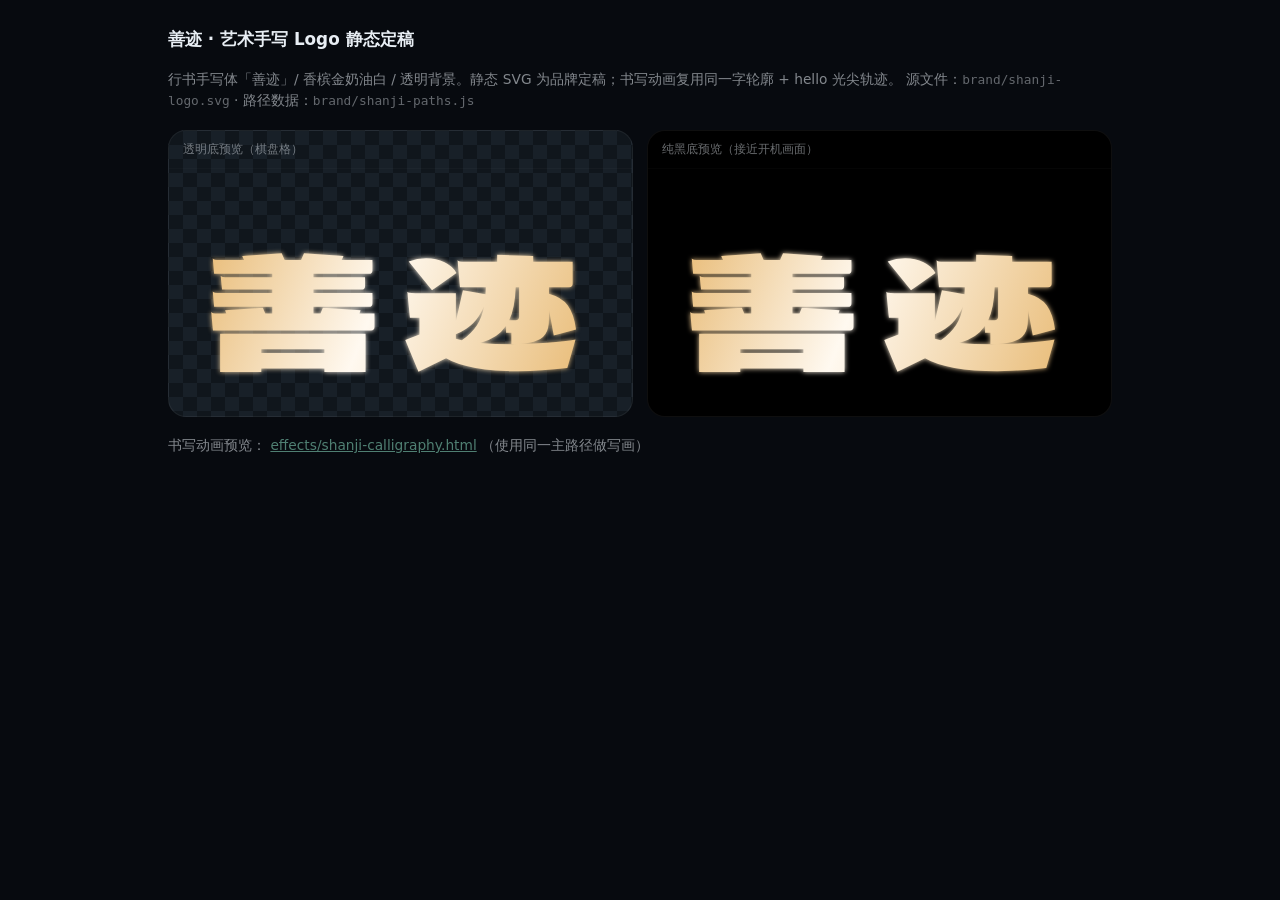
<file: brand/logo-preview.html>
<!doctype html>
<html lang="zh-CN">
<head>
<meta charset="utf-8" />
<meta name="viewport" content="width=device-width, initial-scale=1" />
<title>善迹 Logo · 静态笔迹定稿</title>
<style>
  :root { color-scheme: dark; }
  * { box-sizing: border-box; }
  html, body { margin: 0; min-height: 100%; background: #070a0f; color: #e8eef4;
    font-family: "SF Pro Text", "PingFang SC", system-ui, sans-serif; }
  .wrap { max-width: 980px; margin: 0 auto; padding: 28px 18px 48px; display: grid; gap: 18px; }
  h1 { margin: 0; font-size: 1.05rem; font-weight: 650; }
  p { margin: 0; opacity: .55; font-size: .86rem; line-height: 1.55; }
  .panel {
    border-radius: 18px; overflow: hidden; border: 1px solid rgba(255,255,255,.06);
    /* 透明底预览棋盘 */
    background-color: #10161c;
    background-image:
      linear-gradient(45deg, #182028 25%, transparent 25%),
      linear-gradient(-45deg, #182028 25%, transparent 25%),
      linear-gradient(45deg, transparent 75%, #182028 75%),
      linear-gradient(-45deg, transparent 75%, #182028 75%);
    background-size: 28px 28px;
    background-position: 0 0, 0 14px, 14px -14px, -14px 0;
  }
  .panel.black { background: #000; background-image: none; }
  .panel img, .panel object, .panel svg { display: block; width: 100%; height: auto; }
  .row { display: grid; gap: 14px; }
  @media (min-width: 800px) { .row { grid-template-columns: 1fr 1fr; } }
  .label { padding: 10px 14px; font-size: .75rem; opacity: .45; border-bottom: 1px solid rgba(255,255,255,.05); }
  a { color: #8be0c4; }
  code { font-size: .8rem; opacity: .75; }
</style>
</head>
<body>
  <div class="wrap">
    <h1>善迹 · 艺术手写 Logo 静态定稿</h1>
    <p>
      行书手写体「善迹」/ 香槟金奶油白 / 透明背景。静态 SVG 为品牌定稿；书写动画复用同一字轮廓 + hello 光尖轨迹。
      源文件：<code>brand/shanji-logo.svg</code> · 路径数据：<code>brand/shanji-paths.js</code>
    </p>

    <div class="row">
      <div>
        <div class="panel">
          <div class="label">透明底预览（棋盘格）</div>
          <img src="./shanji-logo.svg" alt="善迹 Logo" />
        </div>
      </div>
      <div>
        <div class="panel black">
          <div class="label">纯黑底预览（接近开机画面）</div>
          <img src="./shanji-logo.svg" alt="善迹 Logo on black" />
        </div>
      </div>
    </div>

    <p>
      书写动画预览：
      <a href="../effects/shanji-calligraphy.html">effects/shanji-calligraphy.html</a>
      （使用同一主路径做写画）
    </p>
  </div>
</body>
</html>
</file>
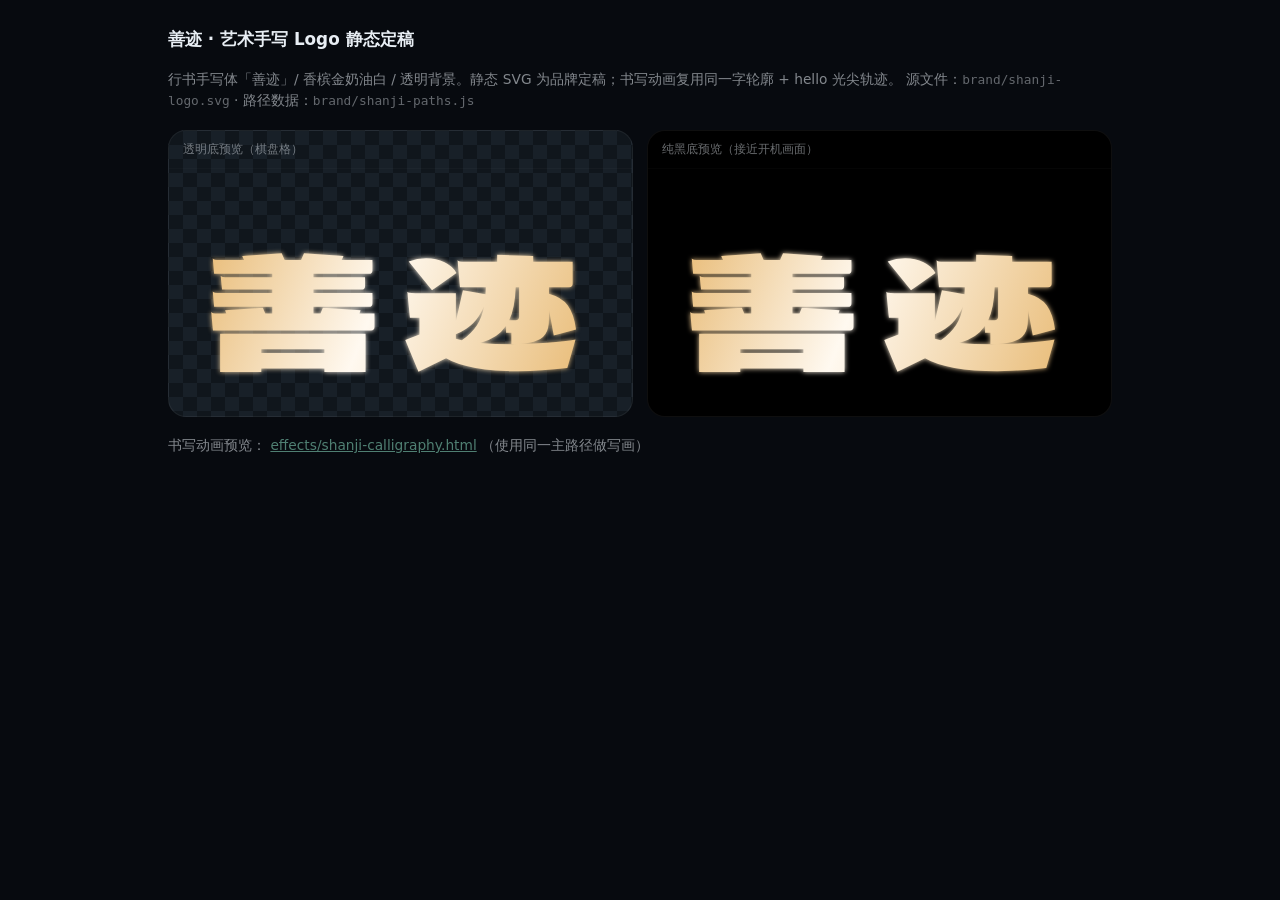
<file: effects/hello-apple.html>
<!doctype html>
<html lang="zh-CN">
<head>
<meta charset="utf-8" />
<meta http-equiv="refresh" content="0; url=../brand/logo-preview.html" />
<title>跳转善迹 Logo</title>
</head>
<body style="background:#070a0f;color:#ccc;font-family:sans-serif;padding:24px">
  <a href="../brand/logo-preview.html" style="color:#8be0c4">打开善迹 Logo 定稿预览</a>
</body>
</html>
</file>
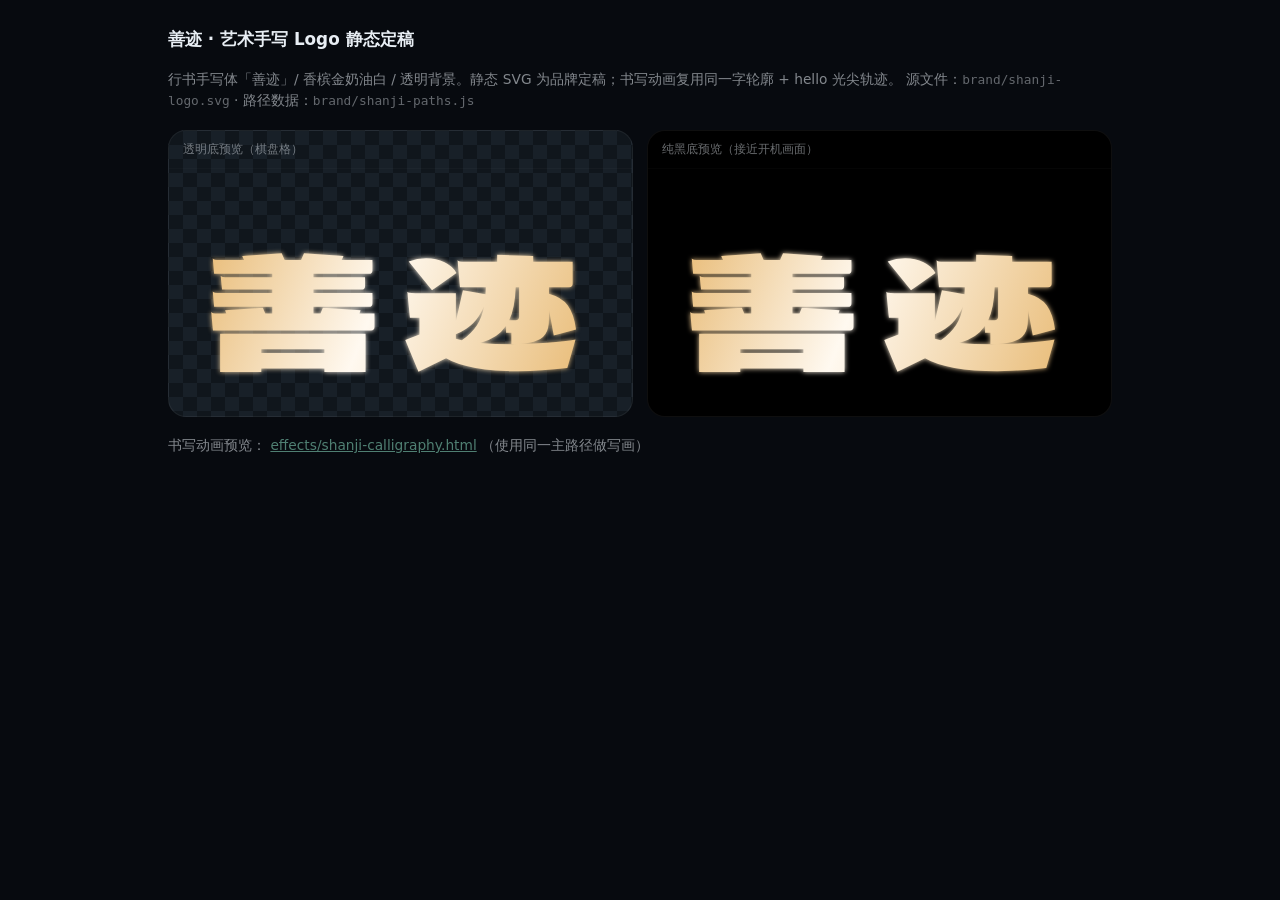
<file: effects/preview.html>
<!doctype html>
<html lang="zh-CN">
<head>
<meta charset="utf-8" />
<meta http-equiv="refresh" content="0; url=../brand/logo-preview.html" />
<title>善迹</title>
</head>
<body style="background:#070a0f;color:#ccc;font-family:sans-serif;padding:24px">
  <a href="../brand/logo-preview.html" style="color:#8be0c4">Logo 定稿</a>
  ·
  <a href="./shanji-calligraphy.html" style="color:#8be0c4">书写动画</a>
</body>
</html>
</file>
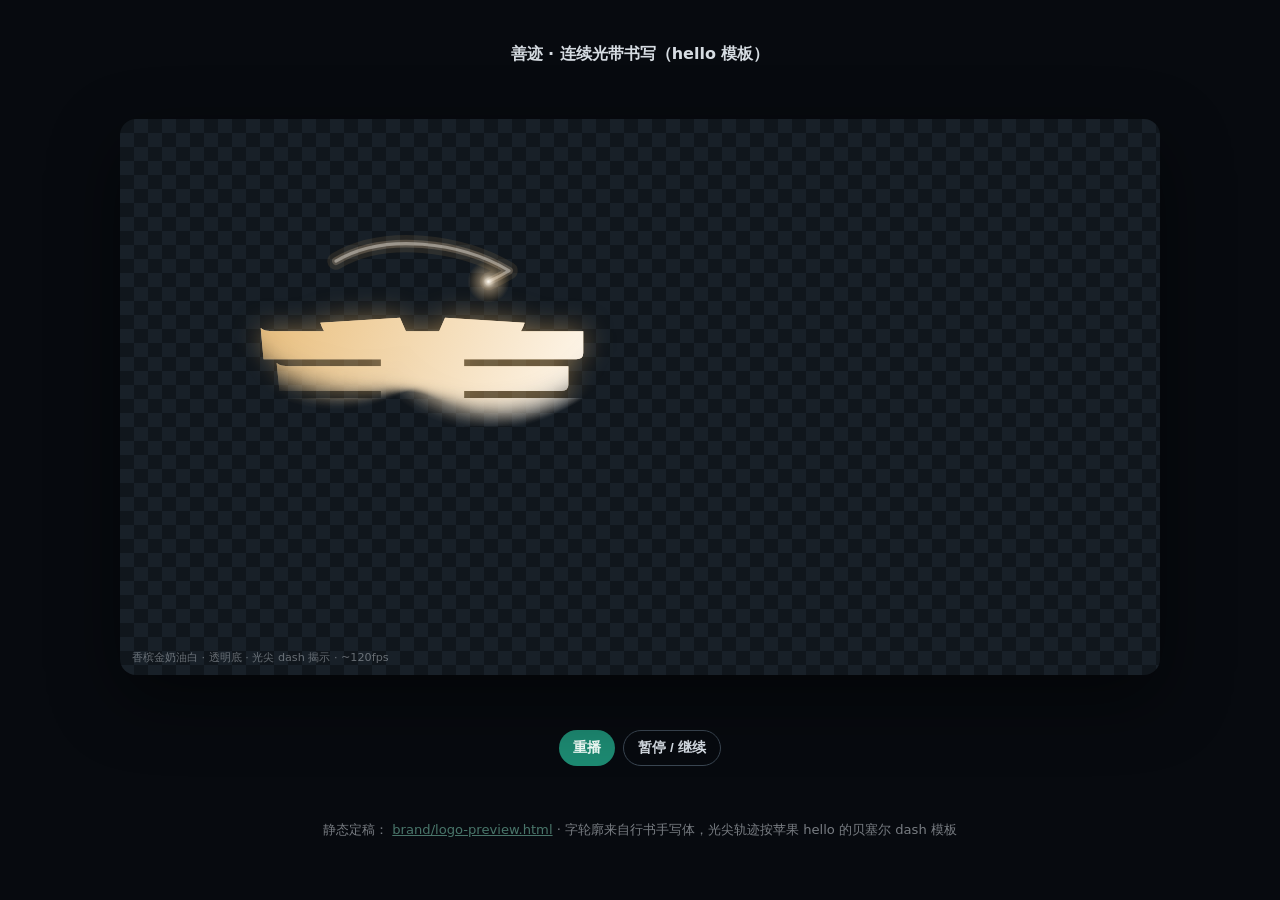
<file: effects/shanji-calligraphy.html>
<!doctype html>
<html lang="zh-CN">
<head>
<meta charset="utf-8" />
<meta name="viewport" content="width=device-width, initial-scale=1" />
<title>善迹 · 苹果式光带书写</title>
<style>
  :root { color-scheme: dark; }
  * { box-sizing: border-box; }
  html, body {
    margin: 0; height: 100%; background: #070a0f; color: #e8eef4;
    font-family: "SF Pro Text", "PingFang SC", system-ui, sans-serif;
  }
  .wrap {
    min-height: 100%; display: grid; place-items: center; gap: 14px;
    padding: 24px 16px 40px;
  }
  h1 { margin: 0; font-size: 1rem; font-weight: 650; opacity: .92; }
  p { margin: 0; font-size: .82rem; opacity: .5; text-align: center; max-width: 42rem; line-height: 1.55; }
  .stage {
    width: min(96vw, 1040px);
    aspect-ratio: 972 / 520;
    border-radius: 16px; overflow: hidden; position: relative;
    background-color: #10161c;
    background-image:
      linear-gradient(45deg, #182028 25%, transparent 25%),
      linear-gradient(-45deg, #182028 25%, transparent 25%),
      linear-gradient(45deg, transparent 75%, #182028 75%),
      linear-gradient(-45deg, transparent 75%, #182028 75%);
    background-size: 28px 28px;
    background-position: 0 0, 0 14px, 14px -14px, -14px 0;
    box-shadow: 0 24px 70px rgba(0,0,0,.48);
  }
  canvas { display: block; width: 100%; height: 100%; }
  .hint { position: absolute; left: 12px; bottom: 10px; font-size: .7rem; opacity: .4; pointer-events: none; }
  .actions { display: flex; gap: 8px; flex-wrap: wrap; justify-content: center; }
  button {
    appearance: none; border: 0; border-radius: 999px; padding: 8px 14px; cursor: pointer;
    background: #1d8a72; color: #f4fffb; font-weight: 600; font-size: .85rem;
  }
  button.ghost { background: transparent; color: #d7dee6; border: 1px solid #3a4652; }
  a { color: #8be0c4; }
</style>
</head>
<body>
  <div class="wrap">
    <h1>善迹 · 连续光带书写（hello 模板）</h1>
    <div class="stage">
      <canvas id="c" aria-label="善迹书写动画"></canvas>
      <div class="hint">香槟金奶油白 · 透明底 · 光尖 dash 揭示 · ~120fps</div>
    </div>
    <div class="actions">
      <button type="button" id="replay">重播</button>
      <button type="button" class="ghost" id="pause">暂停 / 继续</button>
    </div>
    <p>
      静态定稿：
      <a href="../brand/logo-preview.html">brand/logo-preview.html</a>
      · 字轮廓来自行书手写体，光尖轨迹按苹果 hello 的贝塞尔 dash 模板
    </p>
  </div>

  <svg width="0" height="0" aria-hidden="true" style="position:absolute">
    <path id="mainPath" fill="none" />
  </svg>

<script type="module">
import { VIEWBOX, MAIN_PATH, GLYPH_PATHS } from '../brand/shanji-paths.js';

const canvas = document.getElementById('c');
const ctx = canvas.getContext('2d', { alpha: true, desynchronized: true });
const mainEl = document.getElementById('mainPath');
mainEl.setAttribute('d', MAIN_PATH);

const glyphPaths = GLYPH_PATHS.map((d) => new Path2D(d));
const writePath = new Path2D(MAIN_PATH);

const ease = (t) => (t < 0.5 ? 4 * t * t * t : 1 - ((-2 * t + 2) ** 3) / 2);

let mainLen = 1;
const stamp = document.createElement('canvas');
const stampCtx = stamp.getContext('2d');
const ink = document.createElement('canvas');
const inkCtx = ink.getContext('2d');
const mask = document.createElement('canvas');
const maskCtx = mask.getContext('2d');
const revealed = document.createElement('canvas');
const revealedCtx = revealed.getContext('2d');

function measure() {
  mainLen = Math.max(1, mainEl.getTotalLength());
}

function paintInkLayer(w, h, scale, ox, oy) {
  ink.width = w;
  ink.height = h;
  inkCtx.setTransform(1, 0, 0, 1, 0, 0);
  inkCtx.clearRect(0, 0, w, h);
  inkCtx.translate(ox, oy);
  inkCtx.scale(scale, scale);

  // soft outer glow
  inkCtx.save();
  inkCtx.shadowColor = 'rgba(230,181,106,0.55)';
  inkCtx.shadowBlur = 28;
  inkCtx.fillStyle = '#F3D7B0';
  glyphPaths.forEach((p) => inkCtx.fill(p));
  inkCtx.restore();

  // champagne core
  const g = inkCtx.createLinearGradient(60, 80, VIEWBOX.w - 40, 420);
  g.addColorStop(0, '#E6B56A');
  g.addColorStop(0.45, '#FFF9F0');
  g.addColorStop(1, '#E6B56A');
  inkCtx.fillStyle = g;
  glyphPaths.forEach((p) => inkCtx.fill(p));
}

function ensureStamp(scale) {
  // 覆盖单字半宽，书写路径扫过时能整字显现
  const r = Math.max(90, 155 * scale);
  const size = Math.ceil(r * 2.6);
  if (stamp.width === size && stamp._r === r) return r;
  stamp.width = size;
  stamp.height = size;
  stamp._r = r;
  stampCtx.clearRect(0, 0, size, size);
  const c = size / 2;
  const grad = stampCtx.createRadialGradient(c, c, 0, c, c, r);
  grad.addColorStop(0, 'rgba(255,255,255,1)');
  grad.addColorStop(0.42, 'rgba(255,255,255,0.92)');
  grad.addColorStop(0.78, 'rgba(255,255,255,0.35)');
  grad.addColorStop(1, 'rgba(255,255,255,0)');
  stampCtx.fillStyle = grad;
  stampCtx.beginPath();
  stampCtx.arc(c, c, r, 0, Math.PI * 2);
  stampCtx.fill();
  return r;
}

function resize() {
  const rect = canvas.getBoundingClientRect();
  const dpr = Math.min(window.devicePixelRatio || 1, 3);
  const w = Math.max(1, Math.round(rect.width * dpr));
  const h = Math.max(1, Math.round(rect.height * dpr));
  canvas.width = w;
  canvas.height = h;
  mask.width = w;
  mask.height = h;
  revealed.width = w;
  revealed.height = h;

  const scale = Math.min(w / VIEWBOX.w, h / VIEWBOX.h) * 0.9;
  const ox = (w - VIEWBOX.w * scale) / 2;
  const oy = (h - VIEWBOX.h * scale) / 2;
  paintInkLayer(w, h, scale, ox, oy);
  canvas._layout = { scale, ox, oy, w, h };
}

function strokeTube(drawn, scale) {
  const { ox, oy } = canvas._layout;
  ctx.save();
  ctx.translate(ox, oy);
  ctx.scale(scale, scale);
  ctx.lineCap = 'round';
  ctx.lineJoin = 'round';
  ctx.setLineDash([Math.max(0, drawn), Math.max(0, mainLen)]);
  ctx.lineDashOffset = 0;

  // 底衬光带克制一点，主体让给行书字
  ctx.strokeStyle = 'rgba(230,181,106,0.10)';
  ctx.lineWidth = 18;
  ctx.stroke(writePath);

  ctx.strokeStyle = 'rgba(243,215,176,0.22)';
  ctx.lineWidth = 8;
  ctx.stroke(writePath);

  ctx.strokeStyle = 'rgba(255,249,240,0.40)';
  ctx.lineWidth = 3.2;
  ctx.stroke(writePath);
  ctx.setLineDash([]);
  ctx.restore();
}

function drawProgress(p) {
  const { scale, ox, oy, w, h } = canvas._layout;
  ctx.clearRect(0, 0, w, h);

  const writeP = Math.min(1, p / 0.88);
  const drawn = mainLen * ease(writeP);

  // soft brush mask
  maskCtx.setTransform(1, 0, 0, 1, 0, 0);
  maskCtx.clearRect(0, 0, w, h);
  ensureStamp(scale);
  const steps = Math.max(36, Math.ceil(drawn / Math.max(4, 10 * scale)));
  for (let i = 0; i <= steps; i++) {
    const len = (drawn * i) / steps;
    const pt = mainEl.getPointAtLength(Math.min(len, mainLen));
    const x = ox + pt.x * scale;
    const y = oy + pt.y * scale;
    maskCtx.drawImage(stamp, x - stamp.width / 2, y - stamp.height / 2);
  }
  if (p > 0.9) {
    const fade = Math.min(1, (p - 0.9) / 0.1);
    maskCtx.globalAlpha = fade;
    maskCtx.fillStyle = '#fff';
    maskCtx.fillRect(0, 0, w, h);
    maskCtx.globalAlpha = 1;
  }

  // ink ∩ mask on dedicated buffer
  revealedCtx.setTransform(1, 0, 0, 1, 0, 0);
  revealedCtx.clearRect(0, 0, w, h);
  revealedCtx.globalCompositeOperation = 'source-over';
  revealedCtx.drawImage(ink, 0, 0);
  revealedCtx.globalCompositeOperation = 'destination-in';
  revealedCtx.drawImage(mask, 0, 0);
  revealedCtx.globalCompositeOperation = 'source-over';

  // 1) hello tube under  2) revealed calligraphy  3) tip
  strokeTube(drawn, scale);
  ctx.drawImage(revealed, 0, 0);

  if (p > 0.01 && p < 0.95) {
    const tip = mainEl.getPointAtLength(Math.min(drawn, mainLen));
    const tx = ox + tip.x * scale;
    const ty = oy + tip.y * scale;
    const g = ctx.createRadialGradient(tx, ty, 0, tx, ty, 22 * scale);
    g.addColorStop(0, 'rgba(255,252,245,0.95)');
    g.addColorStop(0.35, 'rgba(243,215,176,0.45)');
    g.addColorStop(1, 'rgba(230,181,106,0)');
    ctx.fillStyle = g;
    ctx.beginPath();
    ctx.arc(tx, ty, 22 * scale, 0, Math.PI * 2);
    ctx.fill();
  }
}

const WRITE_MS = 3800;
const HOLD_MS = 1600;
const GAP_MS = 480;
const CYCLE = WRITE_MS + HOLD_MS + GAP_MS;
const FRAME_DT = 1000 / 120;

let paused = false;
let acc = 0;
let last = performance.now();
let t0 = last;

function frame(now) {
  const wall = Math.min(48, now - last);
  last = now;
  if (!paused) {
    acc += wall;
    let steps = 0;
    while (acc >= FRAME_DT && steps < 3) { acc -= FRAME_DT; steps++; }
    const elapsed = (now - t0) % CYCLE;
    let progress = 0;
    if (elapsed < WRITE_MS) progress = ease(elapsed / WRITE_MS);
    else if (elapsed < WRITE_MS + HOLD_MS) progress = 1;
    else progress = 0;
    drawProgress(progress);
  }
  requestAnimationFrame(frame);
}

document.getElementById('replay').onclick = () => { t0 = performance.now(); paused = false; };
document.getElementById('pause').onclick = () => {
  paused = !paused;
  if (!paused) last = performance.now();
};

measure();
resize();
window.addEventListener('resize', () => { resize(); });
requestAnimationFrame((t) => { last = t; t0 = t; requestAnimationFrame(frame); });
</script>
</body>
</html>
</file>
<file: assets/index-CGa1OMe2.css>
:root{--void: #0a0e12;--bg: #10161c;--bg-elev: #182028;--rail: #24303a;--paper: #efe8db;--paper-2: #f7f2e8;--ink: #141a20;--ink-soft: #4a5560;--fog: #9aa7b3;--flow: #0f7a64;--flow-bright: #3ecfad;--signal: #d0893b;--danger: #c45745;--hair: rgba(239, 232, 219, .1);--hair-strong: rgba(239, 232, 219, .22);--ease: cubic-bezier(.16, 1, .3, 1);--ease-out: cubic-bezier(.23, 1, .32, 1);--dur-fast: .14s;--dur: .28s;--dur-slow: .52s;color:var(--paper);background:radial-gradient(900px 480px at 12% -8%,rgba(15,122,100,.16),transparent 55%),radial-gradient(700px 420px at 100% 0%,rgba(208,137,59,.1),transparent 50%),var(--bg);font-family:IBM Plex Sans,PingFang SC,Microsoft YaHei,sans-serif;line-height:1.55;font-feature-settings:"ss01" on}*{box-sizing:border-box}html,body,#root{min-height:100%;margin:0}body{min-height:100vh}a{color:inherit;text-decoration:none}button,input,textarea,select{font:inherit}:focus-visible{outline:2px solid var(--flow-bright);outline-offset:3px}.shell{min-height:100vh;display:flex;flex-direction:column}.nav{display:flex;align-items:center;justify-content:space-between;gap:16px;padding:12px clamp(16px,3vw,28px);border-bottom:1px solid var(--hair);background:#0a0e12c7;-webkit-backdrop-filter:blur(14px);backdrop-filter:blur(14px);position:sticky;top:0;z-index:30}.brand{font-family:Fraunces,Georgia,serif;font-size:1.28rem;font-weight:650;letter-spacing:-.02em;display:inline-flex;align-items:baseline;gap:.18em;white-space:nowrap;flex-shrink:0}.brand span{color:var(--flow-bright);font-style:italic;font-weight:500}.nav-links{display:flex;gap:4px 6px;flex-wrap:wrap;align-items:center;justify-content:flex-end;color:var(--fog);font-size:.92rem}@media(max-width:720px){.nav{flex-direction:column;align-items:stretch;padding:10px 14px;gap:8px}.brand{font-size:1.12rem}.nav-links{justify-content:flex-start;width:100%;gap:4px;font-size:.84rem;overflow-x:auto;flex-wrap:nowrap;-webkit-overflow-scrolling:touch;padding-bottom:2px}.nav-links a,.nav-links .btn{flex:0 0 auto;padding:7px 10px;white-space:nowrap}.nav-user{margin-left:0;padding-left:0;border-left:0;max-width:7em;overflow:hidden;text-overflow:ellipsis;white-space:nowrap}}.nav-links a{padding:6px 10px;border-radius:8px}.nav-links a:hover{color:var(--paper);background:#ffffff0a}.nav-links a.active{color:var(--paper);background:#3ecfad1f}.nav-user{margin-left:6px;padding-left:10px;border-left:1px solid var(--hair-strong);color:var(--paper);font-size:.88rem}.main{width:min(1120px,calc(100% - 32px));margin:0 auto;padding:28px 0 72px;flex:1}@media(max-width:720px){.main{width:calc(100% - 24px);padding:16px 0 88px}.page-title{font-size:clamp(1.45rem,7vw,1.9rem)}.page-lead{margin-bottom:14px;font-size:.92rem}}.page-title{font-family:Fraunces,Georgia,serif;font-weight:650;letter-spacing:-.03em;font-size:clamp(1.8rem,3.5vw,2.4rem);margin:0 0 8px;line-height:1.15}.page-lead{margin:0 0 22px;color:var(--fog);max-width:52ch}.hero{position:relative;display:grid;grid-template-columns:1.05fr .95fr;gap:18px;align-items:stretch;margin-bottom:36px;min-height:360px}@media(max-width:860px){.hero{grid-template-columns:1fr;min-height:0;gap:12px;margin-bottom:22px}.hero-copy{padding:20px 16px 16px;border-radius:14px}.hero-copy h1{font-size:clamp(1.55rem,7.2vw,2.1rem);max-width:none}.hero-copy p{font-size:.95rem;max-width:none}.cta-row .btn{flex:1 1 auto;text-align:center}.lowpoly{min-height:220px;border-radius:14px}.stat-strip{gap:8px;margin-top:14px}.stat{padding:10px 12px}.stat b{font-size:1.15rem}.panel{padding:16px 14px 14px;border-radius:14px}.card{padding:14px 12px;border-radius:12px}.card-grid{grid-template-columns:1fr;gap:10px}.amount-board{grid-template-columns:1fr}.split-bar{grid-template-columns:72px 1fr 58px;font-size:.82rem}.auth-shell{margin-top:8px;max-width:none}.table{display:block;overflow-x:auto;-webkit-overflow-scrolling:touch}.footer{padding:16px 14px 28px;font-size:.75rem}.chart{height:260px}.map-stage{height:240px}.filter-row{gap:6px}.filter-row .btn.small{padding:8px 10px}.btn,.btn.small{min-height:40px}.form input{font-size:16px}}.hero-copy{position:relative;z-index:1;display:flex;flex-direction:column;justify-content:center;padding:28px 26px 26px;border:1px solid var(--hair-strong);border-radius:4px 22px 22px 4px;background:linear-gradient(135deg,#182028f2,#10161ceb);box-shadow:0 24px 60px #00000059;overflow:hidden}.hero-copy:before{content:"";position:absolute;left:0;top:18px;bottom:18px;width:3px;background:linear-gradient(180deg,var(--flow-bright),var(--signal));border-radius:999px}.hero-kicker{color:var(--flow-bright);font-size:.84rem;font-weight:500;margin-bottom:10px}.hero-copy h1{font-family:Fraunces,Georgia,serif;font-size:clamp(2.05rem,4.2vw,3.15rem);margin:0 0 14px;font-weight:650;letter-spacing:-.035em;line-height:1.12;max-width:11em}.hero-copy p{color:var(--fog);margin:0 0 20px;max-width:38ch;font-size:1.02rem}.cta-row{display:flex;gap:10px;flex-wrap:wrap}.btn{-webkit-appearance:none;-moz-appearance:none;appearance:none;border:0;border-radius:10px;padding:11px 16px;cursor:pointer;background:var(--flow);color:#f4fffb;font-weight:600;transition:transform var(--dur-fast) var(--ease-out),background var(--dur) var(--ease),box-shadow var(--dur) var(--ease)}.btn:hover{background:#129075;transform:translateY(-1px);box-shadow:0 10px 24px #0f7a6447}.btn:active{transform:scale(.97)}.btn.ghost{background:transparent;color:var(--paper);border:1px solid var(--hair-strong);box-shadow:none}.btn.ghost:hover{background:#ffffff0d;box-shadow:none}.panel .btn.ghost{color:var(--ink);border-color:#d5ccbc}.panel .btn.ghost:hover{background:#141a200a}.btn.amber{background:var(--signal);color:#1a1208}.btn.amber:hover{background:#e09a45;box-shadow:0 10px 24px #d0893b47}.btn.small{padding:7px 12px;font-size:.9rem;border-radius:8px}.section-head{display:flex;align-items:end;justify-content:space-between;gap:12px;margin:8px 0 14px;padding-bottom:10px;border-bottom:1px solid var(--hair)}.section-head h2{margin:0;font-family:Fraunces,Georgia,serif;font-weight:650;letter-spacing:-.02em;font-size:1.45rem}.section-head a{color:var(--flow-bright);font-size:.92rem}.section-head a:hover{text-decoration:underline}.card-grid{display:grid;grid-template-columns:repeat(auto-fill,minmax(260px,1fr));gap:14px}.card{position:relative;background:var(--bg-elev);border:1px solid var(--hair);border-radius:16px;padding:18px 16px 16px;overflow:hidden;transition:border-color .2s var(--ease),transform .2s var(--ease),background .2s var(--ease)}.card:after{content:"";position:absolute;inset:auto 0 0 0;height:2px;background:linear-gradient(90deg,transparent,var(--flow-bright),transparent);opacity:0;transition:opacity .2s var(--ease)}.card:hover{transform:translateY(-2px);border-color:#3ecfad59;background:#1b2530}.card:hover:after{opacity:1}.card h3{margin:0 0 8px;font-size:1.05rem;letter-spacing:-.01em;line-height:1.35}.card p{margin:0;color:var(--fog);font-size:.92rem}.card.paper{background:var(--paper-2);color:var(--ink);border-color:#e2d8c6}.card.paper:hover{background:#fffaf1;border-color:#d4c5ab}.card.paper p{color:var(--ink-soft)}.card.paper:after{background:linear-gradient(90deg,transparent,var(--flow),transparent)}.meta{display:flex;gap:8px;flex-wrap:wrap;margin-top:14px}.chip{font-size:.76rem;font-weight:500;padding:4px 8px;border-radius:6px;border:1px solid rgba(62,207,173,.28);color:var(--flow-bright);background:#0f7a641a}.chip.warm{border-color:#d0893b59;color:#e4b573;background:#d0893b1f}.card.paper .chip{color:var(--flow);border-color:#0f7a6440;background:#0f7a6414}.card.paper .chip.warm{color:#9a6424;border-color:#9a64244d;background:#d0893b1f}.panel{background:var(--paper);color:var(--ink);border-radius:18px;padding:22px 22px 20px;box-shadow:0 18px 40px #00000038;border:1px solid #e5dccb}.panel h2,.panel h3{margin-top:0;font-family:Fraunces,Georgia,serif;font-weight:650;letter-spacing:-.02em}.muted{color:var(--fog)}.panel .muted{color:var(--ink-soft)}.mono{font-family:IBM Plex Mono,ui-monospace,monospace;font-size:.92em}.tag{font-size:.76rem;font-weight:500;padding:4px 8px;border-radius:6px;border:1px solid rgba(62,207,173,.28);color:var(--flow-bright);background:#0f7a641a}.panel .tag,.panel .chip{color:var(--flow);border-color:#0f7a6440;background:#0f7a6414}.tag.warn{border-color:#d0893b59;color:#e4b573;background:#d0893b1f}.panel .tag.warn,.panel .chip.warm{color:#9a6424;border-color:#9a64244d;background:#d0893b1f}.filter-row{display:flex;gap:8px;flex-wrap:wrap;margin-bottom:4px}.filter-row .btn.ghost{color:var(--fog);border-color:var(--hair-strong)}.filter-row .btn.ghost:hover{color:var(--paper);background:#ffffff0d}.hero-copy,.lowpoly{animation:rise .7s var(--ease) both}.lowpoly{animation-delay:.08s}.hero-line{animation:rise .55s var(--ease) both;animation-delay:calc(.06s * var(--i, 0) + .12s)}@keyframes rise{0%{opacity:0;transform:translateY(14px)}to{opacity:1;transform:none}}.case-card h3{margin:0;font-size:1.12rem}.case-year{font-family:IBM Plex Mono,monospace;color:var(--flow);font-size:.92rem;margin-right:6px}.auth-shell{max-width:440px;margin:24px auto 0}.donate-box h2{margin-bottom:6px}.node-list{list-style:none;margin:16px 0 0;padding:0;display:grid;gap:10px}.node-list li{padding:12px 14px;border-radius:12px;background:var(--paper-2);border:1px solid #e5dccb}.node-list strong{display:block;margin-bottom:4px}.empty{padding:28px 18px;text-align:center;color:var(--ink-soft);border:1px dashed #d8cdb8;border-radius:12px}.status-pill{display:inline-flex;align-items:center;gap:6px;font-size:.82rem;font-weight:500;padding:5px 10px;border-radius:999px;background:#0f7a641a;color:var(--flow)}.status-pill:before{content:"";width:7px;height:7px;border-radius:50%;background:currentColor}.status-pill.busy{background:#d0893b24;color:#9a6424;animation:busy-glow 2s ease-in-out infinite}.form{display:grid;gap:12px;max-width:420px}.form label{display:grid;gap:6px;font-size:.92rem;font-weight:500}.form input,.form textarea,.form select{border:1px solid #d5ccbc;border-radius:10px;padding:11px 12px;background:#fffdf8;transition:border-color .15s ease,box-shadow .15s ease}.form input:focus,.form textarea:focus,.form select:focus{border-color:var(--flow);box-shadow:0 0 0 3px #0f7a6426;outline:none}.stack{display:grid;gap:16px}.row{display:flex;gap:12px;flex-wrap:wrap;align-items:center}.split{display:grid;grid-template-columns:1.12fr .88fr;gap:16px}@media(max-width:900px){.split{grid-template-columns:1fr}}.progress{height:7px;background:#ffffff14;border-radius:999px;overflow:hidden;margin-top:14px}.card.paper .progress{background:#e7dfd1}.progress>span{display:block;height:100%;width:0;background:linear-gradient(90deg,var(--flow),var(--flow-bright));transition:width .9s var(--ease)}.reveal.is-in .progress>span,.progress.is-on>span,.card:hover .progress>span{width:var(--pw, 0%)}.timeline{list-style:none;margin:0;padding:0;display:grid;gap:0;position:relative}.timeline:before{content:"";position:absolute;left:5px;top:8px;bottom:8px;width:2px;background:linear-gradient(180deg,var(--flow),#d9d0c1)}.timeline li{display:grid;grid-template-columns:14px 1fr;gap:12px;align-items:start;padding:10px 0}.dot{width:12px;height:12px;border-radius:50%;margin-top:4px;background:var(--flow);box-shadow:0 0 0 4px #0f7a6429;position:relative;z-index:1}.dot.pending{background:#c5bbaa;box-shadow:none}.dot.active{background:var(--signal);box-shadow:0 0 0 4px #d0893b33;animation:dot-pulse 1.8s ease-out infinite}@keyframes dot-pulse{0%,to{box-shadow:0 0 0 4px #d0893b33}50%{box-shadow:0 0 0 8px #d0893b14}}.tl-item{opacity:0;transform:translate(-8px)}.trace-page.is-ready .tl-item{animation:tl-in .42s var(--ease) forwards;animation-delay:calc(.12s + var(--i, 0) * .08s)}@keyframes tl-in{to{opacity:1;transform:none}}.node{border:1px solid #ddd3c2;border-radius:12px;padding:13px 14px;background:var(--paper-2);cursor:pointer;transition:border-color .18s var(--ease),box-shadow .18s var(--ease)}.node:hover{border-color:#c9bda8}.node.open{border-color:var(--flow);box-shadow:0 0 0 3px #0f7a641f}.splits{display:grid;gap:7px;margin-top:12px}.split-bar{display:grid;grid-template-columns:88px 1fr 68px;gap:8px;align-items:center;font-size:.88rem}.split-bar .track{height:7px;background:#e8e0d2;border-radius:999px;overflow:hidden}.split-bar .track>i{display:block;height:100%;width:0;background:linear-gradient(90deg,var(--flow),#2fa88a);transition:width .7s var(--ease)}.node.open .split-bar .track>i{width:var(--w, 0%)}.node-body{display:grid;grid-template-rows:0fr;transition:grid-template-rows .32s var(--ease)}.node-body.show{grid-template-rows:1fr}.node-body-inner{overflow:hidden;opacity:0;transform:translateY(-4px);transition:opacity .28s var(--ease),transform .28s var(--ease)}.node-body.show .node-body-inner{opacity:1;transform:none;padding-top:10px}.map-stage{position:relative;height:300px;border-radius:16px;overflow:hidden;background:radial-gradient(circle at 18% 28%,rgba(62,207,173,.2),transparent 42%),radial-gradient(circle at 78% 62%,rgba(208,137,59,.16),transparent 38%),linear-gradient(165deg,#1a2530,#0e141a);border:1px solid var(--hair-strong)}.map-stage svg{width:100%;height:100%}.map-path{animation:draw-path 1.35s var(--ease) forwards}.map-ring{fill:none;stroke:#d0893b8c;stroke-width:2;animation:ring-pulse 1.6s ease-out infinite;transform-origin:center;transform-box:fill-box}.map-node{opacity:0;animation:node-pop .45s var(--ease) forwards}.map-stage.reduced .map-path{animation:none;stroke-dashoffset:0}.map-stage.reduced .map-node{opacity:1;animation:none}.map-stage.reduced .map-ring{animation:none}.map-label{position:absolute;left:12px;bottom:10px;font-size:.78rem;color:var(--fog);letter-spacing:.02em}@keyframes draw-path{to{stroke-dashoffset:0}}@keyframes node-pop{0%{opacity:0}to{opacity:1}}@keyframes ring-pulse{0%{opacity:.9;transform:scale(.7)}to{opacity:0;transform:scale(1.55)}}.lowpoly{position:relative;border-radius:22px 4px 22px 22px;overflow:hidden;min-height:360px;border:1px solid var(--hair-strong);isolation:isolate;box-shadow:0 24px 60px #00000047}.lowpoly .sky{position:absolute;top:0;right:0;bottom:40%;left:0;background:linear-gradient(180deg,#ef8f4a,#f2b36a 42%,#edd2a4)}.lowpoly .sun{position:absolute;top:12%;right:18%;width:46px;height:46px;border-radius:50%;background:radial-gradient(circle at 35% 35%,#fff4c8,#f0a24a 70%,transparent 72%);opacity:.9;animation:sun-breathe 5s ease-in-out infinite}.lowpoly .haze{position:absolute;top:28%;right:0;bottom:34%;left:0;background:linear-gradient(180deg,transparent,rgba(16,22,28,.08))}.lowpoly .hills{position:absolute;left:-12%;right:-12%;bottom:27%;height:44%;display:flex;gap:14px;animation:drift 22s linear infinite}.lowpoly .hill{flex:1;background:linear-gradient(180deg,#5f8a57,#3f6540);clip-path:polygon(6% 100%,18% 26%,82% 26%,94% 100%);opacity:.95}.lowpoly .hill:nth-child(odd){transform:translateY(8px);opacity:.85}.lowpoly .road{position:absolute;left:0;right:0;bottom:0;height:33%;background:linear-gradient(180deg,#7a8087,#5c6268)}.lowpoly .lane{position:absolute;left:0;right:0;top:46%;height:3px;background:repeating-linear-gradient(90deg,#efe8db 0 26px,transparent 26px 48px);animation:lane 1.15s linear infinite}.lowpoly .truck{position:absolute;right:13%;bottom:11%;width:92px;height:40px;filter:drop-shadow(0 6px 8px rgba(0,0,0,.25));animation:truck-bob .55s ease-in-out infinite;z-index:2}.lowpoly .truck .body{width:100%;height:25px;background:#c0392b;clip-path:polygon(0 32%,54% 32%,61% 0,100% 0,100% 100%,0 100%)}.lowpoly .truck .cabin-light{position:absolute;top:8px;right:10px;width:10px;height:8px;background:#f6e6a8;opacity:.85;animation:light-blink 2.4s ease-in-out infinite}.lowpoly .truck .beam{position:absolute;top:6px;right:-28px;width:36px;height:12px;background:linear-gradient(90deg,rgba(246,230,168,.55),transparent);clip-path:polygon(0 20%,100% 0,100% 100%,0 80%);opacity:.65;animation:light-blink 2.4s ease-in-out infinite}.lowpoly .truck .wheel{position:absolute;bottom:-2px;width:15px;height:15px;border-radius:50%;background:#1c1c1c;box-shadow:inset 0 0 0 3px #3a3a3a;animation:spin .55s linear infinite}.lowpoly .truck .w1{left:14px}.lowpoly .truck .w2{right:10px}.lowpoly .cloud{position:absolute;top:16%;width:78px;height:30px;background:#f8f4ec;clip-path:polygon(8% 72%,24% 18%,56% 8%,82% 32%,92% 72%);animation:drift 32s linear infinite;opacity:.88}.lowpoly .cloud.c1{left:16%}.lowpoly .cloud.c2{left:62%;top:11%;animation-duration:40s}.lowpoly .dust{position:absolute;bottom:14%;width:8px;height:8px;border-radius:50%;background:#efe8db73;animation:dust 1.4s linear infinite;z-index:1}.lowpoly .dust.d1{right:28%;animation-delay:0s}.lowpoly .dust.d2{right:31%;width:6px;height:6px;animation-delay:.35s}.lowpoly .dust.d3{right:25%;width:5px;height:5px;animation-delay:.7s}.lowpoly .flow-pulse{position:absolute;left:8%;right:8%;bottom:38%;height:2px;background:linear-gradient(90deg,transparent,rgba(62,207,173,.55),transparent);animation:flow-scan 2.8s var(--ease) infinite;opacity:.7}.lowpoly .caption{position:absolute;left:14px;bottom:12px;z-index:2;font-size:.78rem;color:#ffffffc7;background:#0a0e1259;-webkit-backdrop-filter:blur(6px);backdrop-filter:blur(6px);padding:4px 8px;border-radius:6px}.lowpoly.is-paused .hills,.lowpoly.is-paused .lane,.lowpoly.is-paused .truck,.lowpoly.is-paused .truck .wheel,.lowpoly.is-paused .truck .cabin-light,.lowpoly.is-paused .truck .beam,.lowpoly.is-paused .cloud,.lowpoly.is-paused .dust,.lowpoly.is-paused .sun,.lowpoly.is-paused .flow-pulse{animation-play-state:paused}@keyframes drift{0%{transform:translate(0)}to{transform:translate(-36%)}}@keyframes lane{0%{background-position:0 0}to{background-position:-48px 0}}@keyframes spin{to{transform:rotate(360deg)}}@keyframes truck-bob{0%,to{transform:translateY(0)}50%{transform:translateY(-2px)}}@keyframes light-blink{0%,to{opacity:.85}50%{opacity:.35}}@keyframes dust{0%{transform:translate(0) scale(1);opacity:.5}to{transform:translate(-42px,-10px) scale(.2);opacity:0}}@keyframes sun-breathe{0%,to{transform:scale(1);opacity:.85}50%{transform:scale(1.08);opacity:1}}@keyframes flow-scan{0%{transform:translate(-30%);opacity:0}30%{opacity:.75}to{transform:translate(30%);opacity:0}}.notice{margin-top:14px;padding:10px 12px;border-radius:10px;border:1px solid rgba(208,137,59,.28);background:#d0893b1a;color:#e8c48d;font-size:.86rem}.panel .notice{color:#8a5a1f;background:#f4e5cc;border-color:#e2c48f}.stat-strip{display:grid;grid-template-columns:repeat(3,1fr);gap:10px;margin:18px 0 4px}@media(max-width:640px){.stat-strip{grid-template-columns:1fr}}.stat{padding:12px 14px;border-radius:12px;background:#ffffff08;border:1px solid var(--hair)}.stat b{display:block;font-family:Fraunces,Georgia,serif;font-size:1.35rem;letter-spacing:-.02em;color:var(--flow-bright)}.stat span{color:var(--fog);font-size:.82rem}.table{width:100%;border-collapse:collapse;font-size:.92rem}.table th,.table td{text-align:left;padding:12px 8px;border-bottom:1px solid #e6ddd0}.table th{color:var(--ink-soft);font-weight:500;font-size:.82rem}.chart{width:100%;height:300px}.footer{color:var(--fog);font-size:.8rem;padding:18px 22px 30px;text-align:center;border-top:1px solid var(--hair)}.trace-hero{display:flex;justify-content:space-between;gap:16px;align-items:flex-start;flex-wrap:wrap}.amount-board{display:grid;grid-template-columns:repeat(3,minmax(90px,1fr));gap:8px;margin-top:14px}.amount-board .amount-cell,.amount-board div{background:#fffaf1;border:1px solid #e5d9c4;border-radius:12px;padding:10px 12px}.amount-cell{opacity:0;transform:translateY(8px)}.trace-page.is-ready .amount-cell{animation:rise .5s var(--ease) forwards;animation-delay:calc(.08s + var(--i, 0) * .1s)}.amount-board strong,.amount-board .count-up{display:block;font-family:IBM Plex Mono,monospace;font-size:1.05rem}.amount-board span{color:var(--ink-soft);font-size:.78rem}.reveal .reveal-item{opacity:0;transform:translateY(12px)}.reveal.is-in .reveal-item{animation:rise .5s var(--ease) forwards;animation-delay:calc(var(--reveal-delay, 0s) + var(--i, 0) * var(--stagger, .05s))}.reveal.is-in>.reveal-item:nth-child(1){--i: 0}.reveal.is-in>.reveal-item:nth-child(2){--i: 1}.reveal.is-in>.reveal-item:nth-child(3){--i: 2}.reveal.is-in>.reveal-item:nth-child(4){--i: 3}.reveal.is-in>.reveal-item:nth-child(5){--i: 4}.reveal.is-in>.reveal-item:nth-child(6){--i: 5}.reveal.is-in>.reveal-item:nth-child(7){--i: 6}.reveal.is-in>.reveal-item:nth-child(8){--i: 7}.reveal.is-in>.reveal-item:nth-child(9){--i: 8}.reveal.is-in>.reveal-item:nth-child(10){--i: 9}.reveal.is-in>.reveal-item:nth-child(n+11){--i: 10}.page-enter{animation:rise .55s var(--ease) both;animation-delay:calc(var(--i, 0) * .06s)}.trace-enter{opacity:0;transform:translateY(12px)}.trace-page.is-ready .trace-enter{animation:rise .55s var(--ease) forwards;animation-delay:calc(.05s + var(--i, 0) * .09s)}.node-enter{opacity:0;transform:translateY(8px)}.trace-page.is-ready .node-enter{animation:rise .45s var(--ease) forwards;animation-delay:calc(.35s + var(--i, 0) * .07s)}.chart-enter{animation:fade-soft .6s var(--ease) both;animation-delay:.2s}@keyframes fade-soft{0%{opacity:0}to{opacity:1}}@keyframes busy-glow{0%,to{box-shadow:0 0 #d0893b00}50%{box-shadow:0 0 0 6px #d0893b1f}}.modal-backdrop{position:fixed;top:0;right:0;bottom:0;left:0;z-index:80;background:#060a0eb8;-webkit-backdrop-filter:blur(6px);backdrop-filter:blur(6px);display:grid;place-items:center;padding:18px}.modal-sheet{width:min(640px,100%);max-height:min(88vh,860px);overflow:auto;background:var(--paper);color:var(--ink);border-radius:18px;border:1px solid #e5dccb;padding:20px 20px 18px;box-shadow:0 28px 80px #00000073}.modal-sheet:has(.event-detail){width:min(760px,100%)}.modal-sheet h2,.modal-sheet h3{font-family:Fraunces,Georgia,serif;font-weight:650}.modal-head{display:flex;justify-content:space-between;gap:12px;align-items:flex-start;margin-bottom:10px}.modal-meta{display:flex;flex-wrap:wrap;gap:8px;margin:10px 0 14px}.modal-actions{display:flex;flex-wrap:wrap;gap:8px;margin-top:16px}.party-sheet{width:min(420px,100%)}.proof-grid{display:grid;gap:10px;grid-template-columns:1fr}.proof-card{display:grid;grid-template-columns:72px 1fr;gap:12px;padding:10px;border-radius:12px;border:1px solid #e5dccb;background:#fffaf1}.proof-card.dim{opacity:.55}.proof-thumb{height:72px;border-radius:10px;display:grid;place-items:center;font-size:.78rem;font-weight:600;color:#f4fffb;position:relative;overflow:hidden}.proof-thumb.doc{background:linear-gradient(145deg,#0f7a64,#1a4a40)}.proof-thumb.invoice{background:linear-gradient(145deg,#d0893b,#8a5a1f)}.proof-thumb.photo{background:linear-gradient(180deg,#0a0e1226,#0a0e128c),linear-gradient(135deg,#5f8a57,#3f6540 40%,#7a8087)}.proof-thumb.photo i{position:absolute;top:18%;right:22%;bottom:18%;left:22%;border:1px solid rgba(255,255,255,.45);border-radius:4px}.proof-water{font-size:.78rem;color:var(--ink-soft);margin:4px 0}.proof-hash{font-size:.72rem;color:#6b7280;word-break:break-all}.triple-box{margin-top:14px;padding:12px;border-radius:12px;border:1px dashed #d8cdb8;background:#f7f2e8}.triple-grid{display:grid;grid-template-columns:repeat(3,1fr);gap:8px;margin:10px 0}.triple-grid span{display:block;font-size:.75rem;color:var(--ink-soft)}.triple-grid strong{font-size:.9rem}@media(max-width:640px){.triple-grid{grid-template-columns:1fr}}button.split-hit{width:100%;border:1px solid transparent;background:transparent;text-align:left;cursor:pointer;border-radius:10px;padding:6px 4px}button.split-hit:hover,button.split-hit.is-on{border-color:#0f7a6459;background:#0f7a640f}button.split-hit.is-on .track>i{background:linear-gradient(90deg,var(--signal),#e4b573)}.linkish{-webkit-appearance:none;-moz-appearance:none;appearance:none;border:0;background:none;color:var(--flow);padding:0;cursor:pointer;font:inherit;text-decoration:underline;text-underline-offset:2px}.alert-dot,.warn-dot{display:inline-block;width:8px;height:8px;border-radius:50%;margin-left:8px;vertical-align:middle}.alert-dot{background:var(--danger);box-shadow:0 0 0 3px #c4574533}.warn-dot{background:var(--signal);box-shadow:0 0 0 3px #d0893b38}.chip.alert-warn{color:#9a6424;border-color:#9a642459;background:#d0893b24}.chip.alert-danger{color:#8f3b30;border-color:#c4574559;background:#c457451f}.node-warn{border-color:#d0893b8c}.node-alert{border-color:#c457458c}.node-head{justify-content:space-between;cursor:pointer}.hint{font-size:.82rem}.tl-play strong{color:var(--flow)}.map-node.play .map-ring{animation-duration:.9s}.map-path-flow{animation:map-draw 1.35s var(--ease) forwards,map-flow 2.2s linear infinite}@keyframes map-flow{0%{stroke-dashoffset:24}to{stroke-dashoffset:0}}@media(prefers-reduced-motion:reduce){.lowpoly .hills,.lowpoly .lane,.lowpoly .truck,.lowpoly .truck .wheel,.lowpoly .truck .cabin-light,.lowpoly .truck .beam,.lowpoly .cloud,.lowpoly .dust,.lowpoly .sun,.lowpoly .flow-pulse,.hero-copy,.lowpoly,.hero-line,.page-enter,.trace-enter,.node-enter,.tl-item,.amount-cell,.reveal .reveal-item,.map-path,.map-path-flow,.map-ring,.map-node,.dot.active,.status-pill.busy,.chart-enter{animation:none!important}.reveal .reveal-item,.trace-enter,.node-enter,.tl-item,.amount-cell,.map-node{opacity:1!important;transform:none!important}.btn,.card,.node,.progress>span,.split-bar .track>i,.node-body,.node-body-inner{transition:none!important}.progress>span,.node.open .split-bar .track>i{width:var(--pw, var(--w, 0%))}.node-body.show{grid-template-rows:1fr}.node-body.show .node-body-inner{opacity:1;transform:none}}.motion-carousel{position:relative;padding:4px 0 8px;background:transparent}.motion-stage{position:relative;height:clamp(420px,58vw,560px);outline:none;touch-action:none;cursor:grab;-webkit-user-select:none;user-select:none;overflow:hidden;border-radius:0;background:#0a0e12}.motion-stage:active{cursor:grabbing}.motion-stage:focus-visible{outline:2px solid var(--flow-bright);outline-offset:4px}.curve-host{width:100%}.curve-canvas{display:block;width:100%;height:100%}.curve-fallback{width:100%;height:100%;display:grid;place-items:center;background:#0a0e12}.curve-fallback img{max-height:88%;max-width:70%;object-fit:cover;border-radius:18px}.motion-caption{position:relative;z-index:2;text-align:center;margin-top:10px;padding:0 12px}.motion-kicker{margin:0 0 6px;color:var(--flow-bright);font-size:.75rem;letter-spacing:.14em;text-transform:uppercase}.motion-title{margin:0;font-family:Fraunces,Georgia,serif;font-size:clamp(1.45rem,3vw,2rem);font-weight:650;letter-spacing:-.02em;display:inline-flex;flex-wrap:wrap;justify-content:center;gap:.35em .5em;align-items:baseline}.motion-title span{color:var(--signal);font-variant-numeric:tabular-nums}.motion-sub{margin:8px 0 0;color:var(--paper);font-weight:560;font-size:.98rem}.motion-note{margin:4px 0 0;color:var(--fog);font-size:.88rem}.motion-actions{display:flex;justify-content:center;align-items:center;gap:10px;margin-top:14px}.motion-hint{margin:10px 0 0;color:#9aa7b3b8;font-size:.75rem;letter-spacing:.02em}.event-detail{display:grid;grid-template-columns:minmax(180px,.9fr) minmax(220px,1.2fr);gap:18px;align-items:start}@media(max-width:720px){.event-detail{grid-template-columns:1fr}.motion-stage{height:380px}}.event-detail-media{border-radius:14px;overflow:hidden;border:1px solid var(--hair);background:#121820;aspect-ratio:3 / 4;max-height:420px}.event-detail-media img{width:100%;height:100%;object-fit:cover;display:block}.event-detail-body h3{margin:4px 0 10px;font-family:Fraunces,Georgia,serif;font-size:1.45rem;letter-spacing:-.02em;color:var(--ink)}.event-detail-body h4{margin:16px 0 6px;font-size:.92rem;color:var(--flow);letter-spacing:.04em}.event-detail-body p{margin:0;color:var(--ink-soft)}.event-detail-caption{margin:10px 0 0!important;color:var(--ink)!important}.event-detail-body .muted{margin-top:14px;color:var(--ink-soft)}.event-detail-body .motion-kicker{color:var(--flow)}.about-page{max-width:1100px;margin:0 auto}.about-head{text-align:center;margin-bottom:28px}.about-head .page-lead{margin-left:auto;margin-right:auto}.about-stage{display:grid;grid-template-columns:repeat(3,minmax(0,1fr));gap:clamp(16px,3vw,36px);align-items:start;justify-items:center;padding:12px 8px 48px}.about-sheet{width:100%;max-width:320px}@media(max-width:860px){.about-stage{grid-template-columns:1fr;justify-items:center}.about-sheet{max-width:360px}}html.home-water,html.home-water body,html.home-water #root{background:transparent!important}html.home-water .shell,html.home-water .main,html.home-water .footer{background:transparent}.home-page-content{position:relative;z-index:1;pointer-events:none}.home-page-content a,.home-page-content button,.home-page-content input,.home-page-content textarea,.home-page-content select,.home-page-content .card,.home-page-content .panel,.home-page-content .motion-carousel,.home-page-content .hero-copy,.home-page-content .lowpoly,.home-page-content .car-road-hero,.home-page-content .stat,.home-page-content .notice,.home-page-content canvas{pointer-events:auto}.car-road-hero{position:relative;width:100%;aspect-ratio:2 / 1;height:auto;min-height:0;align-self:center;border-radius:22px 4px 4px 22px;overflow:hidden;border:1px solid var(--hair-strong);background:#070a19;box-shadow:0 24px 60px #00000059,inset 0 0 0 1px #ffc4780f}.car-road-frame{position:absolute;top:0;right:0;bottom:0;left:0;display:block;width:100%;height:100%;border:0;background:#070a19}.car-road-caption{position:absolute;left:12px;bottom:10px;z-index:2;padding:5px 10px;border-radius:999px;background:#0a0e198c;color:#efe8dbe0;font-size:.72rem;letter-spacing:.04em;pointer-events:none;-webkit-backdrop-filter:blur(6px);backdrop-filter:blur(6px)}@media(max-width:860px){.car-road-hero{border-radius:14px}}.brand-intro{position:fixed;top:0;right:0;bottom:0;left:0;z-index:80;display:grid;place-items:center;background:#ece7de;transition:opacity .52s var(--ease-out),visibility .52s}.brand-intro.is-fading{opacity:0;visibility:hidden;pointer-events:none}.brand-intro-video{width:min(100vw,1280px);height:min(100vh,720px);max-width:100%;max-height:100%;object-fit:contain;background:#ece7de}.brand-intro-skip{position:absolute;right:clamp(14px,3vw,28px);bottom:clamp(14px,3vw,28px);-webkit-appearance:none;-moz-appearance:none;appearance:none;border:1px solid rgba(20,26,32,.18);border-radius:999px;padding:10px 18px;background:#ffffffb8;color:#141a20;font-weight:600;font-size:.9rem;letter-spacing:.02em;cursor:pointer;-webkit-backdrop-filter:blur(8px);backdrop-filter:blur(8px);box-shadow:0 10px 28px #141a201f;transition:transform var(--dur-fast) var(--ease),background var(--dur-fast) var(--ease)}.brand-intro-skip:hover{transform:translateY(-1px);background:#fff}.brand-showcase{display:grid;grid-template-columns:.92fr 1.08fr;gap:18px;align-items:center;margin:0 0 36px;padding:18px;border:1px solid var(--hair-strong);border-radius:18px;background:linear-gradient(145deg,rgba(239,232,219,.08),transparent 42%),linear-gradient(180deg,#182028eb,#10161ce0);box-shadow:0 18px 48px #00000047}.brand-showcase-copy{padding:8px 10px 8px 14px}.section-kicker{color:var(--signal);font-size:.8rem;font-weight:600;letter-spacing:.08em;text-transform:uppercase;margin-bottom:8px}.brand-showcase-copy h2{font-family:Fraunces,Georgia,serif;font-size:clamp(1.45rem,2.6vw,1.9rem);margin:0 0 10px;letter-spacing:-.02em;line-height:1.2}.brand-showcase-copy p{margin:0 0 16px;color:var(--fog);max-width:36ch;font-size:.95rem}.brand-showcase-stage{position:relative;aspect-ratio:16 / 9;border-radius:12px;overflow:hidden;background:#ece7de;border:1px solid rgba(239,232,219,.16);box-shadow:inset 0 0 0 1px #0000000a}.brand-showcase-video{display:block;width:100%;height:100%;object-fit:cover;cursor:pointer}.brand-showcase-play{position:absolute;top:0;right:0;bottom:0;left:0;margin:auto;width:56px;height:56px;border:0;border-radius:50%;background:#141a20b8;color:#efe8db;font-size:1.05rem;cursor:pointer;-webkit-backdrop-filter:blur(6px);backdrop-filter:blur(6px);box-shadow:0 12px 30px #00000047;transition:transform var(--dur-fast) var(--ease),background var(--dur-fast) var(--ease)}.brand-showcase-play:hover{transform:scale(1.05);background:#0f7a64e0}@media(max-width:860px){.brand-showcase{grid-template-columns:1fr;gap:12px;padding:14px;margin-bottom:22px;border-radius:14px}.brand-showcase-copy{padding:4px 2px 0}.brand-showcase-copy p{max-width:none}}.ff-bg{position:absolute;top:0;right:0;bottom:0;left:0;z-index:0;overflow:hidden;isolation:isolate;touch-action:pan-y;pointer-events:auto;cursor:crosshair}.ff-bg--root{position:fixed;top:0;right:0;bottom:0;left:0;z-index:0;width:100vw;height:100vh}.ff-glow{position:absolute;transform:translate(-50%,-50%);border-radius:50%;pointer-events:none;filter:blur(2px)}.ff-ambient,.ff-click{position:absolute;border:2px solid;border-radius:50%;pointer-events:none;transform:translate(-50%,-50%)}.ff-click{width:34px;height:34px;animation:ffClickRipple 1.4s ease-out forwards}.ff-flower{position:absolute;transform:translate(-50%,-50%);pointer-events:none;will-change:transform}.ff-flower-bob,.ff-flower-spin{width:100%;height:100%;will-change:transform}@keyframes ffDrift{0%{transform:translate(-50%,-50%) translate3d(calc(var(--drift-x) * -.45),calc(var(--drift-y) * -.35),0)}25%{transform:translate(-50%,-50%) translate3d(calc(var(--drift-x) * var(--phase-x)),calc(var(--drift-y) * -.75),0)}50%{transform:translate(-50%,-50%) translate3d(var(--drift-x),calc(var(--drift-y) * var(--phase-y)),0)}75%{transform:translate(-50%,-50%) translate3d(calc(var(--drift-x) * -.18),var(--drift-y),0)}to{transform:translate(-50%,-50%) translate3d(calc(var(--drift-x) * -.45),calc(var(--drift-y) * -.35),0)}}@keyframes ffBob{0%,to{transform:translateY(calc(var(--bob) * -.35))}50%{transform:translateY(calc(var(--bob) * .55))}}@keyframes ffRotate{0%,to{transform:rotate(var(--start-rotation))}50%{transform:rotate(calc(var(--start-rotation) + var(--rotation-sway)))}}@keyframes ffAmbientRipple{0%{transform:translate(-50%,-50%) scale(.35);opacity:.55}to{transform:translate(-50%,-50%) scale(4.8);opacity:0}}@keyframes ffClickRipple{0%{transform:translate(-50%,-50%) scale(.15);opacity:.75}to{transform:translate(-50%,-50%) scale(5.8);opacity:0}}@keyframes ffSoftGlow{0%{transform:translate(-50%,-50%) translate3d(-1%,-.5%,0) scale(1.02)}50%{transform:translate(-50%,-50%) translate3d(1%,.75%,0) scale(1.06)}to{transform:translate(-50%,-50%) translate3d(-1%,-.5%,0) scale(1.02)}}@keyframes ffWaterField{0%{transform:translate(-50%,-50%) scale(.98);opacity:var(--field-opacity, .12)}50%{transform:translate(-50%,-50%) scale(1.045);opacity:calc(var(--field-opacity, .12) * .72)}to{transform:translate(-50%,-50%) scale(.98);opacity:var(--field-opacity, .12)}}@media(prefers-reduced-motion:reduce){.ff-flower,.ff-glow,.ff-ambient{animation:none!important}}
</file>
